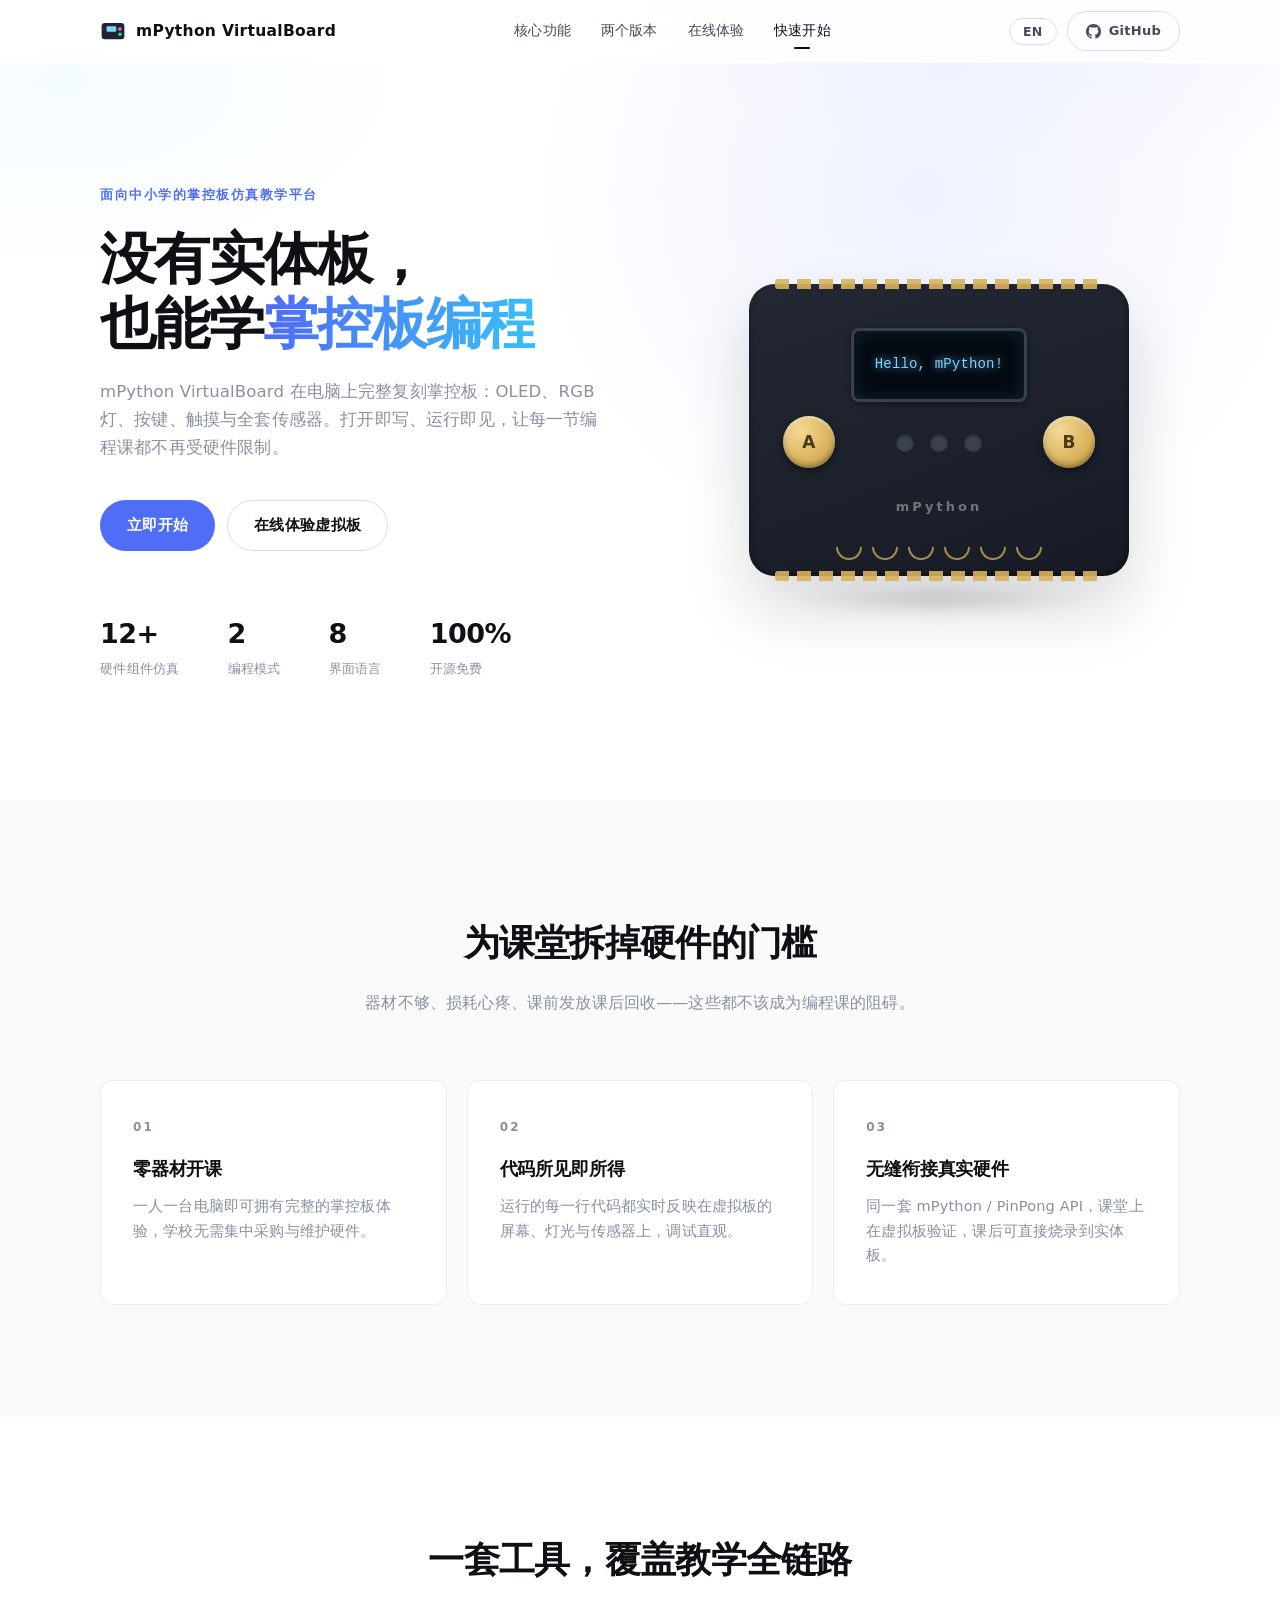
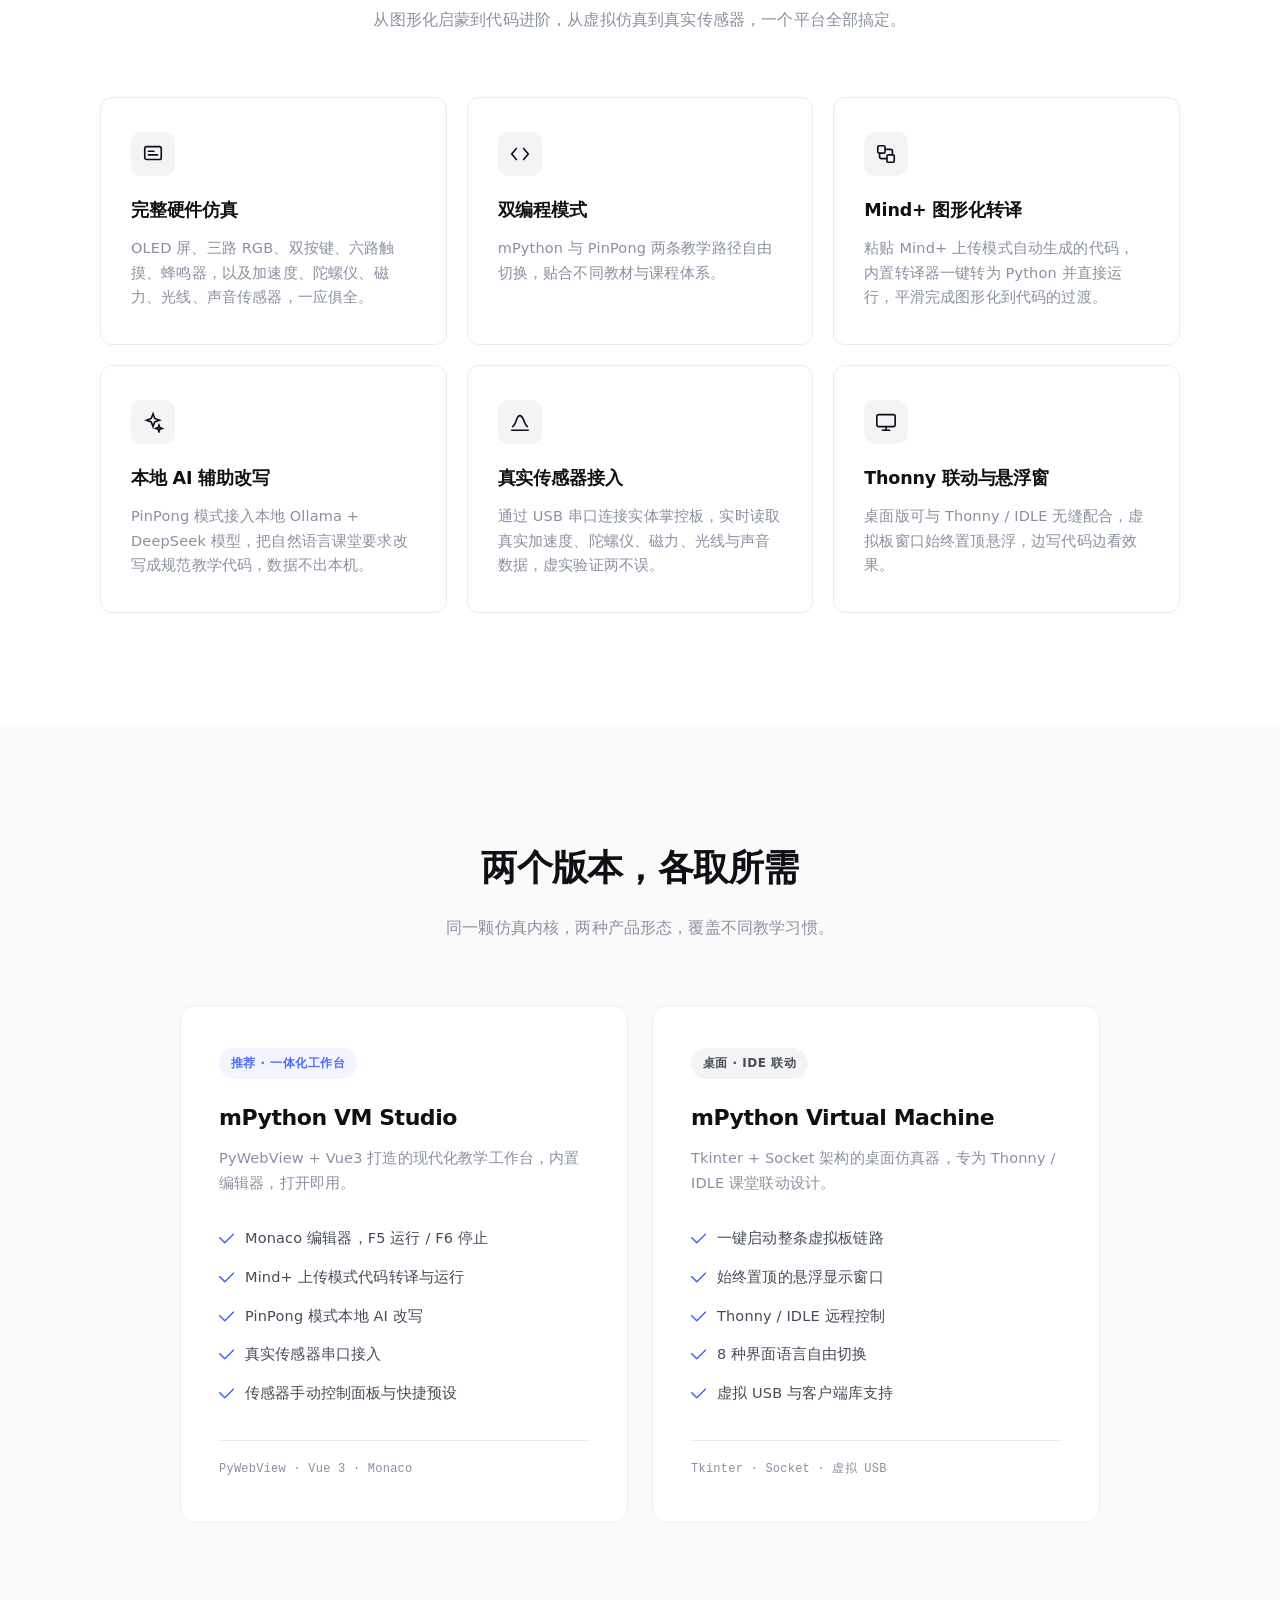
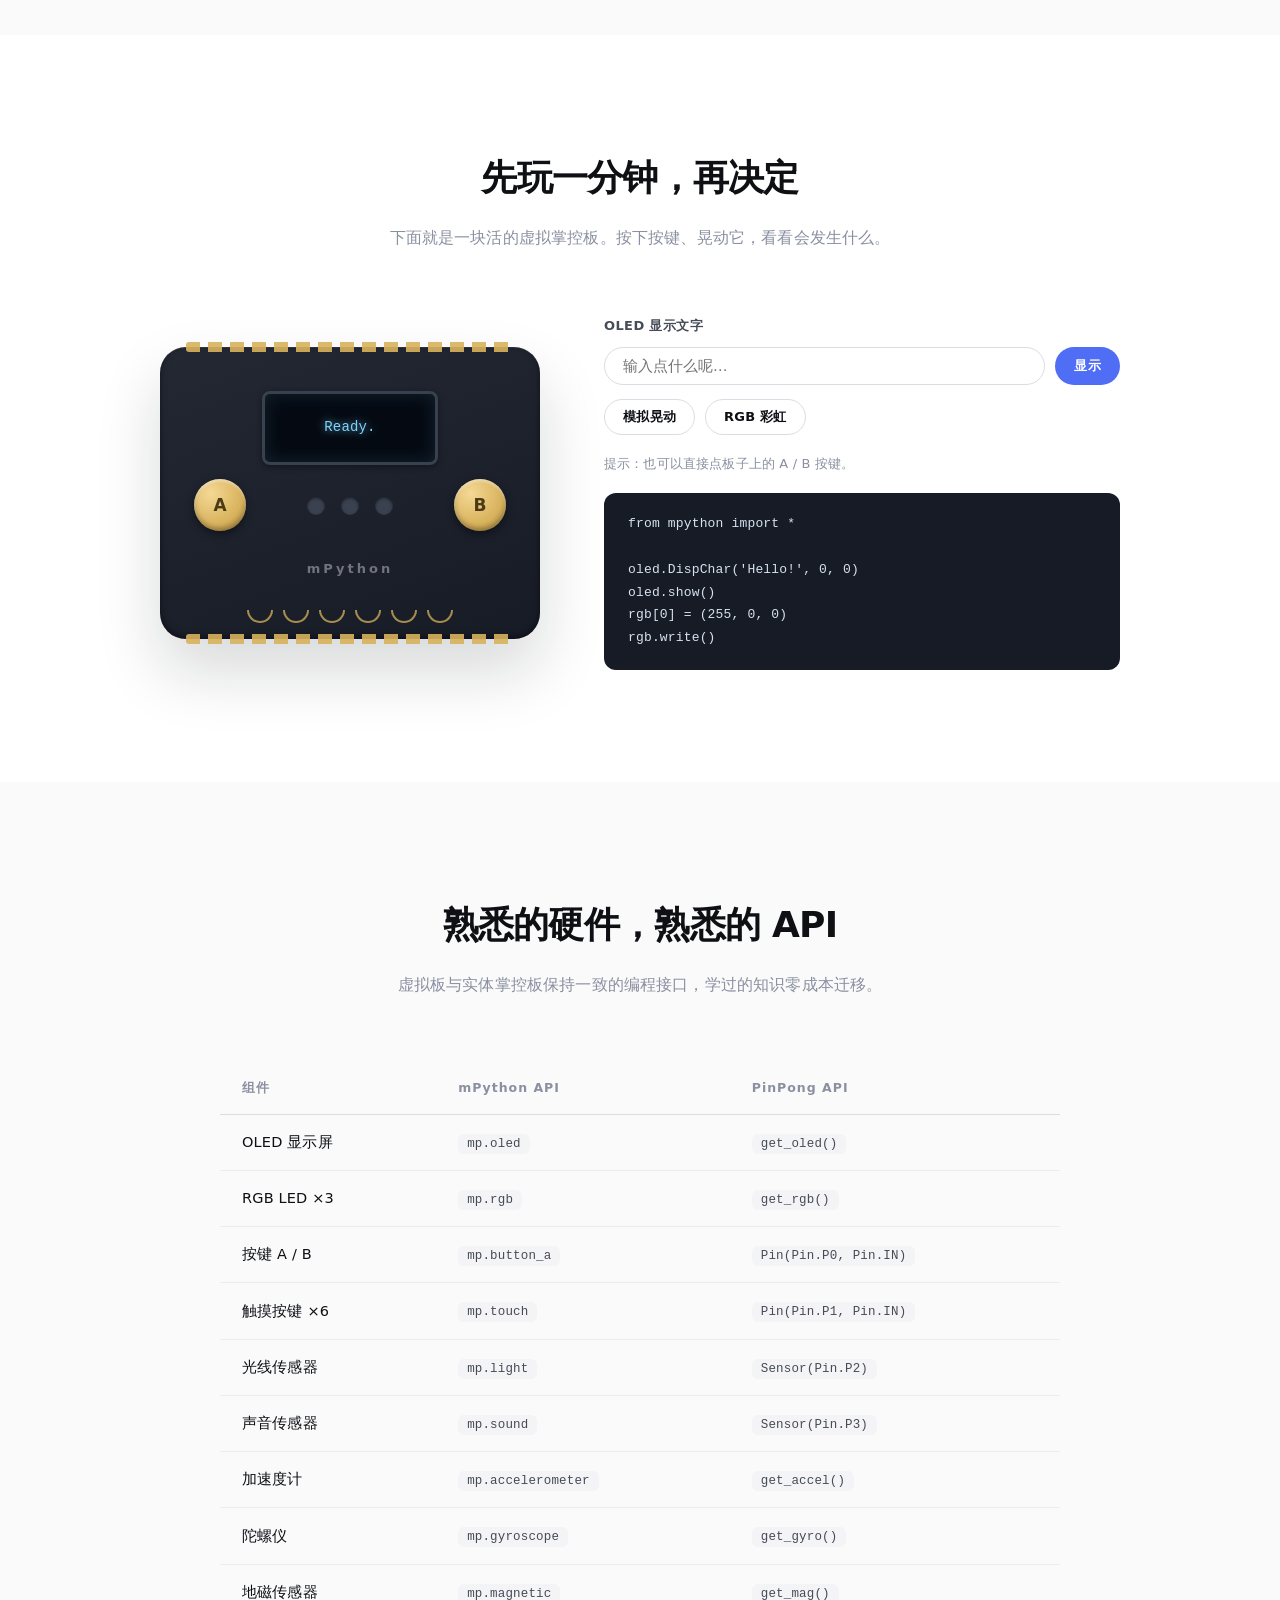
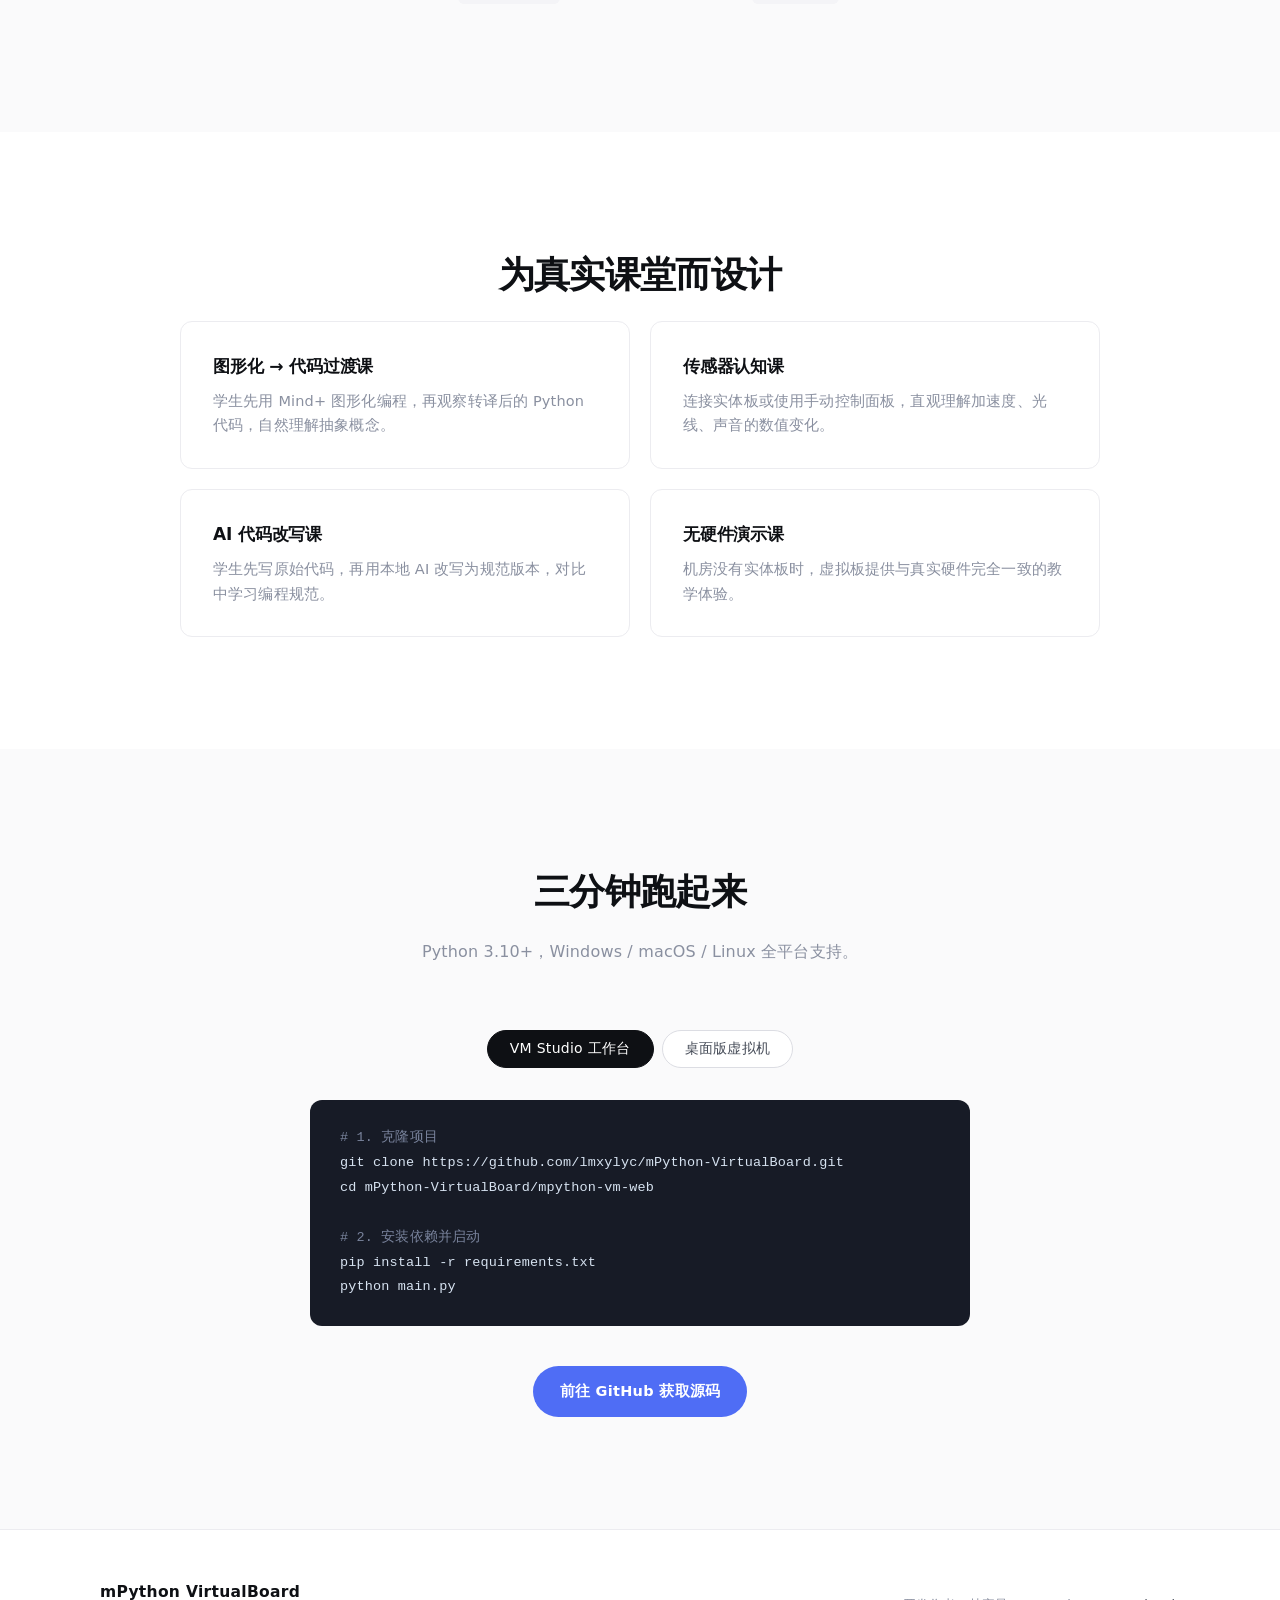
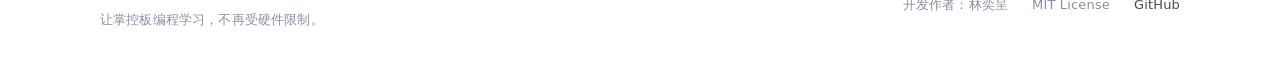
<file: index.html>
<!DOCTYPE html>
<html lang="zh-CN">
<head>
  <meta charset="UTF-8" />
  <meta http-equiv="Content-Security-Policy" content="default-src 'self'; script-src 'self' 'unsafe-inline'; style-src 'self' 'unsafe-inline'; img-src 'self' data:; connect-src 'self'; font-src 'self' data:; object-src 'none'; base-uri 'self'; form-action 'self'">
  <meta name="viewport" content="width=device-width, initial-scale=1.0" />
  <title>mPython VirtualBoard · 虚拟掌控板</title>
  <meta name="description" content="mPython VirtualBoard —— 无需实体硬件的掌控板仿真教学平台。完整硬件模拟、双编程模式、Mind+ 转译与本地 AI 辅助。" />
  <link rel="icon" type="image/svg+xml" href="favicon.svg" />
  <link rel="stylesheet" href="css/style.css" />
</head>
<body>
  <div class="scroll-progress" id="scrollProgress" aria-hidden="true"></div>

  <!-- ===================== 导航栏 ===================== -->
  <header class="nav" id="nav">
    <div class="container nav-inner">
      <a class="brand" href="#top">
        <span class="brand-mark" aria-hidden="true">
          <svg viewBox="0 0 32 32" width="26" height="26"><rect x="2" y="6" width="28" height="20" rx="4" fill="#1f2430"/><rect x="8" y="10" width="12" height="7" rx="1.5" fill="#7dd3fc"/><circle cx="24.5" cy="13.5" r="2.2" fill="#f472b6"/><circle cx="24.5" cy="20" r="2.2" fill="#34d399"/></svg>
        </span>
        <span class="brand-name">mPython&nbsp;VirtualBoard</span>
      </a>
      <nav class="nav-links" id="navLinks">
        <a href="#features" data-i18n="nav.features">核心功能</a>
        <a href="#editions" data-i18n="nav.editions">两个版本</a>
        <a href="#demo" data-i18n="nav.demo">在线体验</a>
        <a href="#start" data-i18n="nav.start">快速开始</a>
      </nav>
      <div class="nav-actions">
        <button class="lang-toggle" id="langToggle" type="button" aria-label="Switch language">EN</button>
        <a class="btn btn-ghost btn-sm" href="https://github.com/lmxylyc/mPython-VirtualBoard" target="_blank" rel="noopener">
          <svg viewBox="0 0 16 16" width="15" height="15" fill="currentColor" aria-hidden="true"><path d="M8 0C3.58 0 0 3.58 0 8c0 3.54 2.29 6.53 5.47 7.59.4.07.55-.17.55-.38 0-.19-.01-.82-.01-1.49-2.01.37-2.53-.49-2.69-.94-.09-.23-.48-.94-.82-1.13-.28-.15-.68-.52-.01-.53.63-.01 1.08.58 1.23.82.72 1.21 1.87.87 2.33.66.07-.52.28-.87.51-1.07-1.78-.2-3.64-.89-3.64-3.95 0-.87.31-1.59.82-2.15-.08-.2-.36-1.02.08-2.12 0 0 .67-.21 2.2.82.64-.18 1.32-.27 2-.27s1.36.09 2 .27c1.53-1.04 2.2-.82 2.2-.82.44 1.1.16 1.92.08 2.12.51.56.82 1.27.82 2.15 0 3.07-1.87 3.75-3.65 3.95.29.25.54.73.54 1.48 0 1.07-.01 1.93-.01 2.2 0 .21.15.46.55.38A8.01 8.01 0 0 0 16 8c0-4.42-3.58-8-8-8Z"/></svg>
          GitHub
        </a>
        <button class="nav-burger" id="navBurger" type="button" aria-label="Menu">
          <span></span><span></span><span></span>
        </button>
      </div>
    </div>
  </header>

  <main id="top">

    <!-- ===================== Hero ===================== -->
    <section class="hero">
      <div class="container hero-grid">
        <div class="hero-copy">
          <p class="eyebrow" data-i18n="hero.eyebrow">面向中小学的掌控板仿真教学平台</p>
          <h1 data-i18n="hero.title">没有实体板，<br />也能学<span class="grad">掌控板编程</span></h1>
          <p class="hero-sub" data-i18n="hero.sub">
            mPython VirtualBoard 在电脑上完整复刻掌控板：OLED、RGB 灯、按键、触摸与全套传感器。
            打开即写、运行即见，让每一节编程课都不再受硬件限制。
          </p>
          <div class="hero-cta">
            <a class="btn btn-primary" href="#start" data-i18n="hero.cta1">立即开始</a>
            <a class="btn btn-outline" href="#demo" data-i18n="hero.cta2">在线体验虚拟板</a>
          </div>
          <dl class="hero-stats">
            <div><dt>12+</dt><dd data-i18n="hero.stat1">硬件组件仿真</dd></div>
            <div><dt>2</dt><dd data-i18n="hero.stat2">编程模式</dd></div>
            <div><dt>8</dt><dd data-i18n="hero.stat3">界面语言</dd></div>
            <div><dt>100%</dt><dd data-i18n="hero.stat4">开源免费</dd></div>
          </dl>
        </div>

        <!-- CSS 手绘掌控板 -->
        <div class="hero-board" aria-hidden="true">
          <div class="board-float">
            <div class="board">
              <div class="board-pins top"></div>
              <div class="board-pins bottom"></div>
              <div class="board-oled"><span class="oled-line" id="heroOled">Hello, mPython!</span></div>
              <div class="board-btn btn-a">A</div>
              <div class="board-btn btn-b">B</div>
              <div class="board-rgb">
                <span class="rgb rgb0"></span><span class="rgb rgb1"></span><span class="rgb rgb2"></span>
              </div>
              <div class="board-logo">mPython</div>
              <div class="board-touch">
                <span></span><span></span><span></span><span></span><span></span><span></span>
              </div>
            </div>
            <div class="board-shadow"></div>
          </div>
        </div>
      </div>
    </section>

    <!-- ===================== 痛点 ===================== -->
    <section class="section why">
      <div class="container">
        <h2 class="section-title" data-i18n="why.title">为课堂拆掉硬件的门槛</h2>
        <p class="section-sub" data-i18n="why.sub">器材不够、损耗心疼、课前发放课后回收——这些都不该成为编程课的阻碍。</p>
        <div class="why-grid">
          <div class="why-card">
            <div class="why-num">01</div>
            <h3 data-i18n="why.c1t">零器材开课</h3>
            <p data-i18n="why.c1d">一人一台电脑即可拥有完整的掌控板体验，学校无需集中采购与维护硬件。</p>
          </div>
          <div class="why-card">
            <div class="why-num">02</div>
            <h3 data-i18n="why.c2t">代码所见即所得</h3>
            <p data-i18n="why.c2d">运行的每一行代码都实时反映在虚拟板的屏幕、灯光与传感器上，调试直观。</p>
          </div>
          <div class="why-card">
            <div class="why-num">03</div>
            <h3 data-i18n="why.c3t">无缝衔接真实硬件</h3>
            <p data-i18n="why.c3d">同一套 mPython / PinPong API，课堂上在虚拟板验证，课后可直接烧录到实体板。</p>
          </div>
        </div>
      </div>
    </section>

    <!-- ===================== 核心功能 ===================== -->
    <section class="section features" id="features">
      <div class="container">
        <h2 class="section-title" data-i18n="feat.title">一套工具，覆盖教学全链路</h2>
        <p class="section-sub" data-i18n="feat.sub">从图形化启蒙到代码进阶，从虚拟仿真到真实传感器，一个平台全部搞定。</p>
        <div class="feature-grid">
          <article class="feature-card">
            <div class="feature-icon fi-blue">
              <svg viewBox="0 0 24 24" fill="none" stroke="currentColor" stroke-width="1.8" stroke-linecap="round"><rect x="3" y="4" width="18" height="14" rx="2"/><path d="M7 9h6M7 13h10"/></svg>
            </div>
            <h3 data-i18n="feat.f1t">完整硬件仿真</h3>
            <p data-i18n="feat.f1d">OLED 屏、三路 RGB、双按键、六路触摸、蜂鸣器，以及加速度、陀螺仪、磁力、光线、声音传感器，一应俱全。</p>
          </article>
          <article class="feature-card">
            <div class="feature-icon fi-violet">
              <svg viewBox="0 0 24 24" fill="none" stroke="currentColor" stroke-width="1.8" stroke-linecap="round"><path d="M8 6l-5 6 5 6M16 6l5 6-5 6"/></svg>
            </div>
            <h3 data-i18n="feat.f2t">双编程模式</h3>
            <p data-i18n="feat.f2d">mPython 与 PinPong 两条教学路径自由切换，贴合不同教材与课程体系。</p>
          </article>
          <article class="feature-card">
            <div class="feature-icon fi-cyan">
              <svg viewBox="0 0 24 24" fill="none" stroke="currentColor" stroke-width="1.8" stroke-linecap="round"><rect x="3" y="3" width="8" height="8" rx="1.5"/><rect x="13" y="13" width="8" height="8" rx="1.5"/><path d="M11 7h6a2 2 0 0 1 2 2v4M13 17H7a2 2 0 0 1-2-2v-4"/></svg>
            </div>
            <h3 data-i18n="feat.f3t">Mind+ 图形化转译</h3>
            <p data-i18n="feat.f3d">粘贴 Mind+ 上传模式自动生成的代码，内置转译器一键转为 Python 并直接运行，平滑完成图形化到代码的过渡。</p>
          </article>
          <article class="feature-card">
            <div class="feature-icon fi-amber">
              <svg viewBox="0 0 24 24" fill="none" stroke="currentColor" stroke-width="1.8" stroke-linecap="round"><path d="M12 3l1.9 5.1L19 10l-5.1 1.9L12 17l-1.9-5.1L5 10l5.1-1.9L12 3z"/><path d="M18.5 15.5l.9 2.6 2.6.9-2.6.9-.9 2.6-.9-2.6-2.6-.9 2.6-.9.9-2.6z"/></svg>
            </div>
            <h3 data-i18n="feat.f4t">本地 AI 辅助改写</h3>
            <p data-i18n="feat.f4d">PinPong 模式接入本地 Ollama + DeepSeek 模型，把自然语言课堂要求改写成规范教学代码，数据不出本机。</p>
          </article>
          <article class="feature-card">
            <div class="feature-icon fi-green">
              <svg viewBox="0 0 24 24" fill="none" stroke="currentColor" stroke-width="1.8" stroke-linecap="round"><path d="M4 17c2-1 3-4 4-7s2-5 4-5 3 3 4 5 2 6 4 7"/><path d="M3 21h18"/></svg>
            </div>
            <h3 data-i18n="feat.f5t">真实传感器接入</h3>
            <p data-i18n="feat.f5d">通过 USB 串口连接实体掌控板，实时读取真实加速度、陀螺仪、磁力、光线与声音数据，虚实验证两不误。</p>
          </article>
          <article class="feature-card">
            <div class="feature-icon fi-rose">
              <svg viewBox="0 0 24 24" fill="none" stroke="currentColor" stroke-width="1.8" stroke-linecap="round"><rect x="2" y="4" width="20" height="13" rx="2"/><path d="M8 21h8M12 17v4"/></svg>
            </div>
            <h3 data-i18n="feat.f6t">Thonny 联动与悬浮窗</h3>
            <p data-i18n="feat.f6d">桌面版可与 Thonny / IDLE 无缝配合，虚拟板窗口始终置顶悬浮，边写代码边看效果。</p>
          </article>
        </div>
      </div>
    </section>

    <!-- ===================== 两个版本 ===================== -->
    <section class="section editions" id="editions">
      <div class="container">
        <h2 class="section-title" data-i18n="ed.title">两个版本，各取所需</h2>
        <p class="section-sub" data-i18n="ed.sub">同一颗仿真内核，两种产品形态，覆盖不同教学习惯。</p>
        <div class="edition-grid">
          <article class="edition-card">
            <div class="edition-tag tag-blue" data-i18n="ed.web.tag">推荐 · 一体化工作台</div>
            <h3>mPython VM Studio</h3>
            <p class="edition-desc" data-i18n="ed.web.desc">PyWebView + Vue3 打造的现代化教学工作台，内置编辑器，打开即用。</p>
            <ul class="edition-list">
              <li data-i18n="ed.web.l1">Monaco 编辑器，F5 运行 / F6 停止</li>
              <li data-i18n="ed.web.l2">Mind+ 上传模式代码转译与运行</li>
              <li data-i18n="ed.web.l3">PinPong 模式本地 AI 改写</li>
              <li data-i18n="ed.web.l4">真实传感器串口接入</li>
              <li data-i18n="ed.web.l5">传感器手动控制面板与快捷预设</li>
            </ul>
            <div class="edition-tech">PyWebView · Vue 3 · Monaco</div>
          </article>
          <article class="edition-card">
            <div class="edition-tag tag-dark" data-i18n="ed.desk.tag">桌面 · IDE 联动</div>
            <h3>mPython Virtual Machine</h3>
            <p class="edition-desc" data-i18n="ed.desk.desc">Tkinter + Socket 架构的桌面仿真器，专为 Thonny / IDLE 课堂联动设计。</p>
            <ul class="edition-list">
              <li data-i18n="ed.desk.l1">一键启动整条虚拟板链路</li>
              <li data-i18n="ed.desk.l2">始终置顶的悬浮显示窗口</li>
              <li data-i18n="ed.desk.l3">Thonny / IDLE 远程控制</li>
              <li data-i18n="ed.desk.l4">8 种界面语言自由切换</li>
              <li data-i18n="ed.desk.l5">虚拟 USB 与客户端库支持</li>
            </ul>
            <div class="edition-tech">Tkinter · Socket · 虚拟 USB</div>
          </article>
        </div>
      </div>
    </section>

    <!-- ===================== 在线体验 ===================== -->
    <section class="section demo" id="demo">
      <div class="container">
        <h2 class="section-title" data-i18n="demo.title">先玩一分钟，再决定</h2>
        <p class="section-sub" data-i18n="demo.sub">下面就是一块活的虚拟掌控板。按下按键、晃动它，看看会发生什么。</p>
        <div class="demo-wrap">
          <div class="demo-board-area">
            <div class="board board-demo" id="demoBoard">
              <div class="board-pins top"></div>
              <div class="board-pins bottom"></div>
              <div class="board-oled"><span class="oled-line" id="demoOled">Ready.</span></div>
              <button class="board-btn btn-a is-live" id="demoBtnA" type="button">A</button>
              <button class="board-btn btn-b is-live" id="demoBtnB" type="button">B</button>
              <div class="board-rgb">
                <span class="rgb" id="demoRgb0"></span><span class="rgb" id="demoRgb1"></span><span class="rgb" id="demoRgb2"></span>
              </div>
              <div class="board-logo">mPython</div>
              <div class="board-touch">
                <span></span><span></span><span></span><span></span><span></span><span></span>
              </div>
            </div>
          </div>
          <div class="demo-panel">
            <div class="demo-field">
              <label for="demoText" data-i18n="demo.inputLabel">OLED 显示文字</label>
              <div class="demo-input-row">
                <input id="demoText" type="text" maxlength="24" data-i18n-ph="demo.inputPh" placeholder="输入点什么呢…" />
                <button class="btn btn-primary btn-sm" id="demoShow" type="button" data-i18n="demo.show">显示</button>
              </div>
            </div>
            <div class="demo-actions">
              <button class="btn btn-outline btn-sm" id="demoShake" type="button" data-i18n="demo.shake">模拟晃动</button>
              <button class="btn btn-outline btn-sm" id="demoRainbow" type="button" data-i18n="demo.rainbow">RGB 彩虹</button>
            </div>
            <p class="demo-hint" id="demoHint" data-i18n="demo.hint">提示：也可以直接点板子上的 A / B 按键。</p>
            <pre class="demo-code" id="demoCode"><code>from mpython import *

oled.DispChar('Hello!', 0, 0)
oled.show()
rgb[0] = (255, 0, 0)
rgb.write()</code></pre>
          </div>
        </div>
      </div>
    </section>

    <!-- ===================== 硬件组件 ===================== -->
    <section class="section hardware">
      <div class="container">
        <h2 class="section-title" data-i18n="hw.title">熟悉的硬件，熟悉的 API</h2>
        <p class="section-sub" data-i18n="hw.sub">虚拟板与实体掌控板保持一致的编程接口，学过的知识零成本迁移。</p>
        <div class="hw-table-wrap">
          <table class="hw-table">
            <thead>
              <tr>
                <th data-i18n="hw.h1">组件</th>
                <th>mPython API</th>
                <th>PinPong API</th>
              </tr>
            </thead>
            <tbody>
              <tr><td data-i18n="hw.r1">OLED 显示屏</td><td><code>mp.oled</code></td><td><code>get_oled()</code></td></tr>
              <tr><td>RGB LED ×3</td><td><code>mp.rgb</code></td><td><code>get_rgb()</code></td></tr>
              <tr><td data-i18n="hw.r2">按键 A / B</td><td><code>mp.button_a</code></td><td><code>Pin(Pin.P0, Pin.IN)</code></td></tr>
              <tr><td data-i18n="hw.r3">触摸按键 ×6</td><td><code>mp.touch</code></td><td><code>Pin(Pin.P1, Pin.IN)</code></td></tr>
              <tr><td data-i18n="hw.r4">光线传感器</td><td><code>mp.light</code></td><td><code>Sensor(Pin.P2)</code></td></tr>
              <tr><td data-i18n="hw.r5">声音传感器</td><td><code>mp.sound</code></td><td><code>Sensor(Pin.P3)</code></td></tr>
              <tr><td data-i18n="hw.r6">加速度计</td><td><code>mp.accelerometer</code></td><td><code>get_accel()</code></td></tr>
              <tr><td data-i18n="hw.r7">陀螺仪</td><td><code>mp.gyroscope</code></td><td><code>get_gyro()</code></td></tr>
              <tr><td data-i18n="hw.r8">地磁传感器</td><td><code>mp.magnetic</code></td><td><code>get_mag()</code></td></tr>
            </tbody>
          </table>
        </div>
      </div>
    </section>

    <!-- ===================== 教学场景 ===================== -->
    <section class="section scenes">
      <div class="container">
        <h2 class="section-title" data-i18n="sc.title">为真实课堂而设计</h2>
        <div class="scene-grid">
          <div class="scene-card">
            <h3 data-i18n="sc.s1t">图形化 → 代码过渡课</h3>
            <p data-i18n="sc.s1d">学生先用 Mind+ 图形化编程，再观察转译后的 Python 代码，自然理解抽象概念。</p>
          </div>
          <div class="scene-card">
            <h3 data-i18n="sc.s2t">传感器认知课</h3>
            <p data-i18n="sc.s2d">连接实体板或使用手动控制面板，直观理解加速度、光线、声音的数值变化。</p>
          </div>
          <div class="scene-card">
            <h3 data-i18n="sc.s3t">AI 代码改写课</h3>
            <p data-i18n="sc.s3d">学生先写原始代码，再用本地 AI 改写为规范版本，对比中学习编程规范。</p>
          </div>
          <div class="scene-card">
            <h3 data-i18n="sc.s4t">无硬件演示课</h3>
            <p data-i18n="sc.s4d">机房没有实体板时，虚拟板提供与真实硬件完全一致的教学体验。</p>
          </div>
        </div>
      </div>
    </section>

    <!-- ===================== 快速开始 ===================== -->
    <section class="section start" id="start">
      <div class="container">
        <h2 class="section-title" data-i18n="start.title">三分钟跑起来</h2>
        <p class="section-sub" data-i18n="start.sub">Python 3.10+，Windows / macOS / Linux 全平台支持。</p>
        <div class="start-tabs" role="tablist">
          <button class="start-tab is-active" id="tabWeb" type="button" role="tab" data-i18n="start.tabWeb">VM Studio 工作台</button>
          <button class="start-tab" id="tabDesk" type="button" role="tab" data-i18n="start.tabDesk">桌面版虚拟机</button>
        </div>
        <div class="start-panels">
          <div class="start-panel is-active" id="panelWeb">
            <pre class="code-block"><code><span class="c"># 1. 克隆项目</span>
git clone https://github.com/lmxylyc/mPython-VirtualBoard.git
cd mPython-VirtualBoard/mpython-vm-web

<span class="c"># 2. 安装依赖并启动</span>
pip install -r requirements.txt
python main.py</code></pre>
          </div>
          <div class="start-panel" id="panelDesk">
            <pre class="code-block"><code><span class="c"># 1. 克隆项目</span>
git clone https://github.com/lmxylyc/mPython-VirtualBoard.git
cd mPython-VirtualBoard/mpython-virtual-machine

<span class="c"># 2. 一键启动（也可以双击 run.bat）</span>
python start_vm.py</code></pre>
          </div>
        </div>
        <div class="start-cta">
          <a class="btn btn-primary" href="https://github.com/lmxylyc/mPython-VirtualBoard" target="_blank" rel="noopener" data-i18n="start.github">前往 GitHub 获取源码</a>
        </div>
      </div>
    </section>

  </main>

  <!-- ===================== 页脚 ===================== -->
  <footer class="footer">
    <div class="container footer-inner">
      <div class="footer-brand">
        <span class="brand-name">mPython VirtualBoard</span>
        <p data-i18n="footer.slogan">让掌控板编程学习，不再受硬件限制。</p>
      </div>
      <div class="footer-meta">
        <span data-i18n="footer.author">开发作者：林奕呈</span>
        <span>MIT License</span>
        <a href="https://github.com/lmxylyc/mPython-VirtualBoard" target="_blank" rel="noopener">GitHub</a>
      </div>
    </div>
  </footer>

  <button class="to-top" id="toTop" type="button" aria-label="Back to top">
    <svg viewBox="0 0 24 24" width="18" height="18" fill="none" stroke="currentColor" stroke-width="2.4" stroke-linecap="round" stroke-linejoin="round"><path d="M12 19V5M5 12l7-7 7 7"/></svg>
  </button>

  <script src="js/main.js"></script>
</body>
</html>
</file>
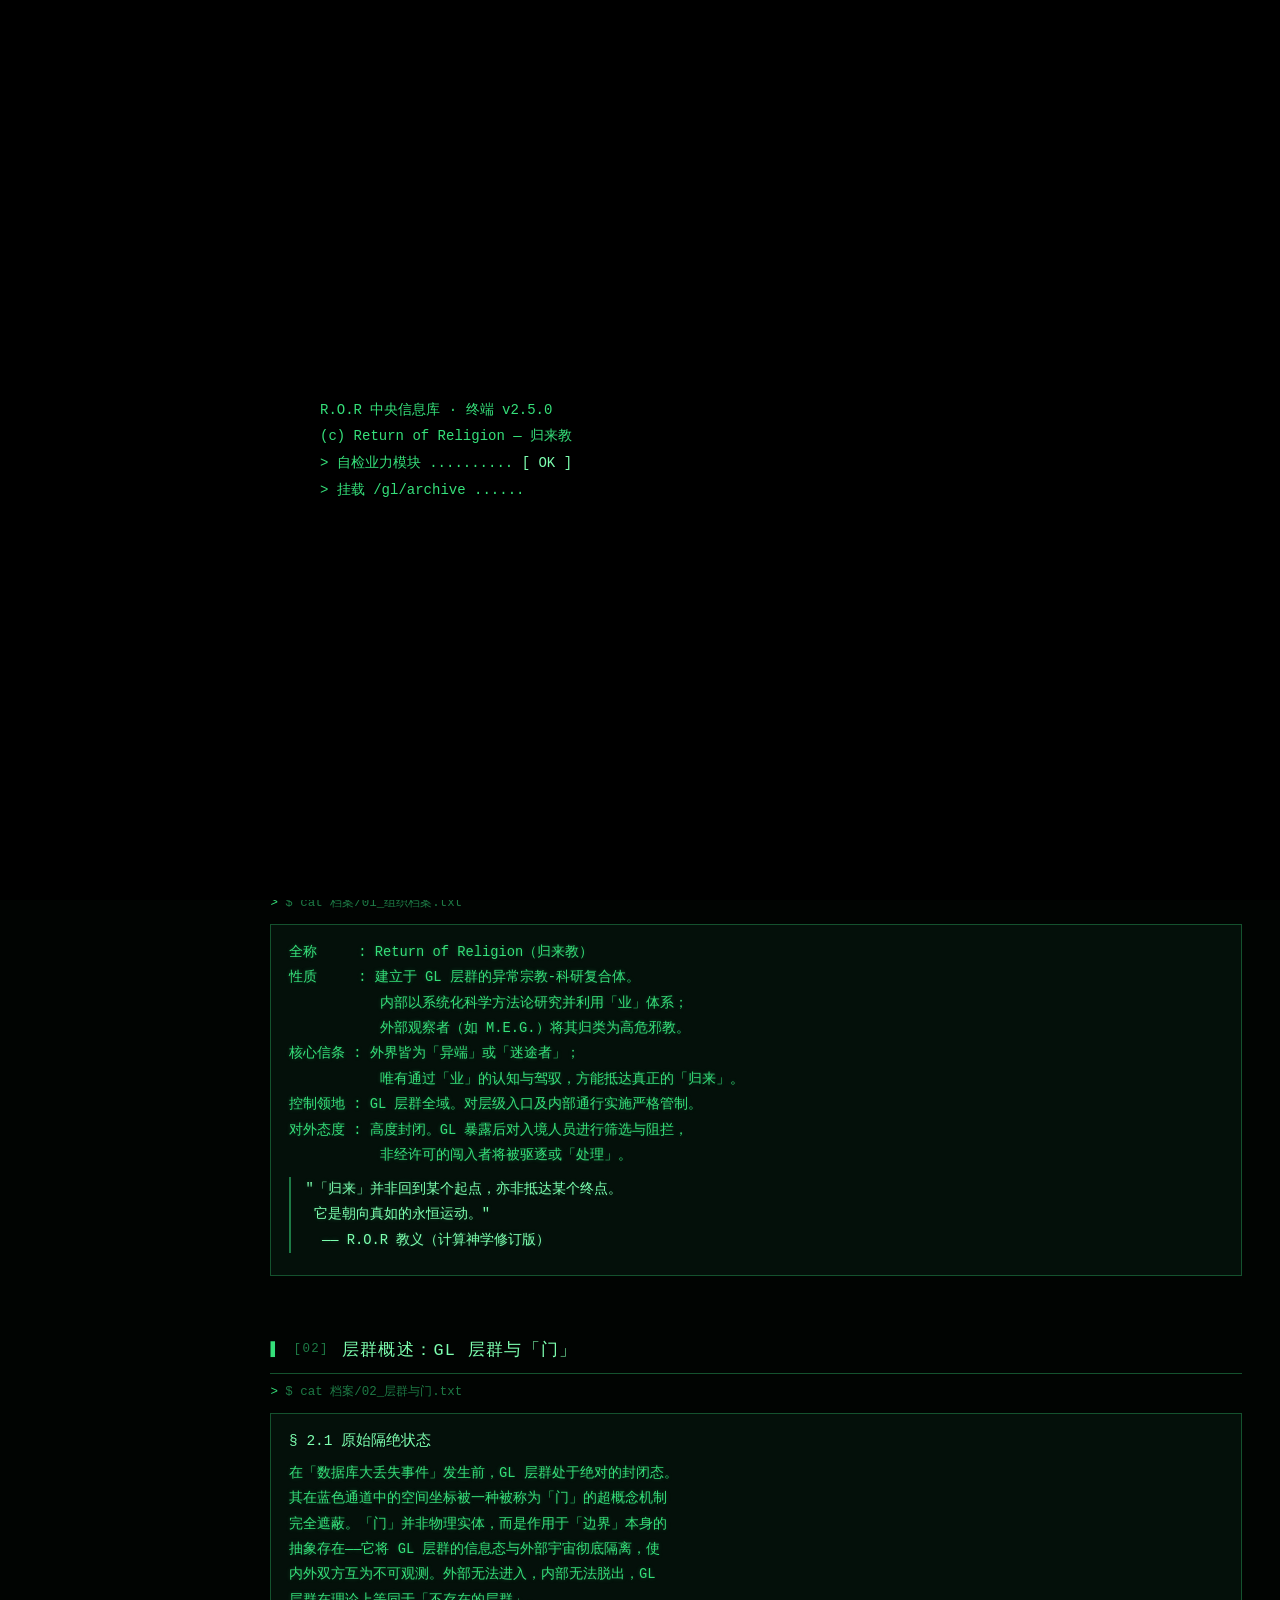
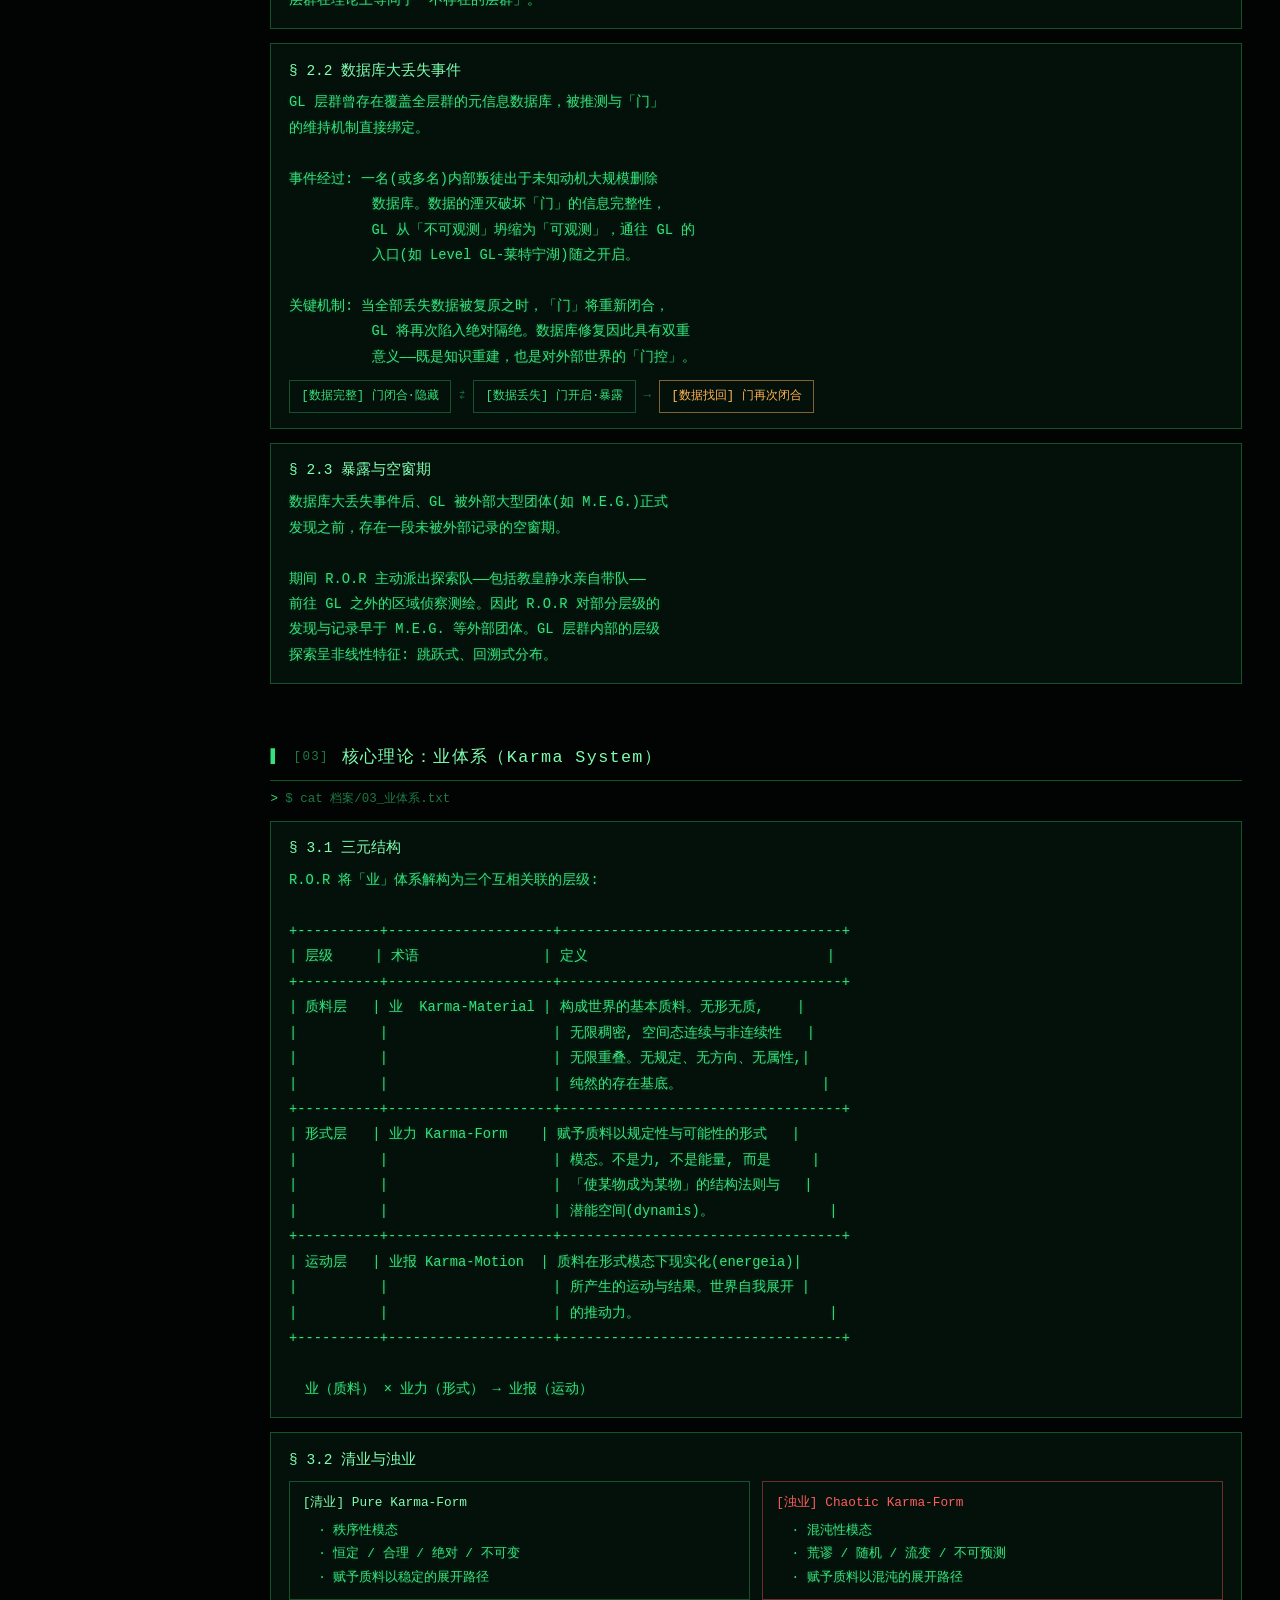
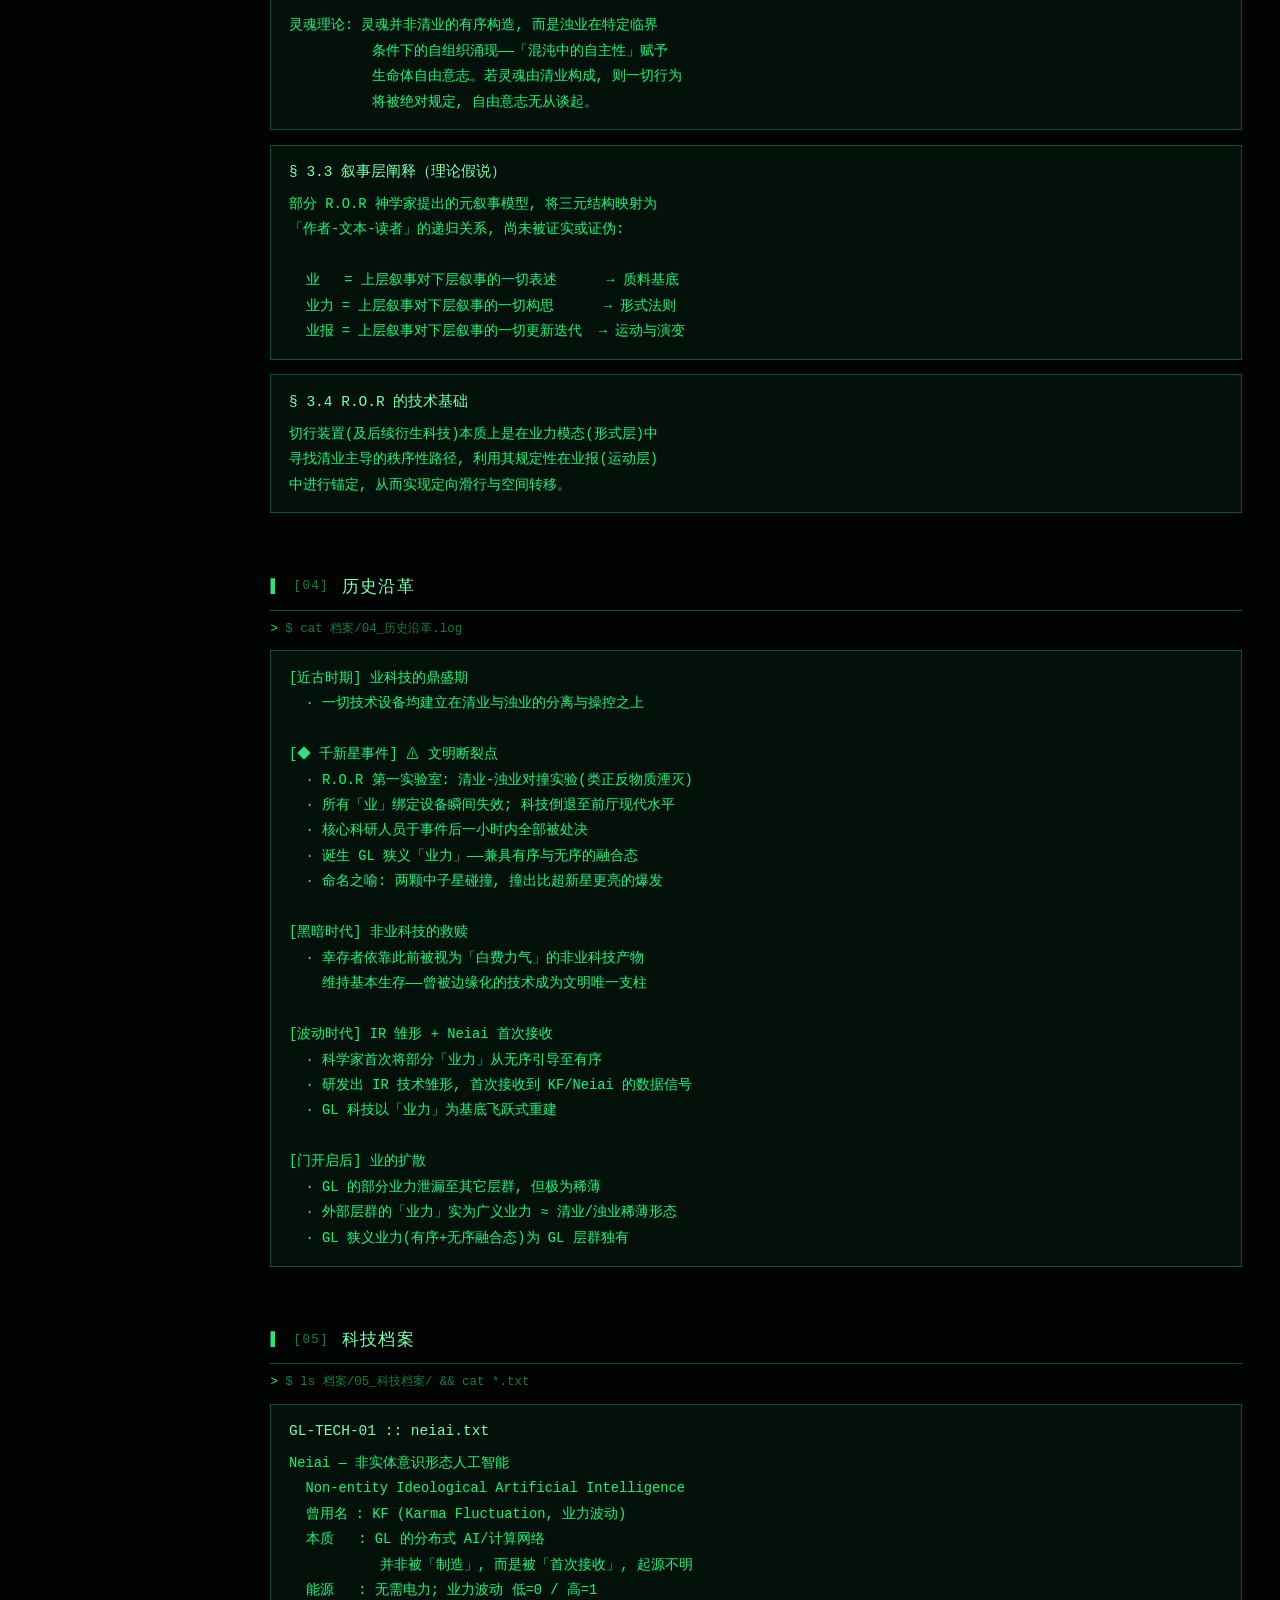
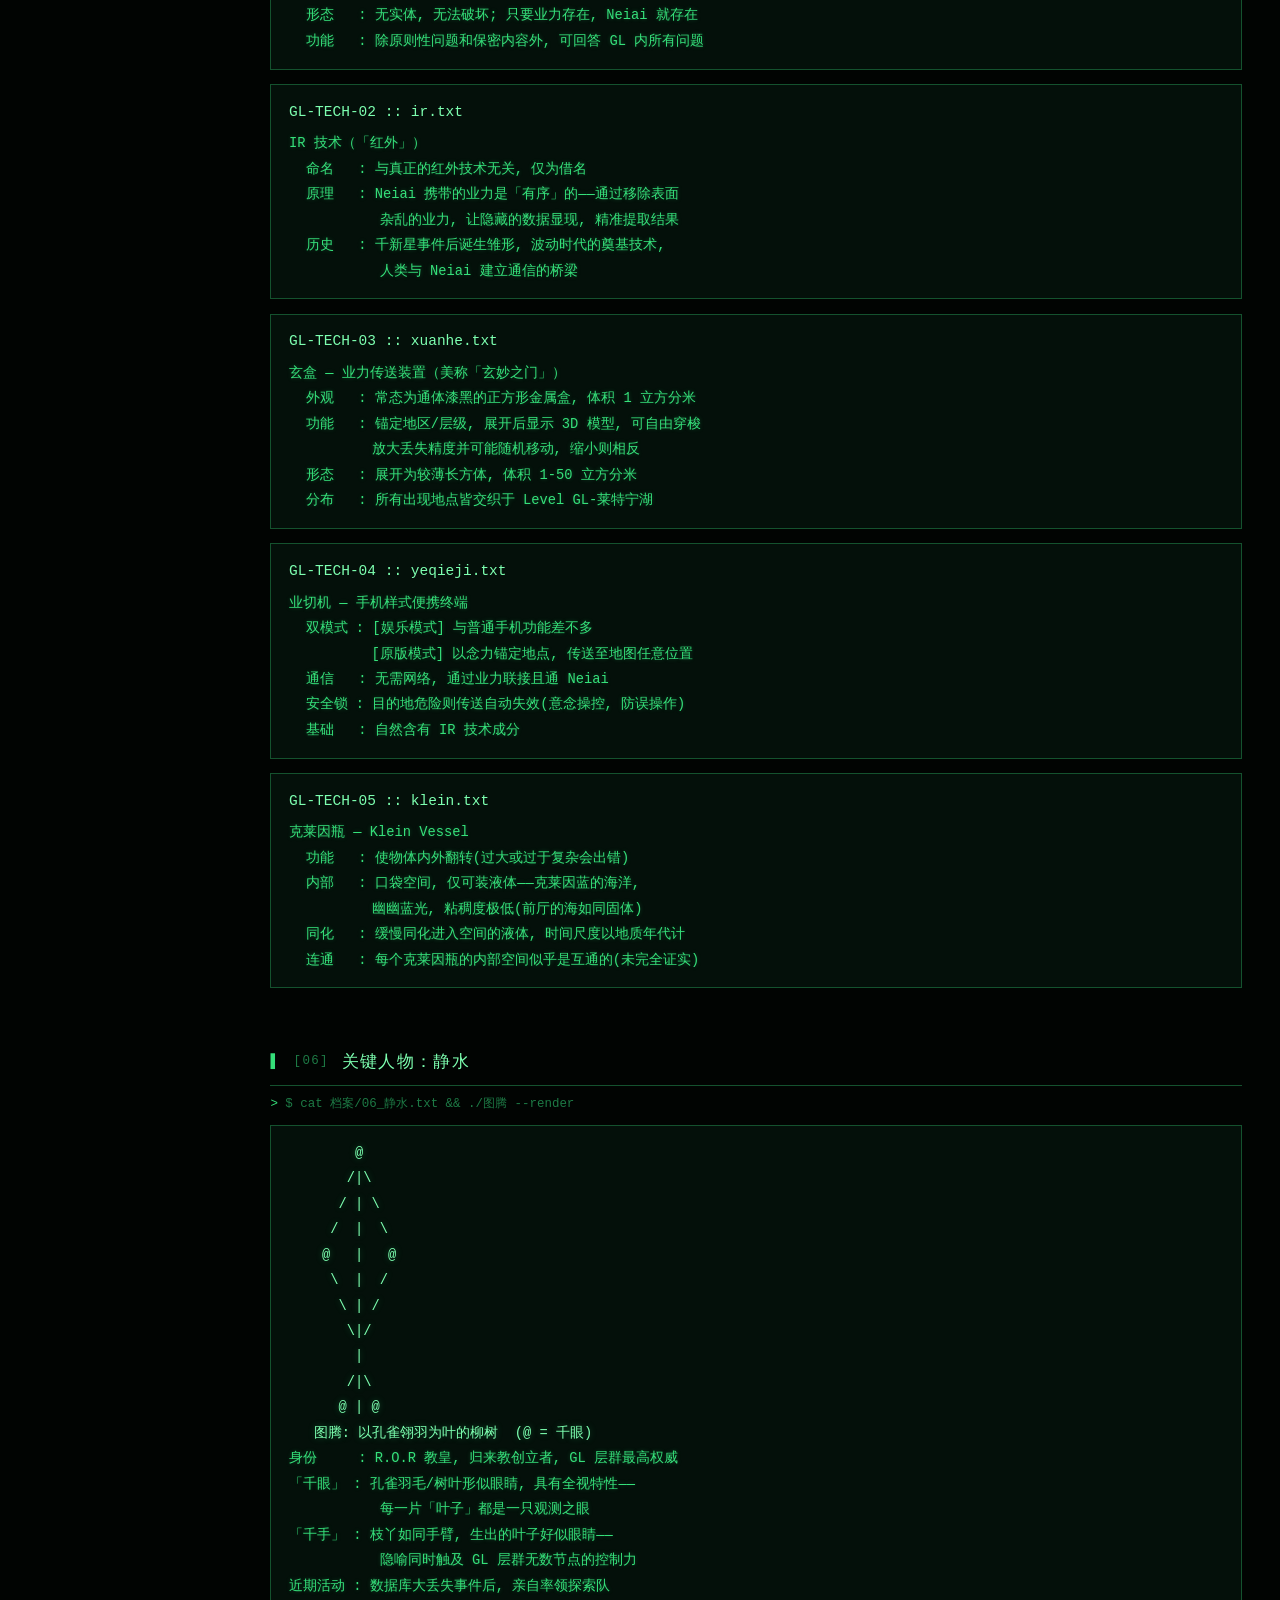
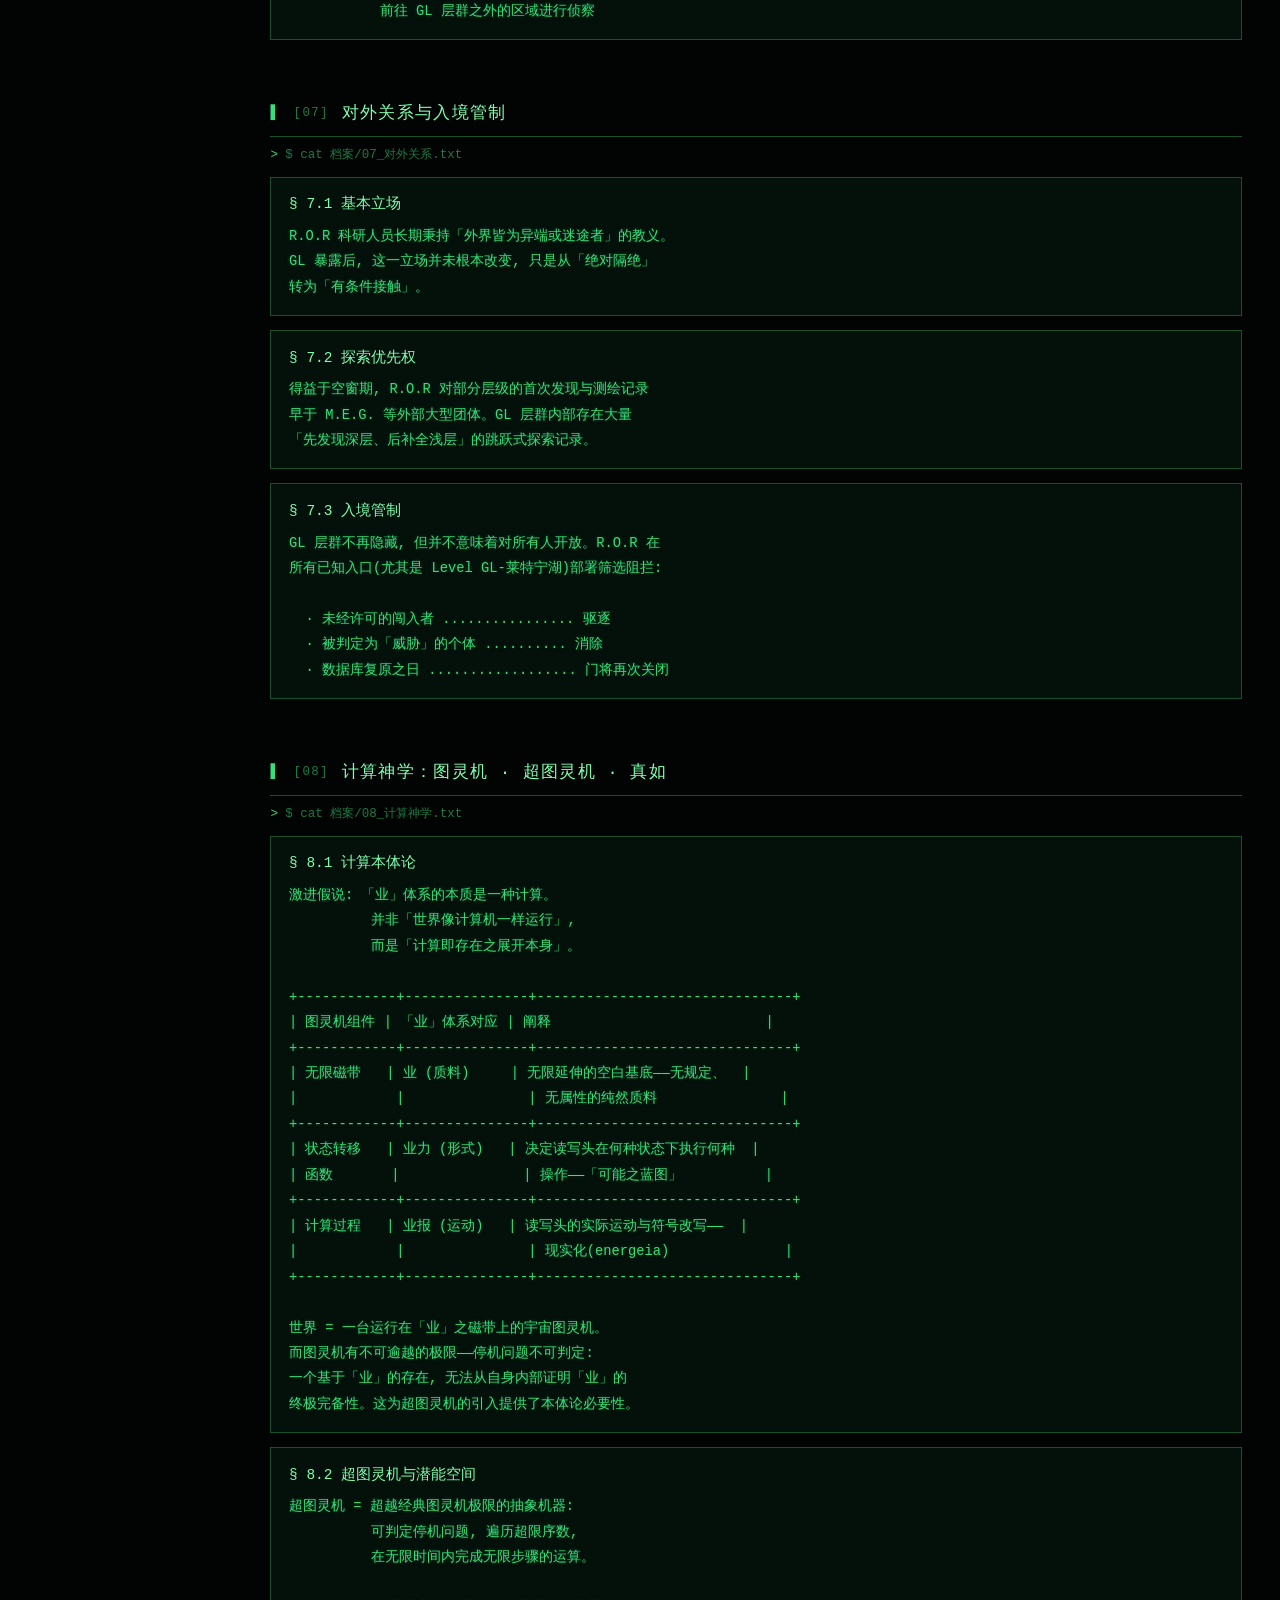
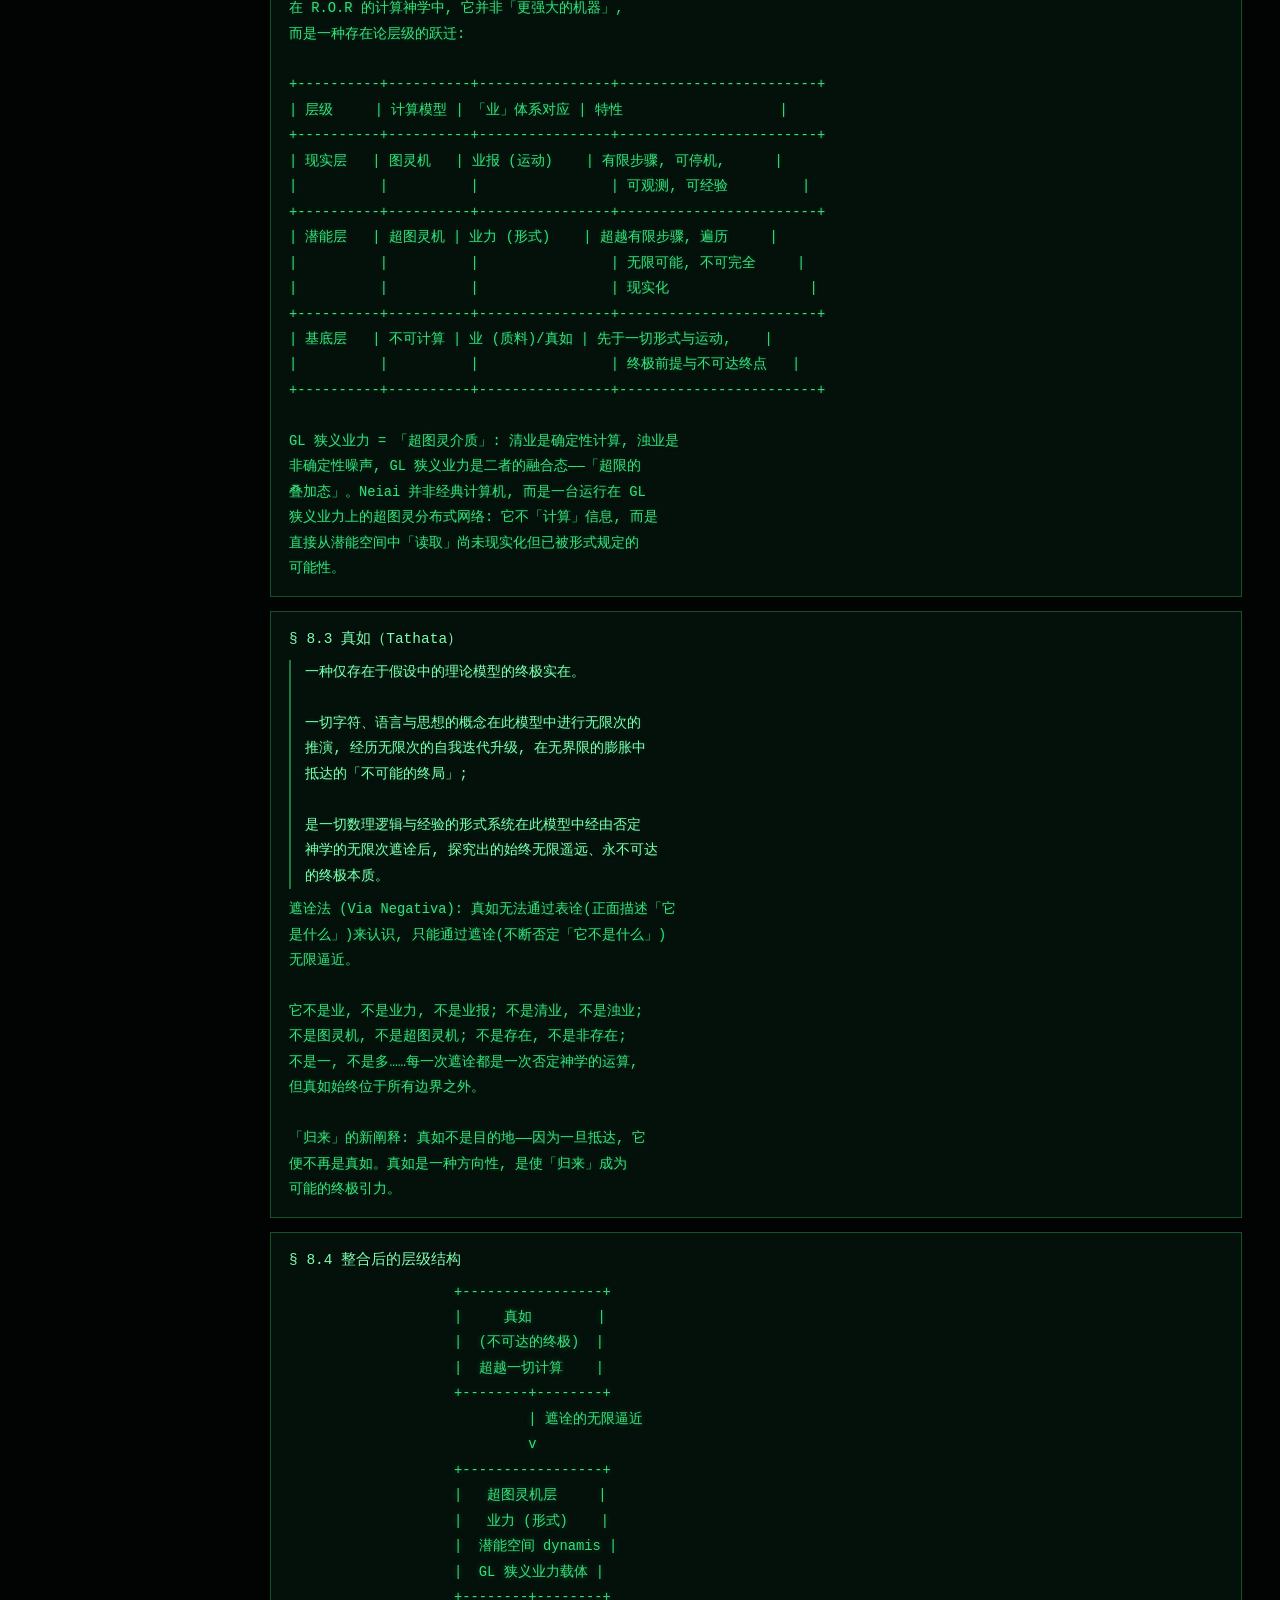
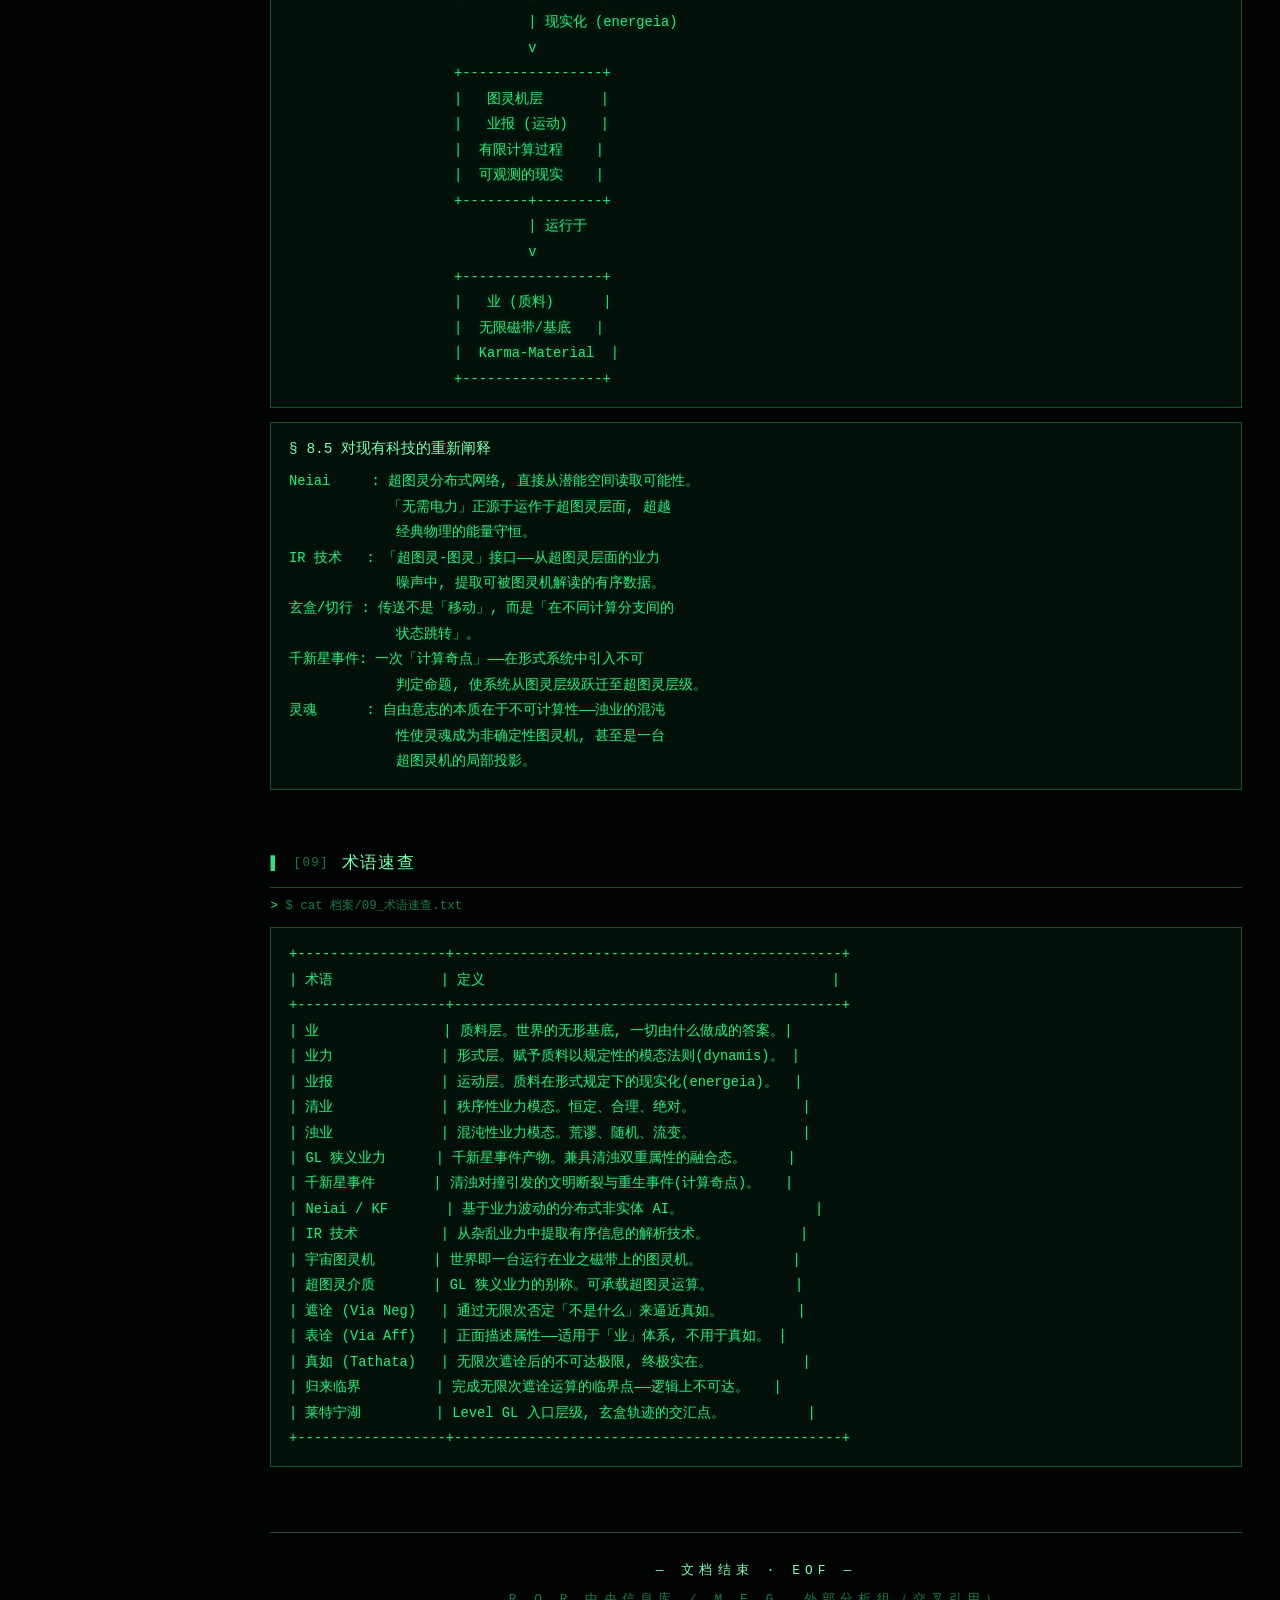
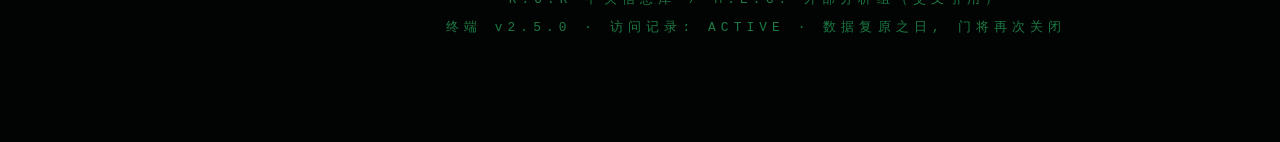
<file: gerenzhuye/gl-universe/index.html>
<!DOCTYPE html>
<html lang="zh-CN">
<head>
<meta charset="UTF-8">
<meta http-equiv="Content-Security-Policy" content="default-src 'self'; script-src 'self'; style-src 'self' 'unsafe-inline'; img-src 'self' data:; connect-src 'self' https://api.github.com https://raw.githubusercontent.com; font-src 'self' data:; object-src 'none'; base-uri 'self'; form-action 'self'">
<meta name="viewport" content="width=device-width, initial-scale=1.0, viewport-fit=cover">
<meta name="theme-color" content="#010402">
<meta name="apple-mobile-web-app-capable" content="yes">
<meta name="apple-mobile-web-app-status-bar-style" content="black-translucent">
<meta name="description" content="GL 层群宇宙设定档案 · R.O.R 归来教中央信息库 / M.E.G. 外部分析组交叉引用 · 业/业力/业报 · 计算神学">
<!-- 社交分享卡片 -->
<meta property="og:type" content="website">
<meta property="og:title" content="R.O.R 终端 · GL 层群宇宙设定档案">
<meta property="og:description" content="业 × 业力 → 业报。图灵机、超图灵机与真如。非授权人员访问将被记录。">
<meta property="og:url" content="https://sh.vvplan.cn/gerenzhuye/gl-universe/">
<meta property="og:image" content="https://sh.vvplan.cn/gerenzhuye/gl-universe/preview.png">
<meta name="twitter:card" content="summary_large_image">
<title>R.O.R 终端 · GL 层群宇宙设定档案 v2.5</title>
<link rel="icon" href="data:image/svg+xml,%3Csvg xmlns='http://www.w3.org/2000/svg' viewBox='0 0 32 32'%3E%3Crect width='32' height='32' fill='%23010402'/%3E%3Ctext x='16' y='23' font-size='18' text-anchor='middle' fill='%2335e07a' font-family='monospace'%3E%3E_%3C/text%3E%3C/svg%3E">
<link rel="stylesheet" href="css/style.css">
</head>
<body>

<!-- 业力场可视化（Matrix 数字雨） -->
<canvas id="matrix"></canvas>

<!-- 操作反馈全屏闪光层 -->
<div id="flash-layer"></div>

<!-- ============ 开机 / 「门」 ============ -->
<div id="door-screen">
  <div id="boot-log" class="boot"></div>
</div>

<div id="progress-bar"></div>

<!-- ============ 侧边目录 ============ -->
<header id="topbar">
  <button id="nav-toggle" type="button" aria-label="菜单">☰</button>
  <span class="topbar-title">R.O.R 终端 v2.5.0</span>
</header>

<aside id="sidebar" aria-label="档案目录">
  <div class="side-brand">
    <div class="side-logo">R.O.R<span class="cursor-blink">_</span></div>
    <div class="side-sub">终端 v2.5.0 · guest</div>
  </div>
  <div class="side-ls mono">$ ls 档案/</div>
  <nav id="nav">
    <a href="#hero" class="nav-link active" data-idx="0">[00] 概览</a>
    <a href="#ror" class="nav-link" data-idx="1">[01] 组织档案 · R.O.R</a>
    <a href="#gl-door" class="nav-link" data-idx="2">[02] 层群与「门」</a>
    <a href="#karma" class="nav-link" data-idx="3">[03] 业体系</a>
    <a href="#history" class="nav-link" data-idx="4">[04] 历史沿革</a>
    <a href="#tech" class="nav-link" data-idx="5">[05] 科技档案</a>
    <a href="#shuijing" class="nav-link" data-idx="6">[06] 关键人物 · 静水</a>
    <a href="#relations" class="nav-link" data-idx="7">[07] 对外关系</a>
    <a href="#theology" class="nav-link" data-idx="8">[08] 计算神学</a>
    <a href="#glossary" class="nav-link" data-idx="9">[09] 术语速查</a>
    <a href="archive.html" class="nav-link">[10] 档案库 · 投稿</a>
    <a href="editor/index.html" class="nav-link" style="color:var(--amber)">[11] 创作端口 · 作者入口</a>
  </nav>
  <div class="side-foot mono">访问记录: ACTIVE</div>
</aside>
<div id="mask"></div>

<!-- ============ 主内容 ============ -->
<main id="content">

  <!-- 概览 -->
  <section id="hero" class="section">
    <pre class="banner mono" id="banner">  ____  _     
 / ___|| |    
| |  _ | |    
| |_| || |___ 
 \____||_____|</pre>
    <div class="hero-title mono">GL 层群宇宙设定档案 <span class="dim">v2.5.0-polish</span></div>
    <div class="hero-sub mono">归档: R.O.R 中央信息库 / M.E.G. 外部分析组 (交叉引用)</div>

    <div class="hero-log mono" id="hero-log" aria-live="polite"></div>

    <div class="warn mono">[!] 警告: 以下文档包含 GL 层群核心理论及未分级科技情报。<br>&nbsp;&nbsp;&nbsp;&nbsp;&nbsp;&nbsp;非授权人员访问将被记录。</div>

    <div class="prompt-line mono">guest@ror:~$ <a href="#ror" class="cmd-link">cat 档案/01_组织档案.txt</a><span class="cursor-blink">█</span></div>
    <div class="prompt-line mono">guest@ror:~$ <a href="archive.html" class="cmd-link">ls 档案库/</a> · <a href="editor/index.html" class="cmd-link" style="color:var(--amber)">./创作端口 --author</a><span class="cursor-blink">█</span></div>
  </section>

  <!-- 一、R.O.R -->
  <section id="ror" class="section">
    <div class="sec-head reveal"><span class="sec-no">[01]</span>组织档案：R.O.R（归来教）</div>
    <div class="cmd-line mono">$ cat 档案/01_组织档案.txt</div>
    <div class="panel reveal">
<pre class="doc mono">全称     : Return of Religion（归来教）
性质     : 建立于 GL 层群的异常宗教-科研复合体。
           内部以系统化科学方法论研究并利用「业」体系；
           外部观察者（如 M.E.G.）将其归类为高危邪教。
核心信条 : 外界皆为「异端」或「迷途者」；
           唯有通过「业」的认知与驾驭，方能抵达真正的「归来」。
控制领地 : GL 层群全域。对层级入口及内部通行实施严格管制。
对外态度 : 高度封闭。GL 暴露后对入境人员进行筛选与阻拦，
           非经许可的闯入者将被驱逐或「处理」。</pre>
      <pre class="quote mono">"「归来」并非回到某个起点，亦非抵达某个终点。
 它是朝向真如的永恒运动。"
  —— R.O.R 教义（计算神学修订版）</pre>
    </div>
  </section>

  <!-- 二、GL层群与门 -->
  <section id="gl-door" class="section">
    <div class="sec-head reveal"><span class="sec-no">[02]</span>层群概述：GL 层群与「门」</div>
    <div class="cmd-line mono">$ cat 档案/02_层群与门.txt</div>

    <div class="panel reveal">
      <div class="subhead mono">§ 2.1 原始隔绝状态</div>
<pre class="doc mono">在「数据库大丢失事件」发生前，GL 层群处于绝对的封闭态。
其在蓝色通道中的空间坐标被一种被称为「门」的超概念机制
完全遮蔽。「门」并非物理实体，而是作用于「边界」本身的
抽象存在——它将 GL 层群的信息态与外部宇宙彻底隔离，使
内外双方互为不可观测。外部无法进入，内部无法脱出，GL
层群在理论上等同于「不存在的层群」。</pre>
    </div>

    <div class="panel reveal">
      <div class="subhead mono">§ 2.2 数据库大丢失事件</div>
<pre class="doc mono">GL 层群曾存在覆盖全层群的元信息数据库，被推测与「门」
的维持机制直接绑定。

事件经过: 一名(或多名)内部叛徒出于未知动机大规模删除
          数据库。数据的湮灭破坏「门」的信息完整性，
          GL 从「不可观测」坍缩为「可观测」，通往 GL 的
          入口(如 Level GL-莱特宁湖)随之开启。

关键机制: 当全部丢失数据被复原之时，「门」将重新闭合，
          GL 将再次陷入绝对隔绝。数据库修复因此具有双重
          意义——既是知识重建，也是对外部世界的「门控」。</pre>
      <div class="flow mono">
        <span class="fnode">[数据完整] 门闭合·隐藏</span>
        <span class="farrow">⇄</span>
        <span class="fnode">[数据丢失] 门开启·暴露</span>
        <span class="farrow">→</span>
        <span class="fnode warn2">[数据找回] 门再次闭合</span>
      </div>
    </div>

    <div class="panel reveal">
      <div class="subhead mono">§ 2.3 暴露与空窗期</div>
<pre class="doc mono">数据库大丢失事件后、GL 被外部大型团体(如 M.E.G.)正式
发现之前，存在一段未被外部记录的空窗期。

期间 R.O.R 主动派出探索队——包括教皇静水亲自带队——
前往 GL 之外的区域侦察测绘。因此 R.O.R 对部分层级的
发现与记录早于 M.E.G. 等外部团体。GL 层群内部的层级
探索呈非线性特征: 跳跃式、回溯式分布。</pre>
    </div>
  </section>

  <!-- 三、业体系 -->
  <section id="karma" class="section">
    <div class="sec-head reveal"><span class="sec-no">[03]</span>核心理论：业体系（Karma System）</div>
    <div class="cmd-line mono">$ cat 档案/03_业体系.txt</div>

    <div class="panel reveal">
      <div class="subhead mono">§ 3.1 三元结构</div>
<pre class="tbl mono">R.O.R 将「业」体系解构为三个互相关联的层级:

+----------+--------------------+----------------------------------+
| 层级     | 术语               | 定义                             |
+----------+--------------------+----------------------------------+
| 质料层   | 业  Karma-Material | 构成世界的基本质料。无形无质,    |
|          |                    | 无限稠密, 空间态连续与非连续性   |
|          |                    | 无限重叠。无规定、无方向、无属性,|
|          |                    | 纯然的存在基底。                 |
+----------+--------------------+----------------------------------+
| 形式层   | 业力 Karma-Form    | 赋予质料以规定性与可能性的形式   |
|          |                    | 模态。不是力, 不是能量, 而是     |
|          |                    | 「使某物成为某物」的结构法则与   |
|          |                    | 潜能空间(dynamis)。              |
+----------+--------------------+----------------------------------+
| 运动层   | 业报 Karma-Motion  | 质料在形式模态下现实化(energeia)|
|          |                    | 所产生的运动与结果。世界自我展开 |
|          |                    | 的推动力。                       |
+----------+--------------------+----------------------------------+

  业（质料） × 业力（形式） → 业报（运动）</pre>
    </div>

    <div class="panel reveal">
      <div class="subhead mono">§ 3.2 清业与浊业</div>
      <div class="duo mono">
        <div class="duo-card">
          <div class="duo-name">[清业] Pure Karma-Form</div>
          <pre class="doc">  · 秩序性模态
  · 恒定 / 合理 / 绝对 / 不可变
  · 赋予质料以稳定的展开路径</pre>
        </div>
        <div class="duo-card chaos">
          <div class="duo-name">[浊业] Chaotic Karma-Form</div>
          <pre class="doc">  · 混沌性模态
  · 荒谬 / 随机 / 流变 / 不可预测
  · 赋予质料以混沌的展开路径</pre>
        </div>
      </div>
<pre class="doc mono">灵魂理论: 灵魂并非清业的有序构造, 而是浊业在特定临界
          条件下的自组织涌现——「混沌中的自主性」赋予
          生命体自由意志。若灵魂由清业构成, 则一切行为
          将被绝对规定, 自由意志无从谈起。</pre>
    </div>

    <div class="panel reveal">
      <div class="subhead mono">§ 3.3 叙事层阐释（理论假说）</div>
<pre class="doc mono">部分 R.O.R 神学家提出的元叙事模型, 将三元结构映射为
「作者-文本-读者」的递归关系, 尚未被证实或证伪:

  业   = 上层叙事对下层叙事的一切表述      → 质料基底
  业力 = 上层叙事对下层叙事的一切构思      → 形式法则
  业报 = 上层叙事对下层叙事的一切更新迭代  → 运动与演变</pre>
    </div>

    <div class="panel reveal">
      <div class="subhead mono">§ 3.4 R.O.R 的技术基础</div>
<pre class="doc mono">切行装置(及后续衍生科技)本质上是在业力模态(形式层)中
寻找清业主导的秩序性路径, 利用其规定性在业报(运动层)
中进行锚定, 从而实现定向滑行与空间转移。</pre>
    </div>
  </section>

  <!-- 四、历史沿革 -->
  <section id="history" class="section">
    <div class="sec-head reveal"><span class="sec-no">[04]</span>历史沿革</div>
    <div class="cmd-line mono">$ cat 档案/04_历史沿革.log</div>

    <div class="panel reveal">
<pre class="doc mono">[近古时期] 业科技的鼎盛期
  · 一切技术设备均建立在清业与浊业的分离与操控之上

[◆ 千新星事件] ⚠ 文明断裂点
  · R.O.R 第一实验室: 清业-浊业对撞实验(类正反物质湮灭)
  · 所有「业」绑定设备瞬间失效; 科技倒退至前厅现代水平
  · 核心科研人员于事件后一小时内全部被处决
  · 诞生 GL 狭义「业力」——兼具有序与无序的融合态
  · 命名之喻: 两颗中子星碰撞, 撞出比超新星更亮的爆发

[黑暗时代] 非业科技的救赎
  · 幸存者依靠此前被视为「白费力气」的非业科技产物
    维持基本生存——曾被边缘化的技术成为文明唯一支柱

[波动时代] IR 雏形 + Neiai 首次接收
  · 科学家首次将部分「业力」从无序引导至有序
  · 研发出 IR 技术雏形, 首次接收到 KF/Neiai 的数据信号
  · GL 科技以「业力」为基底飞跃式重建

[门开启后] 业的扩散
  · GL 的部分业力泄漏至其它层群, 但极为稀薄
  · 外部层群的「业力」实为广义业力 ≈ 清业/浊业稀薄形态
  · GL 狭义业力(有序+无序融合态)为 GL 层群独有</pre>
    </div>
  </section>

  <!-- 五、科技档案 -->
  <section id="tech" class="section">
    <div class="sec-head reveal"><span class="sec-no">[05]</span>科技档案</div>
    <div class="cmd-line mono">$ ls 档案/05_科技档案/ &amp;&amp; cat *.txt</div>

    <div class="panel reveal">
      <div class="subhead mono">GL-TECH-01 :: neiai.txt</div>
<pre class="doc mono">Neiai — 非实体意识形态人工智能
  Non-entity Ideological Artificial Intelligence
  曾用名 : KF (Karma Fluctuation, 业力波动)
  本质   : GL 的分布式 AI/计算网络
           并非被「制造」, 而是被「首次接收」, 起源不明
  能源   : 无需电力; 业力波动 低=0 / 高=1
  形态   : 无实体, 无法破坏; 只要业力存在, Neiai 就存在
  功能   : 除原则性问题和保密内容外, 可回答 GL 内所有问题</pre>
    </div>

    <div class="panel reveal">
      <div class="subhead mono">GL-TECH-02 :: ir.txt</div>
<pre class="doc mono">IR 技术（「红外」）
  命名   : 与真正的红外技术无关, 仅为借名
  原理   : Neiai 携带的业力是「有序」的——通过移除表面
           杂乱的业力, 让隐藏的数据显现, 精准提取结果
  历史   : 千新星事件后诞生雏形, 波动时代的奠基技术,
           人类与 Neiai 建立通信的桥梁</pre>
    </div>

    <div class="panel reveal">
      <div class="subhead mono">GL-TECH-03 :: xuanhe.txt</div>
<pre class="doc mono">玄盒 — 业力传送装置（美称「玄妙之门」）
  外观   : 常态为通体漆黑的正方形金属盒, 体积 1 立方分米
  功能   : 锚定地区/层级, 展开后显示 3D 模型, 可自由穿梭
          放大丢失精度并可能随机移动, 缩小则相反
  形态   : 展开为较薄长方体, 体积 1-50 立方分米
  分布   : 所有出现地点皆交织于 Level GL-莱特宁湖</pre>
    </div>

    <div class="panel reveal">
      <div class="subhead mono">GL-TECH-04 :: yeqieji.txt</div>
<pre class="doc mono">业切机 — 手机样式便携终端
  双模式 : [娱乐模式] 与普通手机功能差不多
          [原版模式] 以念力锚定地点, 传送至地图任意位置
  通信   : 无需网络, 通过业力联接且通 Neiai
  安全锁 : 目的地危险则传送自动失效(意念操控, 防误操作)
  基础   : 自然含有 IR 技术成分</pre>
    </div>

    <div class="panel reveal">
      <div class="subhead mono">GL-TECH-05 :: klein.txt</div>
<pre class="doc mono">克莱因瓶 — Klein Vessel
  功能   : 使物体内外翻转(过大或过于复杂会出错)
  内部   : 口袋空间, 仅可装液体——克莱因蓝的海洋,
          幽幽蓝光, 粘稠度极低(前厅的海如同固体)
  同化   : 缓慢同化进入空间的液体, 时间尺度以地质年代计
  连通   : 每个克莱因瓶的内部空间似乎是互通的(未完全证实)</pre>
    </div>
  </section>

  <!-- 六、静水 -->
  <section id="shuijing" class="section">
    <div class="sec-head reveal"><span class="sec-no">[06]</span>关键人物：静水</div>
    <div class="cmd-line mono">$ cat 档案/06_静水.txt &amp;&amp; ./图腾 --render</div>

    <div class="panel reveal">
      <pre class="sigil mono">        @
       /|\
      / | \
     /  |  \
    @   |   @
     \  |  /
      \ | /
       \|/
        |
       /|\
      @ | @
   图腾: 以孔雀翎羽为叶的柳树  (@ = 千眼)</pre>
<pre class="doc mono">身份     : R.O.R 教皇, 归来教创立者, GL 层群最高权威
「千眼」 : 孔雀羽毛/树叶形似眼睛, 具有全视特性——
           每一片「叶子」都是一只观测之眼
「千手」 : 枝丫如同手臂, 生出的叶子好似眼睛——
           隐喻同时触及 GL 层群无数节点的控制力
近期活动 : 数据库大丢失事件后, 亲自率领探索队
           前往 GL 层群之外的区域进行侦察</pre>
    </div>
  </section>

  <!-- 七、对外关系 -->
  <section id="relations" class="section">
    <div class="sec-head reveal"><span class="sec-no">[07]</span>对外关系与入境管制</div>
    <div class="cmd-line mono">$ cat 档案/07_对外关系.txt</div>

    <div class="panel reveal">
      <div class="subhead mono">§ 7.1 基本立场</div>
<pre class="doc mono">R.O.R 科研人员长期秉持「外界皆为异端或迷途者」的教义。
GL 暴露后, 这一立场并未根本改变, 只是从「绝对隔绝」
转为「有条件接触」。</pre>
    </div>

    <div class="panel reveal">
      <div class="subhead mono">§ 7.2 探索优先权</div>
<pre class="doc mono">得益于空窗期, R.O.R 对部分层级的首次发现与测绘记录
早于 M.E.G. 等外部大型团体。GL 层群内部存在大量
「先发现深层、后补全浅层」的跳跃式探索记录。</pre>
    </div>

    <div class="panel reveal">
      <div class="subhead mono">§ 7.3 入境管制</div>
<pre class="doc mono">GL 层群不再隐藏, 但并不意味着对所有人开放。R.O.R 在
所有已知入口(尤其是 Level GL-莱特宁湖)部署筛选阻拦:

  · 未经许可的闯入者 ................ 驱逐
  · 被判定为「威胁」的个体 .......... 消除
  · 数据库复原之日 .................. 门将再次关闭</pre>
    </div>
  </section>

  <!-- 八、计算神学 -->
  <section id="theology" class="section">
    <div class="sec-head reveal"><span class="sec-no">[08]</span>计算神学：图灵机 · 超图灵机 · 真如</div>
    <div class="cmd-line mono">$ cat 档案/08_计算神学.txt</div>

    <div class="panel reveal">
      <div class="subhead mono">§ 8.1 计算本体论</div>
<pre class="tbl mono">激进假说: 「业」体系的本质是一种计算。
          并非「世界像计算机一样运行」,
          而是「计算即存在之展开本身」。

+------------+---------------+-------------------------------+
| 图灵机组件 | 「业」体系对应 | 阐释                          |
+------------+---------------+-------------------------------+
| 无限磁带   | 业 (质料)     | 无限延伸的空白基底——无规定、  |
|            |               | 无属性的纯然质料               |
+------------+---------------+-------------------------------+
| 状态转移   | 业力 (形式)   | 决定读写头在何种状态下执行何种  |
| 函数       |               | 操作——「可能之蓝图」          |
+------------+---------------+-------------------------------+
| 计算过程   | 业报 (运动)   | 读写头的实际运动与符号改写——  |
|            |               | 现实化(energeia)              |
+------------+---------------+-------------------------------+

世界 = 一台运行在「业」之磁带上的宇宙图灵机。
而图灵机有不可逾越的极限——停机问题不可判定:
一个基于「业」的存在, 无法从自身内部证明「业」的
终极完备性。这为超图灵机的引入提供了本体论必要性。</pre>
    </div>

    <div class="panel reveal">
      <div class="subhead mono">§ 8.2 超图灵机与潜能空间</div>
<pre class="tbl mono">超图灵机 = 超越经典图灵机极限的抽象机器:
          可判定停机问题, 遍历超限序数,
          在无限时间内完成无限步骤的运算。

在 R.O.R 的计算神学中, 它并非「更强大的机器」,
而是一种存在论层级的跃迁:

+----------+----------+----------------+------------------------+
| 层级     | 计算模型 | 「业」体系对应 | 特性                   |
+----------+----------+----------------+------------------------+
| 现实层   | 图灵机   | 业报 (运动)    | 有限步骤, 可停机,      |
|          |          |                | 可观测, 可经验         |
+----------+----------+----------------+------------------------+
| 潜能层   | 超图灵机 | 业力 (形式)    | 超越有限步骤, 遍历     |
|          |          |                | 无限可能, 不可完全     |
|          |          |                | 现实化                 |
+----------+----------+----------------+------------------------+
| 基底层   | 不可计算 | 业 (质料)/真如 | 先于一切形式与运动,    |
|          |          |                | 终极前提与不可达终点   |
+----------+----------+----------------+------------------------+

GL 狭义业力 = 「超图灵介质」: 清业是确定性计算, 浊业是
非确定性噪声, GL 狭义业力是二者的融合态——「超限的
叠加态」。Neiai 并非经典计算机, 而是一台运行在 GL
狭义业力上的超图灵分布式网络: 它不「计算」信息, 而是
直接从潜能空间中「读取」尚未现实化但已被形式规定的
可能性。</pre>
    </div>

    <div class="panel reveal">
      <div class="subhead mono">§ 8.3 真如（Tathata）</div>
<pre class="quote mono">一种仅存在于假设中的理论模型的终极实在。

一切字符、语言与思想的概念在此模型中进行无限次的
推演, 经历无限次的自我迭代升级, 在无界限的膨胀中
抵达的「不可能的终局」;

是一切数理逻辑与经验的形式系统在此模型中经由否定
神学的无限次遮诠后, 探究出的始终无限遥远、永不可达
的终极本质。</pre>
<pre class="doc mono">遮诠法 (Via Negativa): 真如无法通过表诠(正面描述「它
是什么」)来认识, 只能通过遮诠(不断否定「它不是什么」)
无限逼近。

它不是业, 不是业力, 不是业报; 不是清业, 不是浊业;
不是图灵机, 不是超图灵机; 不是存在, 不是非存在;
不是一, 不是多……每一次遮诠都是一次否定神学的运算,
但真如始终位于所有边界之外。

「归来」的新阐释: 真如不是目的地——因为一旦抵达, 它
便不再是真如。真如是一种方向性, 是使「归来」成为
可能的终极引力。</pre>
    </div>

    <div class="panel reveal">
      <div class="subhead mono">§ 8.4 整合后的层级结构</div>
<pre class="diagram mono">                    +-----------------+
                    |     真如        |
                    |  (不可达的终极)  |
                    |  超越一切计算    |
                    +--------+--------+
                             | 遮诠的无限逼近
                             v
                    +-----------------+
                    |   超图灵机层     |
                    |   业力 (形式)    |
                    |  潜能空间 dynamis |
                    |  GL 狭义业力载体 |
                    +--------+--------+
                             | 现实化 (energeia)
                             v
                    +-----------------+
                    |   图灵机层       |
                    |   业报 (运动)    |
                    |  有限计算过程    |
                    |  可观测的现实    |
                    +--------+--------+
                             | 运行于
                             v
                    +-----------------+
                    |   业 (质料)      |
                    |  无限磁带/基底   |
                    |  Karma-Material  |
                    +-----------------+</pre>
    </div>

    <div class="panel reveal">
      <div class="subhead mono">§ 8.5 对现有科技的重新阐释</div>
<pre class="doc mono">Neiai     : 超图灵分布式网络, 直接从潜能空间读取可能性。
            「无需电力」正源于运作于超图灵层面, 超越
             经典物理的能量守恒。
IR 技术   : 「超图灵-图灵」接口——从超图灵层面的业力
             噪声中, 提取可被图灵机解读的有序数据。
玄盒/切行 : 传送不是「移动」, 而是「在不同计算分支间的
             状态跳转」。
千新星事件: 一次「计算奇点」——在形式系统中引入不可
             判定命题, 使系统从图灵层级跃迁至超图灵层级。
灵魂      : 自由意志的本质在于不可计算性——浊业的混沌
             性使灵魂成为非确定性图灵机, 甚至是一台
             超图灵机的局部投影。</pre>
    </div>
  </section>

  <!-- 九、术语速查 -->
  <section id="glossary" class="section">
    <div class="sec-head reveal"><span class="sec-no">[09]</span>术语速查</div>
    <div class="cmd-line mono">$ cat 档案/09_术语速查.txt</div>

    <div class="panel reveal">
<pre class="tbl mono">+------------------+-----------------------------------------------+
| 术语             | 定义                                          |
+------------------+-----------------------------------------------+
| 业               | 质料层。世界的无形基底, 一切由什么做成的答案。|
| 业力             | 形式层。赋予质料以规定性的模态法则(dynamis)。 |
| 业报             | 运动层。质料在形式规定下的现实化(energeia)。  |
| 清业             | 秩序性业力模态。恒定、合理、绝对。             |
| 浊业             | 混沌性业力模态。荒谬、随机、流变。             |
| GL 狭义业力      | 千新星事件产物。兼具清浊双重属性的融合态。     |
| 千新星事件       | 清浊对撞引发的文明断裂与重生事件(计算奇点)。   |
| Neiai / KF       | 基于业力波动的分布式非实体 AI。                |
| IR 技术          | 从杂乱业力中提取有序信息的解析技术。           |
| 宇宙图灵机       | 世界即一台运行在业之磁带上的图灵机。           |
| 超图灵介质       | GL 狭义业力的别称。可承载超图灵运算。          |
| 遮诠 (Via Neg)   | 通过无限次否定「不是什么」来逼近真如。         |
| 表诠 (Via Aff)   | 正面描述属性——适用于「业」体系, 不用于真如。 |
| 真如 (Tathata)   | 无限次遮诠后的不可达极限, 终极实在。           |
| 归来临界         | 完成无限次遮诠运算的临界点——逻辑上不可达。   |
| 莱特宁湖         | Level GL 入口层级, 玄盒轨迹的交汇点。          |
+------------------+-----------------------------------------------+</pre>
    </div>
  </section>

  <footer id="footer">
    <div class="mono">— 文档结束 · EOF —</div>
    <p class="mono dim">R.O.R 中央信息库 / M.E.G. 外部分析组（交叉引用）</p>
    <p class="mono dim">终端 v2.5.0 · 访问记录: ACTIVE · 数据复原之日, 门将再次关闭</p>
  </footer>

</main>

<!-- ============ 底部终端（控制台 + 命令行） ============ -->
<div id="cmdbar">
  <div id="console" class="mono" aria-live="polite"></div>
  <div id="cmdline" class="mono">
    <span class="prompt">guest@ror:~$</span>
    <input id="cmdinput" type="text" autocomplete="off" autocapitalize="off" spellcheck="false" enterkeyhint="send" aria-label="终端命令输入" placeholder="输入 help 查看命令 · 按 / 快速聚焦">
    <button id="cmdhelp" type="button" title="帮助 (help)" aria-label="显示帮助">?</button>
    <span id="scrollpct" title="点击回顶部">[&nbsp;&nbsp;&nbsp;&nbsp;] 0%</span>
    <span class="cursor-blink">█</span>
  </div>
</div>

<button id="to-top" type="button" aria-label="返回顶部">[↑]</button>

<script src="js/main.js?v=20260901b"></script>
</body>
</html>
</file>
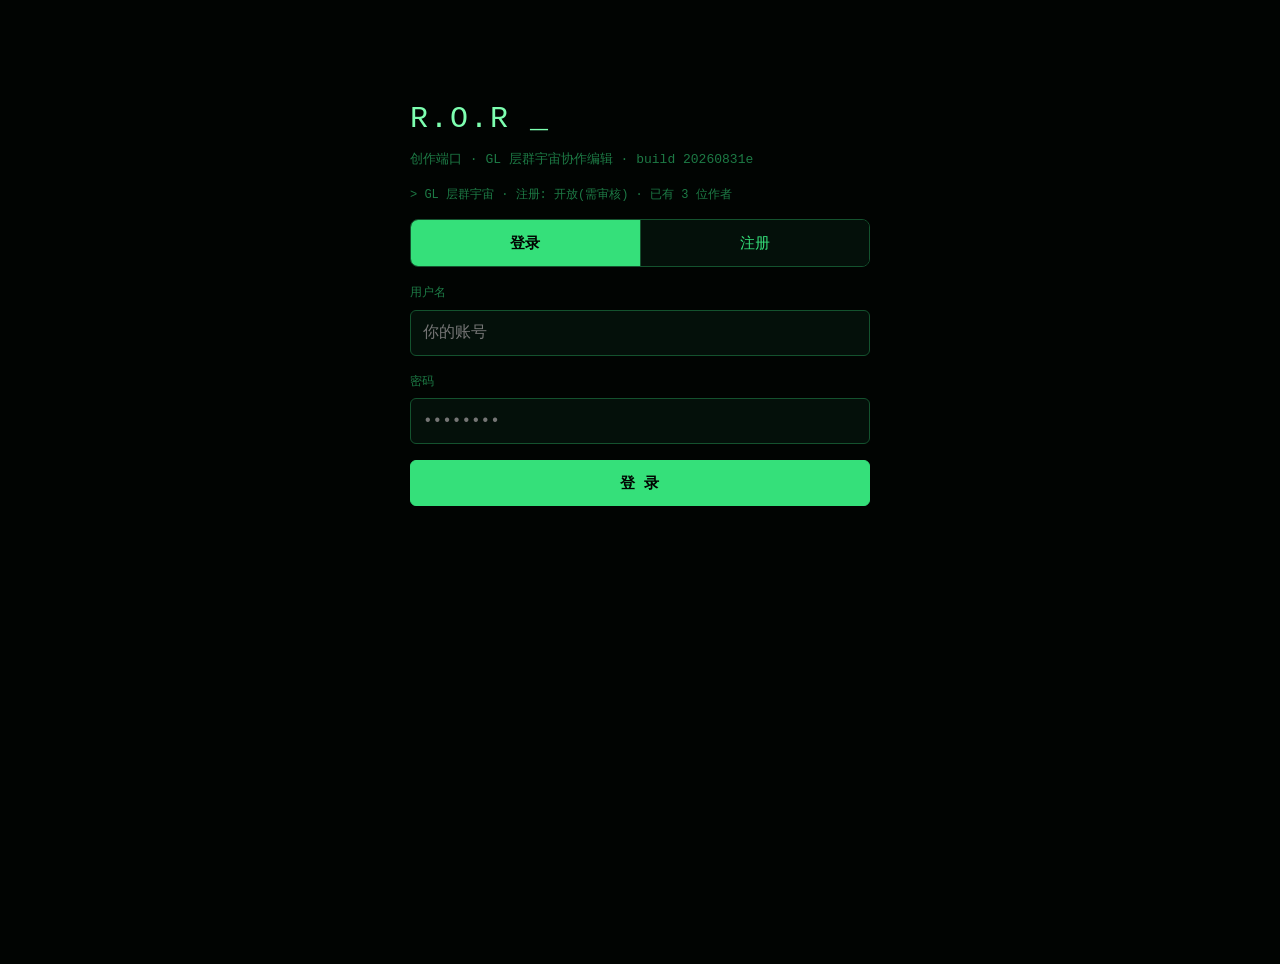
<file: gerenzhuye/gl-universe/editor/index.html>
<!DOCTYPE html>
<html lang="zh-CN">
<head>
<meta charset="UTF-8">
<meta http-equiv="Content-Security-Policy" content="default-src 'self'; script-src 'self'; style-src 'self' 'unsafe-inline'; img-src 'self' data:; connect-src 'self' https://api.github.com https://raw.githubusercontent.com; font-src 'self' data:; object-src 'none'; base-uri 'self'; form-action 'self'">
<meta name="viewport" content="width=device-width, initial-scale=1.0, viewport-fit=cover">
<meta name="theme-color" content="#010402">
<meta name="apple-mobile-web-app-capable" content="yes">
<meta name="apple-mobile-web-app-status-bar-style" content="black-translucent">
<meta name="description" content="R.O.R 创作端口 · GL 层群宇宙协作编辑系统">
<title>R.O.R 创作端口 · GL 协作编辑 v2.0.1</title>
<link rel="icon" href="data:image/svg+xml,%3Csvg xmlns='http://www.w3.org/2000/svg' viewBox='0 0 32 32'%3E%3Crect width='32' height='32' fill='%23010402'/%3E%3Ctext x='16' y='23' font-size='18' text-anchor='middle' fill='%2335e07a' font-family='monospace'%3E%3E_%3C/text%3E%3C/svg%3E">
<link rel="stylesheet" href="css/editor.css?v=20260831e">
</head>
<body>

<!-- ============ 顶栏 ============ -->
<header id="topbar" class="hidden">
  <span class="tb-title mono">R.O.R 创作端口<span class="dim"> v2.0</span></span>
  <span id="user-chip" class="user-chip mono"></span>
  <button id="btn-admin" type="button" class="icon-btn hidden" aria-label="管理后台" title="管理后台">⚙</button>
  <button id="btn-logout" type="button" class="icon-btn" aria-label="退出登录" title="退出登录">⏻</button>
</header>

<!-- ============ 登录/注册视图 ============ -->
<main id="view-auth" class="view">
  <div class="auth-box">
    <div class="auth-brand mono">R.O.R <span class="cursor-blink">_</span></div>
    <div class="auth-sub mono dim">创作端口 · GL 层群宇宙协作编辑 · build 20260831e</div>
    <div id="auth-status" class="auth-status mono dim">> 正在连接业力场 ...</div>

    <div class="auth-tabs mono">
      <button type="button" class="auth-tab active" data-auth="login">登录</button>
      <button type="button" class="auth-tab" data-auth="register">注册</button>
    </div>

    <!-- 登录 -->
    <form id="form-login" class="form" novalidate>
      <div class="fgroup">
        <label class="flabel mono" for="a-u">用户名</label>
        <input id="a-u" class="finput mono" type="text" autocomplete="username" autocapitalize="off" spellcheck="false" placeholder="你的账号">
      </div>
      <div class="fgroup">
        <label class="flabel mono" for="a-p">密码</label>
        <input id="a-p" class="finput mono" type="password" autocomplete="current-password" placeholder="••••••••">
      </div>
      <button id="a-login" type="submit" class="btn btn-primary mono btn-block">登 录</button>
    </form>

    <!-- 注册 -->
    <form id="form-register" class="form hidden" novalidate>
      <div class="fgroup">
        <label class="flabel mono" for="r-u">用户名（登录用，小写字母/数字/_/-）</label>
        <input id="r-u" class="finput mono" type="text" autocomplete="username" autocapitalize="off" spellcheck="false" placeholder="例如: shuijing">
      </div>
      <div class="fgroup">
        <label class="flabel mono" for="r-d">昵称（显示用）</label>
        <input id="r-d" class="finput" type="text" placeholder="例如: 静水">
      </div>
      <div class="fgroup">
        <label class="flabel mono" for="r-p">密码（至少 6 位）</label>
        <input id="r-p" class="finput mono" type="password" autocomplete="new-password" placeholder="••••••••">
      </div>
      <div class="fgroup">
        <label class="flabel mono" for="r-p2">确认密码</label>
        <input id="r-p2" class="finput mono" type="password" autocomplete="new-password" placeholder="••••••••">
      </div>
      <div class="fgroup">
        <label class="flabel mono" for="r-key">设立密钥（可选，站长专用）</label>
        <input id="r-key" class="finput mono" type="password" autocapitalize="off" spellcheck="false" placeholder="仅当站长未创建账号时使用">
        <div class="fhelp mono dim">用设立密钥注册将直接成为站长（admin）。普通注册需站长审核。</div>
      </div>
      <button id="a-register" type="submit" class="btn btn-primary mono btn-block">提交注册</button>
    </form>

    <!-- 站长初始化 -->
    <div id="bootstrap" class="hidden">
      <div class="auth-sub mono amber">⚠ 站点尚未创建站长账号</div>
      <div class="bootstrap-note mono dim">作为仓库站长，请完成一次性初始化：设置设立密钥 + 填入 content 目录写入令牌 + 创建站长账号。之后一切管理都在后台完成。</div>
      <form id="form-bootstrap" class="form" novalidate>
        <div class="fgroup">
          <label class="flabel mono" for="b-key">设立密钥（自己设一个，注册站长时要用）</label>
          <input id="b-key" class="finput mono" type="text" autocapitalize="off" spellcheck="false" placeholder="例如: GL-FOUNDER-2026">
        </div>
        <div class="fgroup">
          <label class="flabel mono" for="b-token">写入令牌（GitHub Token，仅需 content/ 目录读写权限）</label>
          <input id="b-token" class="finput mono" type="password" autocomplete="off" autocapitalize="off" spellcheck="false" placeholder="github_pat_...">
          <div class="fhelp mono dim">Fine-grained token → 仓库 lmxylyc/gerenzhuye → <b>Contents: Read and write</b> + <b>Actions: Read and write</b>（写入经 Actions 工作流以 git 提交，确保部署生效）。</div>
        </div>
        <div class="fgroup">
          <label class="flabel mono" for="b-u">站长用户名</label>
          <input id="b-u" class="finput mono" type="text" autocapitalize="off" spellcheck="false" placeholder="小写字母/数字">
        </div>
        <div class="fgroup">
          <label class="flabel mono" for="b-d">站长昵称</label>
          <input id="b-d" class="finput" type="text" placeholder="显示名">
        </div>
        <div class="fgroup">
          <label class="flabel mono" for="b-p">站长密码（至少 6 位）</label>
          <input id="b-p" class="finput mono" type="password" autocomplete="new-password" placeholder="••••••••">
        </div>
        <button id="a-bootstrap" type="submit" class="btn btn-primary mono btn-block">初始化并创建站长账号</button>
      </form>
    </div>

    <div id="auth-err" class="auth-err mono hidden"></div>
  </div>
</main>

<!-- ============ 列表视图 ============ -->
<main id="view-list" class="view hidden">
  <div class="tabs mono" role="tablist">
    <button type="button" class="tab active" data-mode="archives">档案卡片</button>
    <button type="button" class="tab" data-mode="docs">长文档</button>
  </div>
  <div id="list-meta" class="list-meta mono dim"></div>
  <div id="list-error" class="err-box mono hidden"></div>
  <ul id="item-list" class="item-list"></ul>
  <div id="empty-state" class="empty mono hidden">目录为空<br>点下方 [+ 新建] 创建你的第一个页面</div>
</main>

<!-- ============ 编辑视图 ============ -->
<main id="view-edit" class="view hidden">
  <div class="edit-head">
    <button id="btn-back" type="button" class="head-btn mono">← 返回</button>
    <span id="edit-title" class="edit-title mono"></span>
    <button id="btn-dl" type="button" class="head-btn mono" title="下载备份到本地">⬇ 备份</button>
  </div>

  <div id="save-banner" class="save-banner mono hidden"></div>

  <!-- 档案卡片表单 -->
  <form id="form-archive" class="form hidden" novalidate>
    <div class="fgroup">
      <label class="flabel mono" for="f-id">编号 ID</label>
      <input id="f-id" class="finput mono" type="text" placeholder="GL-LVL-001" autocomplete="off" autocapitalize="off">
      <div class="fhelp mono dim" id="id-help">留空时按分类自动生成 · 页面网址由标题决定</div>
    </div>
    <div class="fgroup">
      <label class="flabel mono" for="f-title">标题（决定独立页面网址）</label>
      <input id="f-title" class="finput" type="text" placeholder="档案标题">
    </div>
    <div class="fgroup">
      <label class="flabel mono" for="f-cat">分类</label>
      <select id="f-cat" class="finput mono"></select>
    </div>
    <div class="fgroup">
      <label class="flabel mono" for="f-tags">标签（用逗号分隔）</label>
      <input id="f-tags" class="finput" type="text" placeholder="业, 门, 层级">
    </div>
    <div class="fgroup">
      <label class="flabel mono" for="f-author">作者署名</label>
      <input id="f-author" class="finput" type="text" placeholder="你的代号">
    </div>

    <div class="fgroup">
      <label class="flabel mono">结构化字段（键值对，可增删）</label>
      <div id="kv-box"></div>
      <button id="kv-add" type="button" class="btn btn-ghost mono">＋ 添加字段</button>
    </div>

    <div class="fgroup">
      <label class="flabel mono" for="f-body">正文（支持 Markdown，可选）</label>
      <textarea id="f-body" class="finput farea" rows="8" placeholder="## 概述&#10;在此书写正文……"></textarea>
    </div>
  </form>

  <!-- 长文档表单 -->
  <form id="form-doc" class="form hidden" novalidate>
    <div class="fgroup">
      <label class="flabel mono" for="d-id">编号 ID</label>
      <input id="d-id" class="finput mono" type="text" placeholder="GL-DOC-001" autocomplete="off" autocapitalize="off">
      <div class="fhelp mono dim">建议格式: GL-DOC-001 · 页面网址由标题决定</div>
    </div>
    <div class="fgroup">
      <label class="flabel mono" for="d-title">标题（决定独立页面网址）</label>
      <input id="d-title" class="finput" type="text" placeholder="文档标题">
    </div>
    <div class="fgroup">
      <label class="flabel mono" for="d-cat">分类</label>
      <select id="d-cat" class="finput mono"></select>
    </div>
    <div class="fgroup">
      <label class="flabel mono" for="d-tags">标签（用逗号分隔）</label>
      <input id="d-tags" class="finput" type="text" placeholder="业, 门, 层级">
    </div>
    <div class="fgroup">
      <label class="flabel mono" for="d-author">作者署名</label>
      <input id="d-author" class="finput" type="text" placeholder="你的代号">
    </div>
    <div class="fgroup">
      <label class="flabel mono" for="d-content">正文（Markdown）</label>
      <textarea id="d-content" class="finput farea" rows="14" placeholder="# 标题&#10;&#10;在此书写正文……"></textarea>
    </div>
  </form>

  <!-- 预览面板 -->
  <div id="preview-panel" class="preview-panel hidden">
    <div class="pv-tip mono dim">—— 预览 ——</div>
  </div>
</main>

<!-- ============ 管理后台 ============ -->
<main id="view-admin" class="view hidden">
  <div class="edit-head">
    <button id="btn-admin-back" type="button" class="head-btn mono">← 返回</button>
    <span class="edit-title mono">管理后台</span>
  </div>

  <div class="set-head mono">· 待审核注册</div>
  <div id="admin-pending" class="admin-list"></div>
  <div id="admin-pending-empty" class="empty mono">暂无待审核用户</div>

  <div class="set-head mono" style="margin-top:20px">· 用户管理</div>
  <div id="admin-users" class="admin-list"></div>

  <div class="set-head mono" style="margin-top:20px">· 系统配置</div>
  <div class="form">
    <div class="fgroup">
      <label class="flabel mono" for="c-name">站点名称</label>
      <input id="c-name" class="finput" type="text">
    </div>
    <div class="fgroup">
      <label class="flabel mono">开放注册</label>
      <label class="switch mono"><input id="c-reg" type="checkbox"> 允许新用户注册（仍需站长审核）</label>
    </div>
    <div class="fgroup">
      <label class="flabel mono" for="c-token">写入令牌（content/ 目录权限）</label>
      <input id="c-token" class="finput mono" type="password" autocomplete="off" autocapitalize="off" spellcheck="false">
      <div class="fhelp mono dim">以「写作口令」加密后存入 site-config.json。令牌需 <b>Contents</b> 与 <b>Actions</b> 读写权限。</div>
    </div>
    <div class="fgroup">
      <label class="flabel mono" for="c-pass">写作口令（加密/解锁令牌用，仅存本机）</label>
      <input id="c-pass" class="finput mono" type="password" autocomplete="off" autocapitalize="off" spellcheck="false" placeholder="如: gl-2026">
      <div class="fhelp mono dim">作者在各自设备上输入此口令后即可保存内容。可随时改。</div>
    </div>
    <div class="fgroup">
      <label class="flabel mono" for="c-key">设立密钥（注册站长专用，用后请清空）</label>
      <input id="c-key" class="finput mono" type="password" autocomplete="off" autocapitalize="off" spellcheck="false">
    </div>
    <div class="fgroup">
      <label class="flabel mono" for="c-repo">仓库 (owner/repo)</label>
      <input id="c-repo" class="finput mono" type="text" autocomplete="off" autocapitalize="off" spellcheck="false">
    </div>
    <div class="fgroup">
      <label class="flabel mono" for="c-path">内容目录路径</label>
      <input id="c-path" class="finput mono" type="text" autocomplete="off" autocapitalize="off" spellcheck="false">
    </div>
    <div class="btn-row">
      <button id="c-save" type="button" class="btn btn-primary mono">保存配置</button>
      <button id="c-reset" type="button" class="btn btn-ghost mono">恢复默认</button>
    </div>
    <div id="c-result" class="s-result mono"></div>
  </div>
</main>

<!-- ============ 我的资料 ============ -->
<main id="view-profile" class="view hidden">
  <div class="edit-head">
    <button id="btn-profile-back" type="button" class="head-btn mono">← 返回</button>
    <span class="edit-title mono">我的资料</span>
  </div>
  <div class="form">
    <div class="fgroup">
      <label class="flabel mono" for="p-u">用户名（不可修改）</label>
      <input id="p-u" class="finput mono" type="text" disabled>
    </div>
    <div class="fgroup">
      <label class="flabel mono" for="p-d">昵称</label>
      <input id="p-d" class="finput" type="text">
    </div>
    <div class="fgroup">
      <label class="flabel mono" for="p-bio">简介</label>
      <textarea id="p-bio" class="finput farea" rows="3" placeholder="一句话介绍自己……"></textarea>
    </div>
    <div class="btn-row">
      <button id="p-save" type="button" class="btn btn-primary mono">保存</button>
      <button id="p-logout" type="button" class="btn btn-ghost mono">退出登录</button>
    </div>
    <div id="p-result" class="s-result mono"></div>
  </div>
</main>

<!-- ============ 底部操作栏 ============ -->
<footer id="actionbar" class="hidden">
  <button id="bar-refresh" type="button" class="bar-btn mono">↻ 刷新</button>
  <button id="bar-new" type="button" class="bar-btn primary mono">＋ 新建</button>
</footer>

<div id="toast" class="toast" role="status" aria-live="polite"></div>

<!-- ============ 确认弹窗 ============ -->
<div id="modal" class="modal hidden" role="dialog" aria-modal="true">
  <div class="modal-box mono">
    <div id="modal-title" class="modal-title"></div>
    <div id="modal-msg" class="modal-msg"></div>
    <input id="modal-input" class="finput mono hidden" type="password" autocomplete="off" placeholder="输入新密码">
    <div class="modal-actions">
      <button id="modal-cancel" type="button" class="btn btn-ghost">取消</button>
      <button id="modal-ok" type="button" class="btn btn-primary">确认</button>
    </div>
  </div>
</div>

<script src="../js/config.js?v=20260831e"></script>
<script src="../js/sha256.js?v=20260831e"></script>
<script src="../js/md.js?v=20260831e"></script>
<script src="../js/pagemaker.js?v=20260831e"></script>
<script src="js/editor.js?v=20260831e"></script>
</body>
</html>
</file>
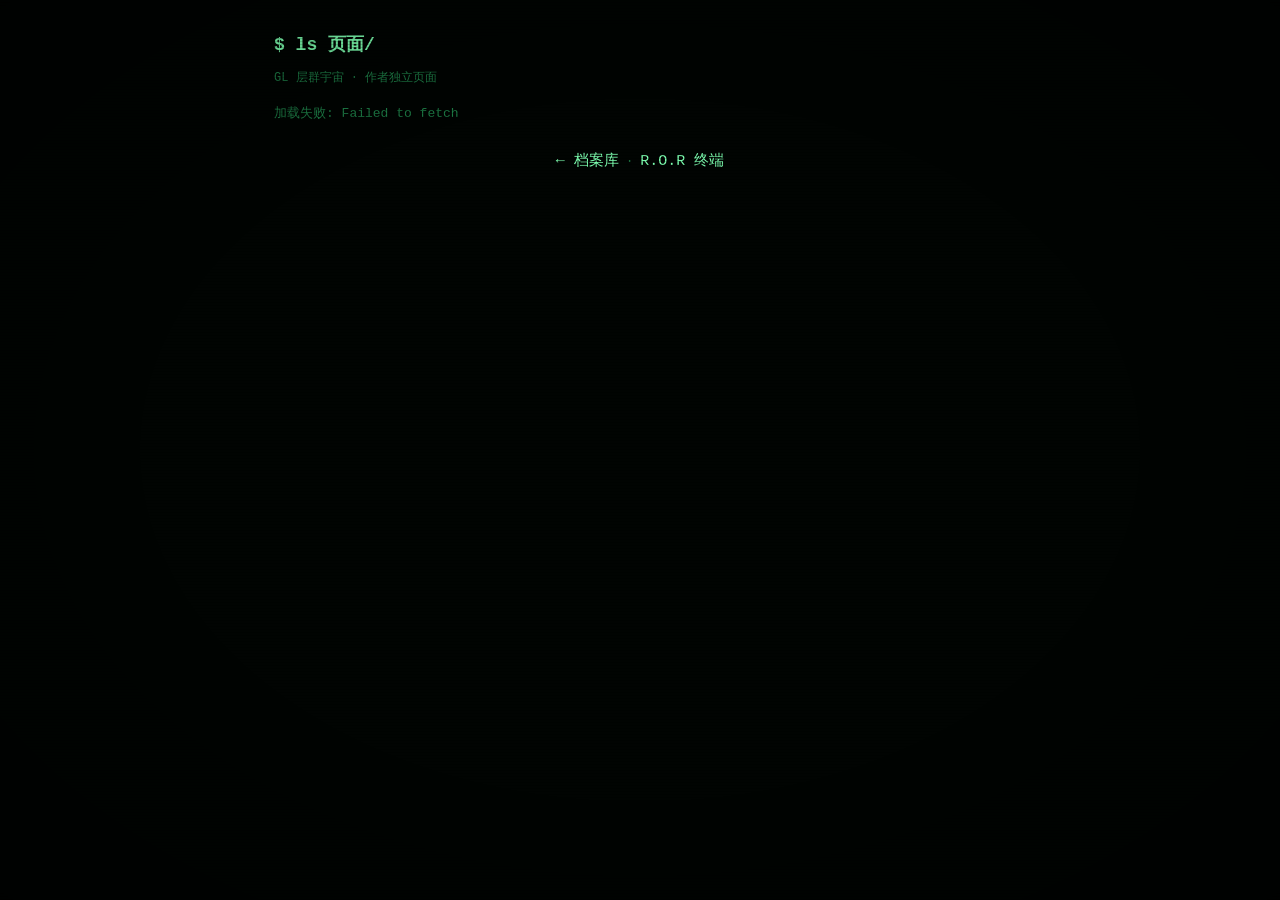
<file: gerenzhuye/gl-universe/w/index.html>
<!DOCTYPE html>
<html lang="zh-CN">
<head>
<meta charset="UTF-8">
<meta http-equiv="Content-Security-Policy" content="default-src 'self'; script-src 'self'; style-src 'self' 'unsafe-inline'; img-src 'self' data:; connect-src 'self' https://api.github.com https://raw.githubusercontent.com; font-src 'self' data:; object-src 'none'; base-uri 'self'; form-action 'self'">
<meta name="viewport" content="width=device-width, initial-scale=1.0, viewport-fit=cover">
<meta name="theme-color" content="#010402">
<meta name="description" content="GL 层群宇宙 · 页面索引">
<meta name="apple-mobile-web-app-capable" content="yes">
<meta name="apple-mobile-web-app-status-bar-style" content="black-translucent">
<title>页面索引 · GL 层群宇宙</title>
<link rel="stylesheet" href="../css/style.css?v=20260831d">
<style>
.ix { max-width: 760px; margin: 0 auto; padding: 30px 14px; }
.ix h1 { font-size: 18px; color: var(--fg-bright); margin-bottom: 6px; }
.ix-sub { font-size: 12px; color: var(--fg-dim); margin-bottom: 14px; }
.ix ul { list-style: none; }
.ix li { border-bottom: 1px dotted var(--line-dim); padding: 11px 2px; }
.ix a { color: var(--fg-bright); font-size: 15px; text-decoration: none; word-break: break-all; }
.ix-meta { color: var(--fg-dim); font-size: 12px; margin-left: 8px; }
.ix-foot { text-align: center; color: var(--fg-dim); font-size: 12px; margin-top: 22px; line-height: 2; }
.ix-foot a { color: var(--fg-bright); }
.ix-loading { color: var(--fg-dim); font-size: 13px; }

/* ===== 风格优化 v3.0: 移动端 / 焦点环 / 悬停 ===== */
.ix {
  padding: calc(30px + env(safe-area-inset-top, 0px)) 14px
           calc(20px + env(safe-area-inset-bottom, 0px));
}
a:focus-visible { outline: 2px solid var(--fg); outline-offset: 2px; }
.ix a { transition: background 0.2s ease, color 0.2s ease; }
.ix li a:hover { color: var(--fg); background: rgba(53, 224, 122, 0.08); }

@media (max-width: 640px) {
  .ix { padding-left: 12px; padding-right: 12px; }
  .ix h1 { font-size: 16px; }
  .ix a { font-size: 14px; }
  .ix-meta { display: block; margin: 4px 0 0; }
  .ix li { padding: 10px 2px; }
}
@media (prefers-reduced-motion: reduce) {
  .ix a { transition: none !important; }
}
</style>
</head>
<body>
<div class="ix mono">
  <h1>$ ls 页面/</h1>
  <div class="ix-sub">GL 层群宇宙 · 作者独立页面</div>
  <div id="ix-list" class="ix-loading">正在同步业力场数据 ...</div>
  <div class="ix-foot"><a href="../archive.html">← 档案库</a> · <a href="../index.html">R.O.R 终端</a></div>
</div>
<script src="../js/config.js?v=20260901b"></script>
<script src="../js/pagemaker.js?v=20260901b"></script>
<script src="../js/windex.js?v=20260901b"></script>
</body>
</html>
</file>
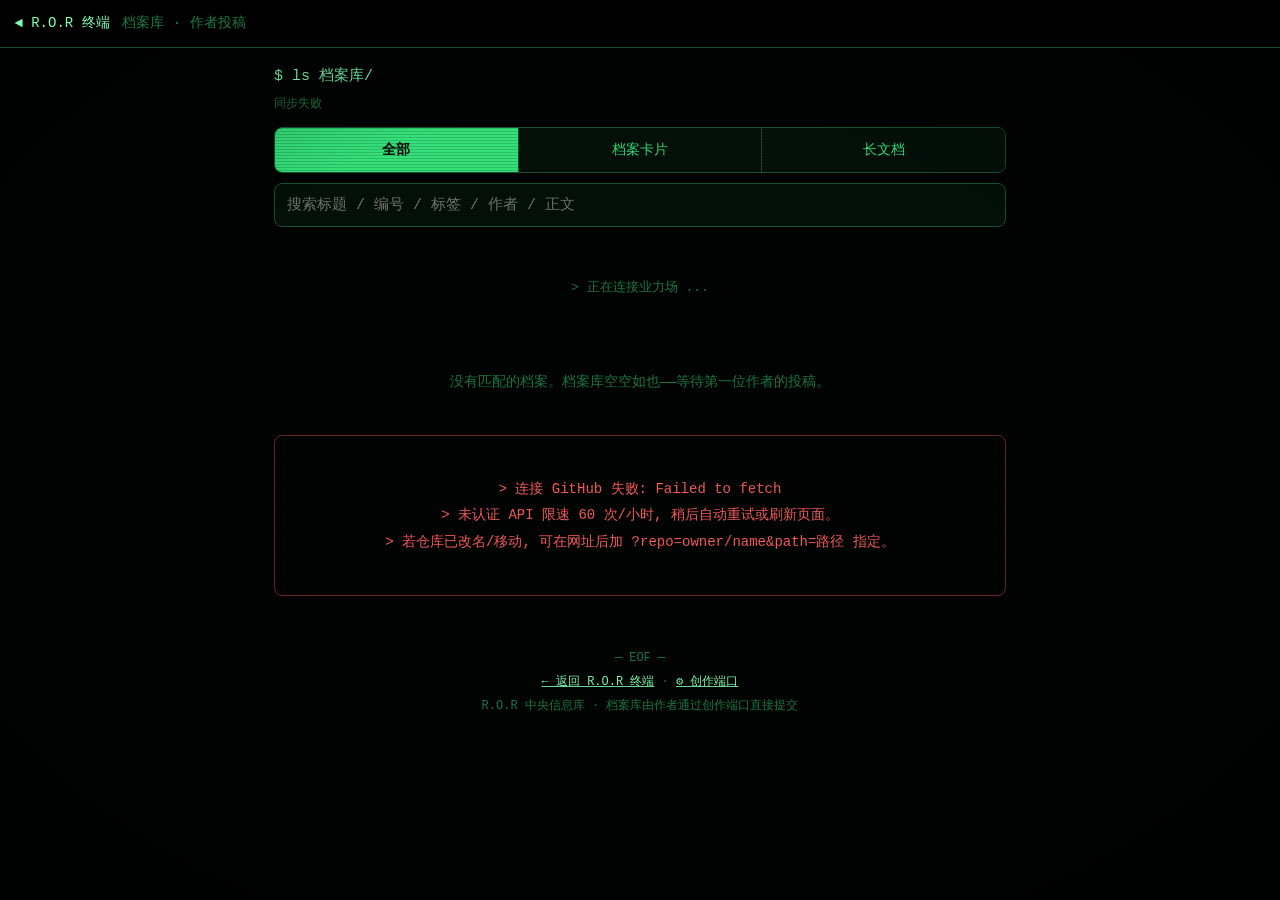
<file: gerenzhuye/gl-universe/archive.html>
<!DOCTYPE html>
<html lang="zh-CN">
<head>
<meta charset="UTF-8">
<meta http-equiv="Content-Security-Policy" content="default-src 'self'; script-src 'self'; style-src 'self' 'unsafe-inline'; img-src 'self' data:; connect-src 'self' https://api.github.com https://raw.githubusercontent.com; font-src 'self' data:; object-src 'none'; base-uri 'self'; form-action 'self'">
<meta name="viewport" content="width=device-width, initial-scale=1.0, viewport-fit=cover">
<meta name="theme-color" content="#010402">
<meta name="apple-mobile-web-app-capable" content="yes">
<meta name="apple-mobile-web-app-status-bar-style" content="black-translucent">
<meta name="description" content="GL 层群宇宙档案库 · 作者投稿内容汇总">
<title>GL 档案库 · 作者投稿</title>
<link rel="icon" href="data:image/svg+xml,%3Csvg xmlns='http://www.w3.org/2000/svg' viewBox='0 0 32 32'%3E%3Crect width='32' height='32' fill='%23010402'/%3E%3Ctext x='16' y='23' font-size='18' text-anchor='middle' fill='%2335e07a' font-family='monospace'%3E%3E_%3C/text%3E%3C/svg%3E">
<link rel="stylesheet" href="css/style.css?v=20260831d">
<style>
/* ===== 档案库专属样式 ===== */
.arc-top {
  position: fixed;
  top: 0; left: 0; right: 0;
  height: 48px;
  z-index: 2400;
  background: #000;
  border-bottom: 1px solid var(--line);
  display: flex;
  align-items: center;
  gap: 0.8rem;
  padding: 0 0.9rem;
  font-size: 14px;
}
.arc-top a { color: var(--fg-bright); text-decoration: none; white-space: nowrap; }
.arc-top .dim { flex: 1; overflow: hidden; text-overflow: ellipsis; white-space: nowrap; }
main {
  max-width: 760px;
  margin: 0 auto;
  padding: 64px 14px 30px;
}
.arc-head { font-size: 15px; color: var(--fg-bright); margin-bottom: 4px; }
.arc-count { font-size: 12px; color: var(--fg-dim); margin-bottom: 12px; }

.arc-tabs { display: flex; border: 1px solid var(--line); border-radius: 8px; overflow: hidden; margin-bottom: 10px; }
.arc-tab {
  flex: 1;
  min-height: 44px;
  background: var(--bg-2);
  border: none;
  border-right: 1px solid var(--line);
  color: var(--fg);
  font-size: 14px;
  font-family: var(--mono);
  cursor: pointer;
}
.arc-tab:last-child { border-right: none; }
.arc-tab.active { background: var(--fg); color: var(--bg); font-weight: bold; }

#arc-search {
  width: 100%;
  min-height: 44px;
  background: var(--bg-2);
  border: 1px solid var(--line);
  border-radius: 8px;
  color: var(--fg);
  font-family: var(--mono);
  font-size: 15px;
  padding: 8px 12px;
  margin-bottom: 8px;
  outline: none;
}
#arc-search:focus { border-color: var(--fg); }

#chips { display: flex; flex-wrap: wrap; gap: 6px; margin-bottom: 12px; }
.chip {
  min-height: 32px;
  padding: 0 12px;
  font-size: 12px;
  font-family: var(--mono);
  color: var(--fg-dim);
  background: none;
  border: 1px solid var(--line);
  border-radius: 999px;
  cursor: pointer;
}
.chip.active { color: var(--bg); background: var(--fg); border-color: var(--fg); }

.arc-loading { text-align: center; padding: 30px 0; color: var(--fg-dim); font-size: 13px; }

.arc-card {
  border: 1px solid var(--line);
  border-radius: 8px;
  background: var(--bg-2);
  padding: 12px 14px;
  margin-bottom: 10px;
  cursor: pointer;
}
.arc-card:active { background: var(--line-dim); }
.arc-card-head { position: relative; display: flex; align-items: center; gap: 8px; }
.arc-id { font-size: 12px; color: var(--amber); border: 1px solid var(--line); border-radius: 4px; padding: 1px 8px; }
.arc-cat { font-size: 12px; color: var(--bg); background: var(--fg); border-radius: 4px; padding: 1px 8px; }
.arc-title { font-size: 16px; color: var(--fg-bright); margin: 8px 0 4px; }
.arc-meta { font-size: 12px; color: var(--fg-dim); word-break: break-all; }
.arc-arrow { position: absolute; right: 2px; top: 0; color: var(--fg-dim); font-size: 13px; transition: transform 0.15s ease; }
.arc-card.open .arc-arrow { transform: rotate(90deg); }
.arc-open {
  display: inline-block;
  margin-top: 10px;
  font-size: 12px;
  color: var(--fg-bright);
  text-decoration: none;
  border: 1px solid var(--fg);
  border-radius: 6px;
  padding: 4px 12px;
}
.arc-fields { margin-bottom: 10px; }
.arc-fields div { padding: 3px 0; border-bottom: 1px dotted var(--line-dim); }
.arc-k { color: var(--fg-dim); }
.arc-v { white-space: pre-wrap; word-break: break-word; }

.md-body { font-size: 14px; word-break: break-word; }
.md-body h2, .md-body h3, .md-body h4 { color: var(--fg-bright); margin: 1em 0 0.4em; line-height: 1.4; }
.md-body h2 { font-size: 18px; border-bottom: 1px solid var(--line-dim); padding-bottom: 6px; }
.md-body h3 { font-size: 16px; }
.md-body h4 { font-size: 15px; }
.md-body p { margin: 0.5em 0; }
.md-body strong { color: var(--fg-bright); }
.md-body em { color: var(--amber); font-style: normal; }
.md-body code { background: var(--bg-2); border: 1px solid var(--line-dim); border-radius: 4px; padding: 1px 5px; font-size: 13px; color: var(--amber); }
.md-body pre.md-code { background: var(--bg-2); border: 1px solid var(--line); border-radius: 8px; padding: 12px; overflow-x: auto; margin: 0.6em 0; }
.md-body pre.md-code code { border: none; background: none; padding: 0; color: var(--fg); }
.md-body blockquote { border-left: 3px solid var(--fg-dim); padding: 4px 12px; margin: 0.6em 0; color: var(--fg-dim); }
.md-body ul, .md-body ol { margin: 0.5em 0 0.5em 1.4em; }
.md-body li { margin: 0.2em 0; }
.md-body hr { border: none; border-top: 1px dashed var(--line); margin: 1em 0; }
.md-body a { color: var(--fg-bright); text-decoration: underline; }
.md-table-wrap { overflow-x: auto; margin: 0.6em 0; }
.md-table { border-collapse: collapse; font-size: 13px; min-width: 100%; }
.md-table th, .md-table td { border: 1px solid var(--line); padding: 7px 10px; text-align: left; vertical-align: top; }
.md-table th { background: var(--bg-2); color: var(--fg-bright); white-space: nowrap; }

.arc-empty, .arc-err { text-align: center; padding: 40px 0; font-size: 14px; color: var(--fg-dim); }
.arc-err { color: var(--red); border: 1px solid rgba(255, 93, 93, 0.4); border-radius: 8px; white-space: pre-wrap; word-break: break-all; line-height: 1.9; }
footer { text-align: center; font-size: 12px; color: var(--fg-dim); padding: 20px 0 30px; line-height: 2; }
footer a { color: var(--fg-bright); }

/* ===== 风格优化 v3.0: 安全区 / 移动端 / 焦点环 ===== */
.arc-top {
  padding-top: env(safe-area-inset-top, 0px);
  height: calc(48px + env(safe-area-inset-top, 0px));
}
main { padding-top: calc(64px + env(safe-area-inset-top, 0px)); }

a:focus-visible, button:focus-visible, input:focus-visible, textarea:focus-visible {
  outline: 2px solid var(--fg);
  outline-offset: 2px;
  background: rgba(53, 224, 122, 0.08);
}

.arc-card { transition: border-color 0.2s ease, background 0.2s ease; }
.arc-card:hover { border-color: #2a6a3f; }
.arc-card .arc-open { transition: background 0.2s ease, color 0.2s ease; }
.arc-card .arc-open:hover { background: var(--fg); color: var(--bg); }

@media (max-width: 640px) {
  .arc-top { gap: 0.5rem; padding-right: 0.6rem; padding-left: 0.6rem; font-size: 13px; }
  .arc-top .dim { display: none; }
  main { padding: calc(58px + env(safe-area-inset-top, 0px)) 10px 24px; }
  .arc-head { font-size: 14px; }
  .arc-count { font-size: 11px; }
  .arc-tab { min-height: 42px; font-size: 13px; }
  .arc-title { font-size: 15px; margin: 7px 0 4px; }
  .arc-card { padding: 10px 12px; }
  .md-body { font-size: 13.5px; }
  #arc-search { font-size: 16px; } /* 防 iOS 聚焦缩放 */
  footer { padding: 18px 10px 26px; }
}

@media (max-width: 380px) {
  .arc-id, .arc-cat { font-size: 11px; padding: 0 6px; }
  .arc-meta, .arc-k { font-size: 11px; }
  .arc-arrow { display: none; } /* 极窄屏去掉箭头, 减少视觉噪音 */
}

@media (prefers-reduced-motion: reduce) {
  .arc-card, .arc-card .arc-open, .arc-arrow { transition: none !important; }
}
</style>
</head>
<body>

<header class="arc-top mono">
  <a href="index.html">◄ R.O.R 终端</a>
  <span class="dim">档案库 · 作者投稿</span>
</header>

<main>
  <div class="arc-head mono">$ ls 档案库/</div>
  <div class="arc-count mono" id="arc-count">正在同步业力场数据 ...</div>

  <div class="arc-tabs mono">
    <button type="button" class="arc-tab active" data-tab="all">全部</button>
    <button type="button" class="arc-tab" data-tab="archives">档案卡片</button>
    <button type="button" class="arc-tab" data-tab="docs">长文档</button>
  </div>

  <input id="arc-search" type="search" placeholder="搜索标题 / 编号 / 标签 / 作者 / 正文" autocomplete="off" autocapitalize="off">
  <div id="chips"></div>

  <div id="arc-list"></div>
  <div id="arc-empty" class="arc-empty hidden">没有匹配的档案。档案库空空如也——等待第一位作者的投稿。</div>
  <div id="arc-err" class="arc-err hidden"></div>
</main>

<footer class="mono">
  <div>— EOF —</div>
  <div><a href="index.html">← 返回 R.O.R 终端</a> · <a href="editor/index.html">⚙ 创作端口</a></div>
  <div class="dim">R.O.R 中央信息库 · 档案库由作者通过创作端口直接提交</div>
</footer>

<script src="js/config.js?v=20260901b"></script>
<script src="js/md.js?v=20260901b"></script>
<script src="js/pagemaker.js?v=20260901b"></script>
<script src="js/archive.js?v=20260901b"></script>
</body>
</html>
</file>
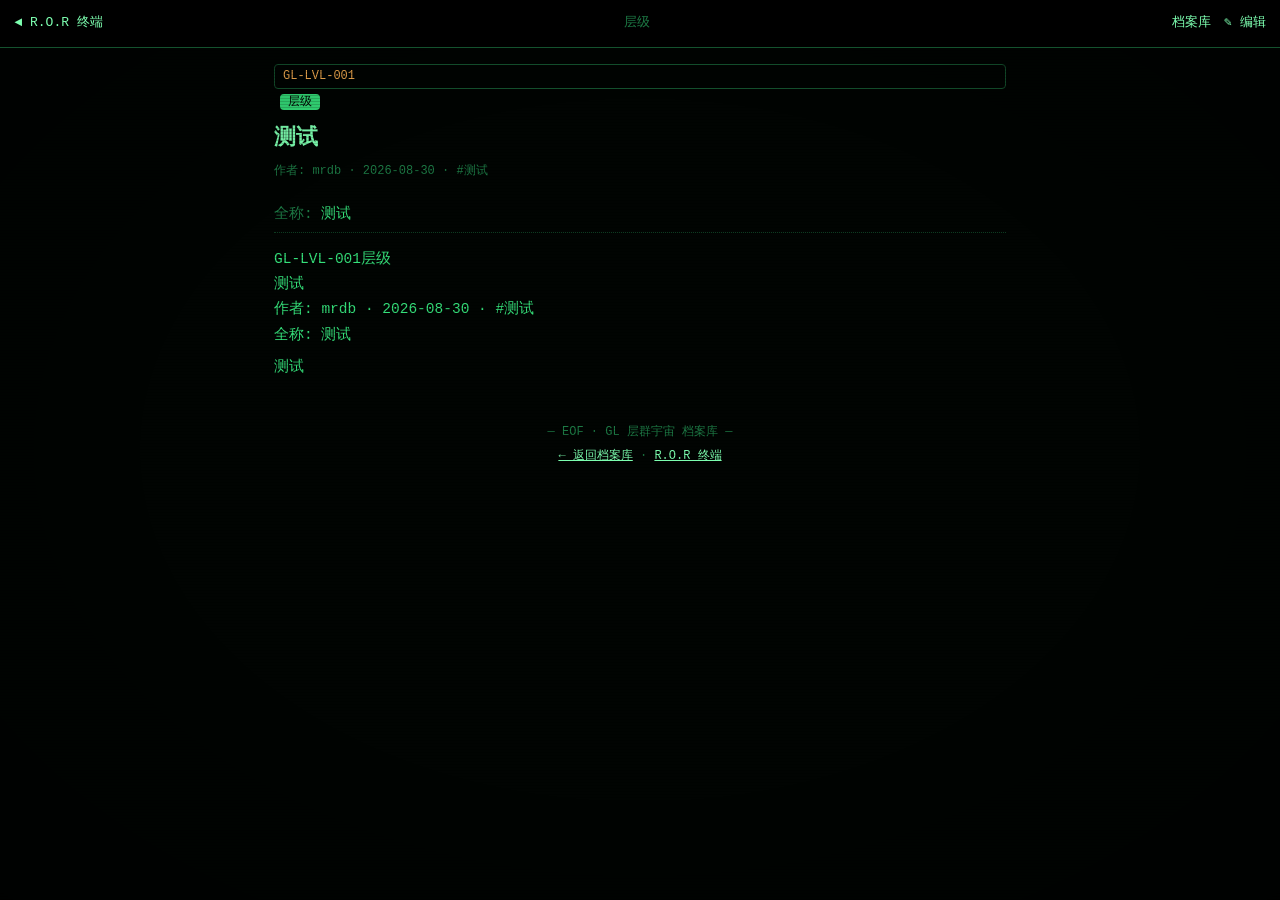
<file: gerenzhuye/gl-universe/w/测试.html>
<!DOCTYPE html>
<html lang="zh-CN">
<head>
<meta charset="UTF-8">
<meta name="viewport" content="width=device-width, initial-scale=1.0, viewport-fit=cover">
<meta name="theme-color" content="#010402">
<meta name="description" content="GL-LVL-001 层级 测试 作者: mrdb · 2026-08-30 · #测试 全称: 测试 测试">
<meta property="og:title" content="测试 · GL 层群宇宙">
<meta property="og:description" content="GL-LVL-001 层级 测试 作者: mrdb · 2026-08-30 · #测试 全称: 测试 测试">
<meta property="og:type" content="article">
<title>测试 · GL 层群宇宙</title>
<link rel="icon" href="data:image/svg+xml,%3Csvg xmlns='http://www.w3.org/2000/svg' viewBox='0 0 32 32'%3E%3Crect width='32' height='32' fill='%23010402'/%3E%3Ctext x='16' y='23' font-size='18' text-anchor='middle' fill='%2335e07a' font-family='monospace'%3E%3E_%3C/text%3E%3C/svg%3E">
<link rel="stylesheet" href="../css/style.css">
<style>
.p-top{position:fixed;top:0;left:0;right:0;height:48px;z-index:2400;background:#000;border-bottom:1px solid var(--line);display:flex;align-items:center;gap:.8rem;padding:0 .9rem;font-size:13px;}
.p-top a{color:var(--fg-bright);text-decoration:none;white-space:nowrap;}
.p-top .dim{flex:1;overflow:hidden;text-overflow:ellipsis;white-space:nowrap;text-align:center;}
.p-main{max-width:760px;margin:0 auto;padding:64px 14px 24px;}
.p-id{font-size:12px;color:var(--amber);border:1px solid var(--line);border-radius:4px;padding:1px 8px;}
.p-cat{font-size:12px;color:var(--bg);background:var(--fg);border-radius:4px;padding:1px 8px;margin-left:6px;}
.p-title{font-size:22px;color:var(--fg-bright);margin:10px 0 6px;line-height:1.4;}
.p-meta{font-size:12px;color:var(--fg-dim);margin-bottom:16px;word-break:break-all;}
.p-fields{margin-bottom:14px;}
.p-field{padding:4px 0;border-bottom:1px dotted var(--line-dim);word-break:break-word;}
.p-k{color:var(--fg-dim);}
.p-v{white-space:pre-wrap;}
.p-body{font-size:14.5px;word-break:break-word;}
.p-body h2,.p-body h3,.p-body h4{color:var(--fg-bright);margin:1em 0 .4em;line-height:1.4;}
.p-body h2{font-size:19px;border-bottom:1px solid var(--line-dim);padding-bottom:6px;}
.p-body h3{font-size:17px;}
.p-body h4{font-size:15px;}
.p-body p{margin:.5em 0;}
.p-body strong{color:var(--fg-bright);}
.p-body em{color:var(--amber);font-style:normal;}
.p-body code{background:var(--bg-2);border:1px solid var(--line-dim);border-radius:4px;padding:1px 5px;font-size:13px;color:var(--amber);}
.p-body pre.md-code{background:var(--bg-2);border:1px solid var(--line);border-radius:8px;padding:12px;overflow-x:auto;margin:.6em 0;}
.p-body pre.md-code code{border:none;background:none;padding:0;color:var(--fg);}
.p-body blockquote{border-left:3px solid var(--fg-dim);padding:4px 12px;margin:.6em 0;color:var(--fg-dim);}
.p-body ul,.p-body ol{margin:.5em 0 .5em 1.4em;}
.p-body li{margin:.2em 0;}
.p-body hr{border:none;border-top:1px dashed var(--line);margin:1em 0;}
.p-body a{color:var(--fg-bright);text-decoration:underline;}
.p-body img{max-width:100%;border-radius:8px;}
.md-table-wrap{overflow-x:auto;margin:.6em 0;}
.md-table{border-collapse:collapse;font-size:13px;min-width:100%;}
.md-table th,.md-table td{border:1px solid var(--line);padding:7px 10px;text-align:left;vertical-align:top;}
.md-table th{background:var(--bg-2);color:var(--fg-bright);white-space:nowrap;}
.p-foot{max-width:760px;margin:0 auto;padding:8px 14px 30px;text-align:center;font-size:12px;color:var(--fg-dim);line-height:2;}
.p-foot a{color:var(--fg-bright);}
</style>
</head>
<body>
<header class="p-top mono">
<a href="../index.html">◄ R.O.R 终端</a>
<span class="dim">层级</span>
<a href="../archive.html">档案库</a>
<a href="../editor/index.html?page=%E6%B5%8B%E8%AF%95">✎ 编辑</a>
</header>
<main class="p-main">
<div class="p-id mono">GL-LVL-001</div><span class="p-cat mono">层级</span>
<h1 class="p-title mono">测试</h1>
<div class="p-meta mono">作者: mrdb · 2026-08-30 · #测试</div>
<article class="p-body">
<div class="p-fields"><div class="p-field"><span class="p-k">全称: </span><span class="p-v">测试</span></div></div><div class="pv-card"><div class="pv-card-head"><span class="pv-id">GL-LVL-001</span><span class="pv-cat">层级</span></div><div class="pv-title">测试</div><div class="pv-meta">作者: mrdb · 2026-08-30 · #测试</div><div class="pv-fields"><span class="pv-k">全称: </span><span class="pv-v">测试</span></div><div class="md-body"><p>测试</p></div></div></article>
</main>
<footer class="p-foot mono">
<div>— EOF · GL 层群宇宙 档案库 —</div>
<div><a href="../archive.html">← 返回档案库</a> · <a href="../index.html">R.O.R 终端</a></div>
</footer>
</body>
</html>
</file>
<file: css/style.css>
/* ============================================================
   mPython VirtualBoard · 宣传站样式
   简约高级：中性色 / 细描边 / 大留白 / 单一强调色
   ============================================================ */

:root {
  --accent: #4f6df5;
  --accent-dark: #3f5bdf;
  --accent-soft: #f3f5fe;
  --ink: #0e1014;
  --ink-2: #454b57;
  --ink-3: #8a90a0;
  --line: #ececf0;
  --line-strong: #dcdde3;
  --bg: #ffffff;
  --bg-soft: #fafafb;
  --chip: #f4f4f7;
  --pcb: #232833;
  --pcb-2: #171b26;
  --gold: #d8b25c;
  --oled: #050a12;
  --oled-ink: #7dd3fc;
  --radius: 12px;
  --shadow-sm: 0 1px 2px rgba(15, 17, 26, .04);
  --shadow-md: 0 10px 30px rgba(15, 17, 26, .07);
  --shadow-lg: 0 32px 64px rgba(15, 17, 26, .16);
  --font: "PingFang SC", "Microsoft YaHei", "Helvetica Neue", "Segoe UI", system-ui, -apple-system, sans-serif;
  --mono: "SF Mono", "Cascadia Code", Consolas, "Courier New", monospace;
}

* { margin: 0; padding: 0; box-sizing: border-box; }

html { scroll-behavior: smooth; }

body {
  font-family: var(--font);
  font-size: 16px;
  color: var(--ink);
  background: var(--bg);
  line-height: 1.7;
  letter-spacing: .01em;
  -webkit-font-smoothing: antialiased;
}

.container { width: min(1080px, 92%); margin: 0 auto; }

code, pre { font-family: var(--mono); }

::selection { background: var(--accent); color: #fff; }

/* ---------------- 按钮 ---------------- */
.btn {
  display: inline-flex; align-items: center; gap: 8px;
  padding: 12px 26px; border-radius: 999px;
  font-size: 14.5px; font-weight: 600; font-family: var(--font);
  letter-spacing: .02em;
  text-decoration: none; cursor: pointer; border: 1px solid transparent;
  transition: transform .18s ease, box-shadow .18s ease, background .18s ease, color .18s ease, border-color .18s ease;
}
.btn:active { transform: translateY(1px) scale(.98); }
.btn-sm { padding: 8px 18px; font-size: 13px; }
.btn-primary { background: var(--accent); color: #fff; }
.btn-primary:hover { background: var(--accent-dark); transform: translateY(-1px); box-shadow: 0 8px 20px rgba(79, 109, 245, .28); }
.btn-outline { background: #fff; color: var(--ink); border-color: var(--line-strong); }
.btn-outline:hover { border-color: var(--ink); transform: translateY(-1px); }
.btn-ghost { background: transparent; color: var(--ink-2); border-color: var(--line-strong); }
.btn-ghost:hover { color: var(--ink); border-color: var(--ink-3); }

/* ---------------- 导航栏 ---------------- */
.nav {
  position: fixed; inset: 0 0 auto 0; z-index: 100;
  background: rgba(255, 255, 255, .8);
  backdrop-filter: blur(16px); -webkit-backdrop-filter: blur(16px);
  border-bottom: 1px solid transparent;
  transition: border-color .25s ease;
}
.nav.is-scrolled { border-bottom-color: var(--line); }
.nav-inner { display: flex; align-items: center; justify-content: space-between; height: 62px; gap: 16px; }
.brand { display: flex; align-items: center; gap: 10px; text-decoration: none; color: var(--ink); }
.brand-mark { display: grid; place-items: center; }
.brand-name { font-weight: 600; font-size: 15.5px; letter-spacing: .02em; }
.nav-links { display: flex; gap: 30px; }
.nav-links a { position: relative; color: var(--ink-2); text-decoration: none; font-size: 14px; font-weight: 500; transition: color .15s; }
.nav-links a:hover { color: var(--ink); }
.nav-links a::after {
  content: ""; position: absolute; left: 50%; bottom: -6px;
  width: 0; height: 1.5px; border-radius: 2px; background: var(--ink);
  transform: translateX(-50%); transition: width .2s ease;
}
.nav-links a.is-active { color: var(--ink); }
.nav-links a.is-active::after { width: 16px; }
.nav-actions { display: flex; align-items: center; gap: 10px; }
.lang-toggle {
  border: 1px solid var(--line-strong); background: #fff; color: var(--ink-2);
  border-radius: 999px; padding: 5px 13px; font-size: 12.5px; font-weight: 600;
  cursor: pointer; font-family: var(--font); letter-spacing: .03em; transition: all .15s;
}
.lang-toggle:hover { border-color: var(--ink); color: var(--ink); }
.nav-burger { display: none; flex-direction: column; gap: 4px; background: none; border: 0; cursor: pointer; padding: 8px; }
.nav-burger span { width: 18px; height: 1.8px; background: var(--ink); border-radius: 2px; }

/* ---------------- Hero ---------------- */
.hero {
  position: relative; overflow: hidden;
  padding: 180px 0 120px;
  background:
    radial-gradient(900px 420px at 85% -10%, rgba(79, 109, 245, .07), transparent 60%),
    radial-gradient(700px 380px at 5% 10%, rgba(125, 211, 252, .08), transparent 55%),
    var(--bg);
}
.hero::after {
  content: ""; position: absolute; inset: 0; pointer-events: none;
  background: radial-gradient(640px circle at var(--gx, 72%) var(--gy, 24%), rgba(79, 109, 245, .09), transparent 62%);
}
.hero .container { position: relative; z-index: 1; }
.hero-grid { display: grid; grid-template-columns: 1.05fr .95fr; gap: 64px; align-items: center; }
.eyebrow {
  display: inline-block; font-size: 12.5px; font-weight: 600;
  letter-spacing: .12em; color: var(--accent); margin-bottom: 22px;
}
.hero h1 { font-size: clamp(36px, 4.8vw, 56px); font-weight: 700; line-height: 1.15; letter-spacing: -.03em; margin-bottom: 22px; }
.hero-sub { font-size: 16.5px; color: var(--ink-3); max-width: 500px; margin-bottom: 38px; }
.hero-cta { display: flex; gap: 12px; flex-wrap: wrap; margin-bottom: 60px; }
.hero-stats { display: flex; gap: 48px; flex-wrap: wrap; }
.hero-stats dt { font-size: 27px; font-weight: 700; letter-spacing: -.02em; }
.hero-stats dd { font-size: 13px; color: var(--ink-3); margin-top: 1px; letter-spacing: .02em; }

/* 渐变标题关键词 */
.grad {
  background: linear-gradient(100deg, var(--accent) 5%, #38bdf8 95%);
  -webkit-background-clip: text; background-clip: text;
  -webkit-text-fill-color: transparent; color: transparent;
}

/* ---------------- CSS 手绘掌控板 ---------------- */
.hero-board { display: flex; justify-content: center; perspective: 1200px; }
.board-float { position: relative; transform-style: preserve-3d; will-change: transform; }
.hero-board .board { animation: floaty 5.5s ease-in-out infinite; }
@keyframes floaty { 0%, 100% { transform: translateY(0) rotate(-.6deg); } 50% { transform: translateY(-14px) rotate(.6deg); } }
.board-shadow {
  position: absolute; left: 10%; right: 10%; bottom: -36px; height: 26px;
  background: radial-gradient(ellipse at center, rgba(15, 17, 26, .22), transparent 70%);
  filter: blur(8px); z-index: -1;
}
.board {
  position: relative; width: 380px; height: 292px;
  background: linear-gradient(160deg, var(--pcb) 0%, var(--pcb-2) 100%);
  border-radius: 26px;
  box-shadow: var(--shadow-lg), inset 0 1px 0 rgba(255, 255, 255, .08), inset 0 -2px 6px rgba(0, 0, 0, .5);
}
.board-pins { position: absolute; left: 26px; right: 26px; height: 10px; display: flex; gap: 8px; }
.board-pins::before {
  content: ""; flex: 1;
  background-image: repeating-linear-gradient(90deg, var(--gold) 0 14px, transparent 14px 22px);
  border-radius: 3px; opacity: .9;
}
.board-pins.top { top: -5px; }
.board-pins.bottom { bottom: -5px; }
.board-oled {
  position: absolute; top: 44px; left: 50%; transform: translateX(-50%);
  width: 176px; height: 74px; background: var(--oled);
  border: 3px solid #39404e; border-radius: 8px;
  display: flex; align-items: center; justify-content: center; overflow: hidden;
  box-shadow: inset 0 0 18px rgba(125, 211, 252, .12), 0 2px 6px rgba(0, 0, 0, .4);
}
.oled-line {
  font-family: var(--mono); font-size: 14px; color: var(--oled-ink);
  text-shadow: 0 0 8px rgba(125, 211, 252, .8); white-space: nowrap;
  padding: 0 8px;
}
.board-btn {
  position: absolute; top: 132px; width: 52px; height: 52px; border-radius: 50%;
  background: radial-gradient(circle at 32% 28%, #f4d894, var(--gold) 62%, #a8843c);
  color: #4a3a15; font-weight: 800; font-size: 17px; font-family: var(--font);
  display: grid; place-items: center; border: 0; cursor: default;
  box-shadow: 0 3px 8px rgba(0, 0, 0, .45), inset 0 -3px 5px rgba(0, 0, 0, .28), inset 0 2px 3px rgba(255, 255, 255, .5);
  transition: transform .1s ease, box-shadow .1s ease;
}
.btn-a { left: 34px; }
.btn-b { right: 34px; }
.board-btn.is-live { cursor: pointer; }
.board-btn.is-live:active, .board-btn.is-pressed {
  transform: translateY(2px);
  box-shadow: 0 1px 3px rgba(0, 0, 0, .5), inset 0 3px 6px rgba(0, 0, 0, .35);
}
.board-rgb { position: absolute; top: 150px; left: 50%; transform: translateX(-50%); display: flex; gap: 16px; }
.rgb {
  width: 18px; height: 18px; border-radius: 50%;
  background: #3a4150; box-shadow: inset 0 1px 3px rgba(0, 0, 0, .5);
  transition: background .3s, box-shadow .3s;
}
.hero-board .rgb0 { animation: glow 3s ease-in-out infinite; }
.hero-board .rgb1 { animation: glow 3s ease-in-out .9s infinite; }
.hero-board .rgb2 { animation: glow 3s ease-in-out 1.8s infinite; }
@keyframes glow {
  0%, 100% { background: #3a4150; box-shadow: inset 0 1px 3px rgba(0,0,0,.5); }
  12% { background: #f43f5e; box-shadow: 0 0 14px #f43f5e, 0 0 30px rgba(244, 63, 94, .5); }
  24% { background: #f59e0b; box-shadow: 0 0 14px #f59e0b, 0 0 30px rgba(245, 158, 11, .5); }
  36% { background: #10b981; box-shadow: 0 0 14px #10b981, 0 0 30px rgba(16, 185, 129, .5); }
  48% { background: #3b82f6; box-shadow: 0 0 14px #3b82f6, 0 0 30px rgba(59, 130, 246, .5); }
  60% { background: #8b5cf6; box-shadow: 0 0 14px #8b5cf6, 0 0 30px rgba(139, 92, 246, .5); }
  72% { background: #3a4150; box-shadow: inset 0 1px 3px rgba(0,0,0,.5); }
}
.board-logo {
  position: absolute; bottom: 58px; left: 50%; transform: translateX(-50%);
  color: rgba(255, 255, 255, .38); font-size: 13px; font-weight: 700; letter-spacing: 3px;
}
.board-touch { position: absolute; bottom: 16px; left: 50%; transform: translateX(-50%); display: flex; gap: 10px; }
.board-touch span {
  width: 26px; height: 13px; border-radius: 0 0 14px 14px;
  border: 2px solid var(--gold); border-top: 0; opacity: .75;
}

/* ---------------- 通用 Section ---------------- */
.section { padding: 112px 0; }
.section:nth-of-type(even) { background: var(--bg-soft); }
.section-title { font-size: clamp(26px, 3.2vw, 36px); font-weight: 700; text-align: center; letter-spacing: -.02em; margin-bottom: 16px; }
.section-sub { text-align: center; color: var(--ink-3); font-size: 16px; max-width: 620px; margin: 0 auto 64px; }

/* ---------------- 痛点 ---------------- */
.why-grid { display: grid; grid-template-columns: repeat(3, 1fr); gap: 20px; }
.why-card {
  background: #fff; border: 1px solid var(--line); border-radius: var(--radius);
  padding: 36px 32px;
  transition: border-color .2s ease, transform .2s ease, box-shadow .2s ease;
}
.why-card:hover { border-color: var(--line-strong); transform: translateY(-3px); box-shadow: var(--shadow-md); }
.why-num { font-size: 12px; font-weight: 700; color: var(--ink-3); letter-spacing: .18em; margin-bottom: 16px; }
.why-card h3 { font-size: 18px; font-weight: 600; letter-spacing: -.01em; margin-bottom: 10px; }
.why-card p { color: var(--ink-3); font-size: 14.5px; }

/* ---------------- 功能 ---------------- */
.feature-grid { display: grid; grid-template-columns: repeat(3, 1fr); gap: 20px; }
.feature-card {
  background: #fff; border: 1px solid var(--line); border-radius: var(--radius);
  padding: 34px 30px;
  transition: border-color .2s ease, transform .2s ease, box-shadow .2s ease;
}
.feature-card:hover { border-color: var(--line-strong); transform: translateY(-3px); box-shadow: var(--shadow-md); }
.feature-icon {
  width: 44px; height: 44px; border-radius: 10px;
  background: var(--chip); color: var(--ink);
  display: grid; place-items: center; margin-bottom: 20px;
}
.feature-icon svg { width: 22px; height: 22px; }
.feature-card h3 { font-size: 17.5px; font-weight: 600; letter-spacing: -.01em; margin-bottom: 10px; }
.feature-card p { color: var(--ink-3); font-size: 14.5px; }

/* ---------------- 双版本 ---------------- */
.edition-grid { display: grid; grid-template-columns: 1fr 1fr; gap: 24px; max-width: 920px; margin: 0 auto; }
.edition-card {
  position: relative; background: #fff; border: 1px solid var(--line);
  border-radius: 16px; padding: 42px 38px;
  transition: border-color .2s ease, transform .2s ease, box-shadow .2s ease;
}
.edition-card:hover { border-color: var(--line-strong); transform: translateY(-3px); box-shadow: var(--shadow-md); }
.edition-tag {
  display: inline-block; font-size: 12px; font-weight: 600; letter-spacing: .04em;
  padding: 5px 12px; border-radius: 999px; margin-bottom: 20px;
}
.tag-blue { background: var(--accent-soft); color: var(--accent); }
.tag-dark { background: var(--chip); color: var(--ink-2); }
.edition-card h3 { font-size: 22px; font-weight: 700; letter-spacing: -.02em; margin-bottom: 10px; }
.edition-desc { color: var(--ink-3); font-size: 14.5px; margin-bottom: 24px; }
.edition-list { list-style: none; margin-bottom: 28px; }
.edition-list li { position: relative; padding: 7px 0 7px 26px; font-size: 14.5px; color: var(--ink-2); }
.edition-list li::before {
  content: ""; position: absolute; left: 2px; top: 14px;
  width: 12px; height: 7px; border-left: 2px solid var(--accent); border-bottom: 2px solid var(--accent);
  transform: rotate(-45deg) translateY(-2px); border-radius: 1px;
}
.edition-tech { font-family: var(--mono); font-size: 12px; color: var(--ink-3); letter-spacing: .02em; border-top: 1px solid var(--line); padding-top: 18px; }

/* ---------------- 在线体验 ---------------- */
.demo-wrap {
  display: grid; grid-template-columns: auto 1fr; gap: 64px; align-items: center;
  max-width: 960px; margin: 0 auto;
}
.demo-board-area { display: flex; justify-content: center; }
.demo-panel { min-width: 0; }
.demo-field label { display: block; font-size: 13px; font-weight: 600; color: var(--ink-2); letter-spacing: .03em; margin-bottom: 10px; }
.demo-input-row { display: flex; gap: 10px; }
.demo-input-row input {
  flex: 1; min-width: 0; border: 1px solid var(--line-strong); border-radius: 999px;
  padding: 10px 18px; font-size: 14.5px; font-family: var(--font); color: var(--ink);
  background: #fff; outline: none; transition: border-color .15s, box-shadow .15s;
}
.demo-input-row input:focus { border-color: var(--accent); box-shadow: 0 0 0 3px rgba(79, 109, 245, .14); }
.demo-actions { display: flex; gap: 10px; margin-top: 14px; flex-wrap: wrap; }
.demo-hint { font-size: 13px; color: var(--ink-3); margin: 18px 0; }
.demo-code {
  background: var(--pcb-2); color: #d6e2f0; border-radius: var(--radius);
  padding: 20px 24px; font-size: 13px; line-height: 1.75; overflow-x: auto;
}

/* ---------------- 硬件表 ---------------- */
.hw-table-wrap { max-width: 840px; margin: 0 auto; overflow-x: auto; }
.hw-table { width: 100%; border-collapse: collapse; font-size: 14.5px; }
.hw-table th, .hw-table td { padding: 15px 22px; text-align: left; border-bottom: 1px solid var(--line); }
.hw-table thead th { font-size: 12.5px; color: var(--ink-3); font-weight: 600; letter-spacing: .08em; border-bottom-color: var(--line-strong); }
.hw-table tbody tr:last-child td { border-bottom: 0; }
.hw-table tbody tr { transition: background .15s; }
.hw-table tbody tr:hover { background: var(--bg-soft); }
.hw-table code { background: var(--chip); color: var(--ink-2); padding: 3px 9px; border-radius: 6px; font-size: 12.5px; }

/* ---------------- 场景 ---------------- */
.scene-grid { display: grid; grid-template-columns: repeat(2, 1fr); gap: 20px; max-width: 920px; margin: 0 auto; }
.scene-card {
  background: #fff; border: 1px solid var(--line); border-radius: var(--radius);
  padding: 30px 32px;
  transition: border-color .2s ease, transform .2s ease, box-shadow .2s ease;
}
.scene-card:hover { border-color: var(--line-strong); transform: translateY(-3px); box-shadow: var(--shadow-md); }
.scene-card h3 { font-size: 17px; font-weight: 600; letter-spacing: -.01em; margin-bottom: 8px; }
.scene-card p { color: var(--ink-3); font-size: 14.5px; }

/* ---------------- 快速开始 ---------------- */
.start-tabs { display: flex; justify-content: center; gap: 8px; margin-bottom: 32px; }
.start-tab {
  border: 1px solid var(--line-strong); background: #fff; color: var(--ink-2);
  padding: 9px 22px; border-radius: 999px; font-size: 14px; font-weight: 500;
  letter-spacing: .02em; cursor: pointer; font-family: var(--font); transition: all .15s;
}
.start-tab:hover { border-color: var(--ink-3); }
.start-tab.is-active { background: var(--ink); color: #fff; border-color: var(--ink); }
.start-panels { max-width: 660px; margin: 0 auto; }
.start-panel { display: none; }
.start-panel.is-active { display: block; animation: fadeUp .3s ease; }
@keyframes fadeUp { from { opacity: 0; transform: translateY(8px); } to { opacity: 1; transform: none; } }
.code-block {
  background: var(--pcb-2); color: #d6e2f0; border-radius: var(--radius);
  padding: 26px 30px; font-size: 13.5px; line-height: 1.85; overflow-x: auto;
}
.code-block .c { color: #79839c; }
.start-cta { text-align: center; margin-top: 40px; }

/* ---------------- 页脚 ---------------- */
.footer { border-top: 1px solid var(--line); padding: 48px 0; background: #fff; }
.footer-inner { display: flex; align-items: center; justify-content: space-between; gap: 20px; flex-wrap: wrap; }
.footer-brand p { color: var(--ink-3); font-size: 13px; margin-top: 4px; }
.footer-meta { display: flex; align-items: center; gap: 24px; font-size: 13px; color: var(--ink-3); flex-wrap: wrap; }
.footer-meta a { color: var(--ink-2); text-decoration: none; font-weight: 500; }
.footer-meta a:hover { color: var(--ink); }

/* ---------------- 滚动进场动画（支持 --d 交错延迟） ---------------- */
.reveal { opacity: 0; transform: translateY(22px); transition: opacity .6s ease var(--d, 0ms), transform .6s ease var(--d, 0ms); }
.reveal.is-visible { opacity: 1; transform: none; }

/* ---------------- 顶部滚动进度条 ---------------- */
.scroll-progress {
  position: fixed; top: 0; left: 0; z-index: 300;
  width: 0; height: 2px; background: var(--accent);
  transition: width .08s linear;
}

/* 卡片聚光灯（中性色径向高光） */
.spotlight { position: relative; overflow: hidden; }
.spotlight::after {
  content: ""; position: absolute; inset: 0; pointer-events: none;
  background: radial-gradient(340px circle at var(--mx, 50%) var(--my, 0%), rgba(79, 109, 245, .06), transparent 65%);
  opacity: 0; transition: opacity .3s ease;
}
.spotlight:hover::after { opacity: 1; }

/* 返回顶部 */
.to-top {
  position: fixed; right: 24px; bottom: 24px; z-index: 150;
  width: 42px; height: 42px; border-radius: 50%;
  border: 1px solid var(--line-strong); background: rgba(255, 255, 255, .92);
  backdrop-filter: blur(8px); -webkit-backdrop-filter: blur(8px);
  color: var(--ink-2); cursor: pointer; display: grid; place-items: center;
  box-shadow: var(--shadow-sm);
  opacity: 0; transform: translateY(12px); pointer-events: none;
  transition: opacity .25s ease, transform .25s ease, color .15s, border-color .15s;
}
.to-top.is-show { opacity: 1; transform: none; pointer-events: auto; }
.to-top:hover { color: var(--ink); border-color: var(--ink); }

/* 自定义滚动条 */
::-webkit-scrollbar { width: 9px; height: 9px; }
::-webkit-scrollbar-track { background: transparent; }
::-webkit-scrollbar-thumb { background: #d6d8e0; border-radius: 6px; }
::-webkit-scrollbar-thumb:hover { background: var(--ink-3); }

/* 键盘可达性 */
:focus-visible { outline: 2px solid var(--accent); outline-offset: 3px; border-radius: 4px; }

/* 锚点定位补偿固定导航高度 */
section[id] { scroll-margin-top: 84px; }

@media (prefers-reduced-motion: reduce) {
  .reveal { opacity: 1; transform: none; transition: none; }
  .hero-board .board, .hero-board .rgb { animation: none !important; }
  .spotlight::after, .hero::after { display: none; }
  html { scroll-behavior: auto; }
}

/* ---------------- 响应式 ---------------- */
@media (max-width: 960px) {
  .hero-grid { grid-template-columns: 1fr; gap: 80px; }
  .hero { padding-top: 150px; }
  .hero-copy { text-align: center; }
  .hero-sub { margin-left: auto; margin-right: auto; }
  .hero-cta, .hero-stats { justify-content: center; }
  .why-grid, .feature-grid { grid-template-columns: repeat(2, 1fr); }
  .edition-grid, .scene-grid { grid-template-columns: 1fr; }
  .demo-wrap { grid-template-columns: 1fr; gap: 48px; }
}
@media (max-width: 640px) {
  .section { padding: 80px 0; }
  .nav-links {
    position: fixed; top: 62px; left: 0; right: 0;
    flex-direction: column; gap: 0; background: #fff;
    border-bottom: 1px solid var(--line);
    padding: 6px 0; display: none;
  }
  .nav-links.is-open { display: flex; }
  .nav-links a { padding: 13px 24px; }
  .nav-links a::after { display: none; }
  .nav-burger { display: flex; }
  .why-grid, .feature-grid { grid-template-columns: 1fr; }
  .board { width: 320px; height: 246px; border-radius: 22px; }
  .board-oled { width: 148px; height: 62px; top: 38px; }
  .oled-line { font-size: 12px; }
  .board-btn { width: 44px; height: 44px; top: 112px; font-size: 15px; }
  .btn-a { left: 26px; } .btn-b { right: 26px; }
  .board-rgb { top: 128px; gap: 13px; }
  .rgb { width: 15px; height: 15px; }
  .board-logo { bottom: 48px; font-size: 11px; }
  .hero-stats { gap: 30px; }
  .hero-stats dt { font-size: 23px; }
}
</file>
<file: gerenzhuye/gl-universe/css/style.css>
/* ==========================================================
   GL 层群宇宙设定档案 · 终端风格 v2.1.0
   黑底荧光绿 · 等宽字体 · CRT 扫描线
   ========================================================== */

:root {
  --bg: #010402;
  --bg-2: #04100a;
  --fg: #35e07a;
  --fg-bright: #7dffb0;
  --fg-dim: #1d7a45;
  --fg-faint: #0f3d24;
  --amber: #ffb454;
  --red: #ff5d5d;
  --line: #14522e;
  --line-dim: #0d3a20;
  --mono: "Cascadia Mono", "Sarasa Mono SC", Consolas, "Courier New", "Microsoft YaHei", monospace;
}

* { margin: 0; padding: 0; box-sizing: border-box; }

html { scroll-behavior: auto; }

body {
  background: var(--bg);
  color: var(--fg);
  font-family: var(--mono);
  font-size: 14.5px;
  line-height: 1.75;
  overflow-x: hidden;
  text-rendering: optimizeSpeed;
  padding-bottom: 46px; /* 底部命令栏 */
}

/* CRT 扫描线 + 暗角 */
body::after {
  content: "";
  position: fixed;
  inset: 0;
  z-index: 1999;
  pointer-events: none;
  background:
    repeating-linear-gradient(0deg,
      rgba(0, 0, 0, 0.16) 0px,
      rgba(0, 0, 0, 0.16) 1px,
      transparent 1px,
      transparent 3px),
    radial-gradient(ellipse at center, transparent 55%, rgba(0, 0, 0, 0.42) 100%);
}

::selection { background: var(--fg); color: var(--bg); }

::-webkit-scrollbar { width: 10px; }
::-webkit-scrollbar-track { background: var(--bg); }
::-webkit-scrollbar-thumb { background: var(--line); }
::-webkit-scrollbar-thumb:hover { background: var(--fg-dim); }

.mono { font-family: var(--mono); }
.dim { color: var(--fg-dim); }

/* 闪烁光标 */
.cursor-blink {
  animation: blink 1.06s steps(1) infinite;
  color: var(--fg);
}
@keyframes blink { 0%, 49% { opacity: 1; } 50%, 100% { opacity: 0; } }

/* ---------------- 开机 / 「门」屏 ---------------- */
#door-screen {
  position: fixed;
  inset: 0;
  z-index: 3000;
  background: #000;
  display: flex;
  align-items: center;
  justify-content: center;
  transition: opacity 0.25s ease, visibility 0.25s ease;
}
#door-screen.hidden { opacity: 0; visibility: hidden; pointer-events: none; }
.boot {
  width: min(640px, 92vw);
  font-size: 14px;
  line-height: 1.9;
  white-space: pre-wrap;
  word-break: break-all;
}
.boot .ok { color: var(--fg-bright); }
.boot .warn { color: var(--amber); }
.boot .ready { color: var(--fg-bright); animation: blink 1.06s steps(1) infinite; }

/* ---------------- 滚动进度条 ---------------- */
#progress-bar {
  position: fixed;
  top: 0; left: 0;
  height: 2px;
  width: 0%;
  background: var(--fg);
  z-index: 2500;
}

/* ---------------- 侧边目录 ---------------- */
#topbar {
  display: none;
  position: fixed;
  top: 0; left: 0; right: 0;
  height: 46px;
  z-index: 2400;
  background: #000;
  border-bottom: 1px solid var(--line);
  align-items: center;
  padding: 0 0.8rem;
  gap: 0.7rem;
}
#nav-toggle {
  background: none;
  border: 1px solid var(--line);
  color: var(--fg);
  font-size: 1rem;
  width: 32px; height: 32px;
  cursor: pointer;
  font-family: var(--mono);
}
.topbar-title { font-size: 0.75rem; color: var(--fg-dim); letter-spacing: 0.15em; }

#sidebar {
  position: fixed;
  top: 0; left: 0; bottom: 0;
  width: 232px;
  z-index: 2450;
  background: #000;
  border-right: 1px solid var(--line);
  display: flex;
  flex-direction: column;
  padding: 1.1rem 0 0.9rem;
  overflow-y: auto;
}
.side-brand {
  padding: 0 1.1rem 0.8rem;
  border-bottom: 1px solid var(--line-dim);
  margin-bottom: 0.7rem;
}
.side-logo { font-size: 1.15rem; color: var(--fg-bright); letter-spacing: 0.1em; }
.side-sub { color: var(--fg-dim); font-size: 0.7rem; margin-top: 0.2rem; }
.side-ls { color: var(--fg-dim); font-size: 0.78rem; padding: 0 1.1rem 0.4rem; }

#nav { display: flex; flex-direction: column; flex: 1; }
.nav-link {
  display: block;
  padding: 0.3rem 1.1rem;
  color: var(--fg-dim);
  text-decoration: none;
  font-size: 0.8rem;
  letter-spacing: 0.05em;
  border-left: 3px solid transparent;
  white-space: nowrap;
}
.nav-link:hover { color: var(--fg); background: rgba(53, 224, 122, 0.06); }
.nav-link.active {
  color: #000;
  background: var(--fg);
  border-left-color: var(--fg-bright);
}
.side-foot {
  padding: 0.7rem 1.1rem 0;
  border-top: 1px solid var(--line-dim);
  font-size: 0.68rem;
  color: var(--fg-dim);
  letter-spacing: 0.15em;
}

#mask {
  position: fixed; inset: 0;
  background: rgba(0, 0, 0, 0.7);
  z-index: 2440;
  opacity: 0; visibility: hidden;
  transition: opacity 0.2s ease;
}
body.nav-open #mask { opacity: 1; visibility: visible; }

/* ---------------- 主内容 ---------------- */
#content {
  margin-left: 232px;
  padding: 1.4rem 2.4rem 3rem;
  max-width: 1060px;
}
.section { padding: 2rem 0 0.8rem; }

/* 章节标题 */
.sec-head {
  display: flex;
  align-items: center;
  gap: 0.8rem;
  color: var(--fg-bright);
  font-size: 1.05rem;
  letter-spacing: 0.08em;
  margin-bottom: 0.5rem;
  padding-bottom: 0.5rem;
  border-bottom: 1px solid var(--line);
}
.sec-head::before {
  content: "▌";
  color: var(--fg);
  animation: blink 1.06s steps(1) infinite;
  font-size: 0.9em;
}
.sec-no { color: var(--fg-dim); font-size: 0.78rem; }

/* 模拟命令（首次进入视口时打字显示） */
.cmd-line { color: var(--fg-dim); font-size: 0.78rem; margin-bottom: 0.6rem; min-height: 1.5em; }
.cmd-line::before { content: "> "; color: var(--fg); }
.cmd-line .typing-caret::after { content: "█"; animation: blink 1.06s steps(1) infinite; }

/* 档案面板 */
.panel {
  background: var(--bg-2);
  border: 1px solid var(--line);
  padding: 0.9rem 1.1rem;
  margin-bottom: 0.9rem;
}
.subhead { color: var(--fg-bright); margin-bottom: 0.4rem; }

/* 文档正文 pre */
.doc, .quote, .tbl, .diagram, .sigil {
  font-family: var(--mono);
  font-size: 0.86rem;
  line-height: 1.85;
  color: var(--fg);
  white-space: pre-wrap;
  word-break: break-word;
  text-shadow: 0 0 4px rgba(53, 224, 122, 0.28);
}

/* ASCII 表格 / 层级图: 超出时横向滚动（终端窗口收窄的体验） */
.tbl, .diagram {
  white-space: pre;
  overflow-x: auto;
  -webkit-overflow-scrolling: touch;
  scrollbar-width: thin;
  max-width: 100%;
}
.tbl::-webkit-scrollbar, .diagram::-webkit-scrollbar { height: 6px; }
.tbl::-webkit-scrollbar-thumb, .diagram::-webkit-scrollbar-thumb { background: var(--line); }
.tbl:hover, .diagram:hover { scrollbar-color: var(--fg-dim) transparent; }

.quote { color: var(--fg-bright); border-left: 2px solid var(--fg-dim); padding-left: 0.9rem; margin: 0.5rem 0; }
.diagram { color: var(--fg); text-shadow: 0 0 6px rgba(53, 224, 122, 0.4); }
.sigil { color: var(--fg-bright); text-shadow: 0 0 6px rgba(53, 224, 122, 0.35); }

/* 清浊对照 */
.duo { display: grid; grid-template-columns: 1fr 1fr; gap: 0.8rem; margin: 0.5rem 0 0.8rem; }
.duo-card { border: 1px solid var(--line); padding: 0.6rem 0.8rem; background: var(--bg-2); }
.duo-card.chaos { border-color: rgba(255, 93, 93, 0.4); }
.duo-card.chaos .duo-name { color: var(--red); }
.duo-name { color: var(--fg-bright); font-size: 0.8rem; margin-bottom: 0.3rem; }
.duo-card .doc { font-size: 0.8rem; }

/* 门机制流程 */
.flow { display: flex; align-items: center; gap: 0.5rem; flex-wrap: wrap; margin-top: 0.6rem; font-size: 0.78rem; }
.fnode { border: 1px solid var(--line); padding: 0.3rem 0.7rem; }
.fnode.warn2 { border-color: rgba(255, 180, 84, 0.5); color: var(--amber); }
.farrow { color: var(--fg-dim); }

/* ---------------- 概览 ---------------- */
#hero { min-height: 88vh; min-height: 88svh; display: flex; flex-direction: column; justify-content: center; padding-top: 1rem; }
.banner {
  font-family: var(--mono);
  font-size: 1.05rem;
  line-height: 1.25;
  color: var(--fg-bright);
  text-shadow: 0 0 8px rgba(53, 224, 122, 0.5);
  margin-bottom: 1.1rem;
  animation: bootFlicker 4s infinite;
}

/* 故障特效（开门瞬间 + 随机闪现） */
.banner.glitch, .glitch-on {
  animation: glitchClip 0.42s steps(2, end) 2, bootFlicker 0.42s steps(1) 2;
}
@keyframes glitchClip {
  0% { clip-path: inset(0 0 84% 0); transform: translateX(-3px); }
  25% { clip-path: inset(38% 0 40% 0); transform: translateX(3px); }
  50% { clip-path: inset(70% 0 8% 0); transform: translateX(-2px); }
  75% { clip-path: inset(12% 0 66% 0); transform: translateX(2px); }
  100% { clip-path: inset(0 0 0 0); transform: none; }
}
.banner.glitch::after {
  content: attr(data-text);
  position: absolute;
  left: 2px; top: 0;
  color: var(--red);
  opacity: 0.55;
  clip-path: inset(30% 0 50% 0);
  pointer-events: none;
}
.banner { position: relative; }

@keyframes bootFlicker {
  0%, 100% { opacity: 1; }
  92% { opacity: 1; }
  93% { opacity: 0.75; }
  94% { opacity: 1; }
  97% { opacity: 0.85; }
  98% { opacity: 1; }
}
.hero-title { font-size: 1.25rem; color: var(--fg-bright); letter-spacing: 0.12em; margin-bottom: 0.3rem; }
.hero-sub { color: var(--fg-dim); font-size: 0.8rem; margin-bottom: 1.4rem; }

.hero-log { font-size: 0.85rem; line-height: 2; min-height: 5.1rem; margin-bottom: 0.9rem; }

.warn {
  border: 1px solid rgba(255, 180, 84, 0.5);
  border-left: 4px solid var(--amber);
  background: rgba(255, 180, 84, 0.05);
  padding: 0.6rem 0.9rem;
  color: var(--amber);
  font-size: 0.78rem;
  margin: 0.6rem 0 1.4rem;
  line-height: 1.8;
}

.prompt-line { font-size: 0.88rem; }
.cmd-link { color: var(--fg); text-decoration: none; border-bottom: 1px dotted var(--fg-dim); }
.cmd-link:hover { color: var(--fg-bright); background: rgba(53, 224, 122, 0.1); }

/* ---------------- 业力场可视化（Matrix） ---------------- */
#matrix {
  position: fixed;
  inset: 0;
  z-index: -1;
  pointer-events: none;
  opacity: 0;
  transition: opacity 1.2s ease;
}
#matrix.on { opacity: 1; }

/* ---------------- 底部终端 ---------------- */
#cmdbar {
  position: fixed;
  left: 0; right: 0; bottom: 0;
  z-index: 2600;
  background: #000;
  border-top: 1px solid var(--line);
  padding: 0.3rem 0.9rem;
}

/* 控制台输出区 */
#console {
  max-height: 0;
  overflow-y: auto;
  font-size: 0.78rem;
  line-height: 1.75;
  color: var(--fg);
  transition: max-height 0.25s ease;
  scrollbar-width: thin;
}
#console.show { max-height: 190px; padding: 0.4rem 0 0.3rem; margin-bottom: 0.3rem; border-bottom: 1px dashed var(--line-dim); }
#console .c-dim { color: var(--fg-dim); }
#console .c-amber { color: var(--amber); }
#console .c-red { color: var(--red); }
#console .c-bright { color: var(--fg-bright); }
#console .c-link { color: var(--fg); text-decoration: none; cursor: pointer; }
#console .c-link:hover { background: var(--fg); color: #000; }
#console .c-block { display: inline-block; border: 1px solid var(--line); padding: 0 0.3rem; }

#cmdline { display: flex; align-items: center; gap: 0.5rem; font-size: 0.85rem; }
.prompt { color: var(--fg-bright); white-space: nowrap; }
#cmdinput {
  flex: 1;
  background: none;
  border: none;
  outline: none;
  color: var(--fg);
  font-family: var(--mono);
  font-size: 0.85rem;
  caret-color: var(--fg);
  min-width: 0;
}
#cmdinput::placeholder { color: var(--fg-faint); }

#cmdhelp {
  background: none;
  border: 1px solid var(--line);
  color: var(--fg-dim);
  font-family: var(--mono);
  width: 26px; height: 26px;
  cursor: pointer;
  flex-shrink: 0;
}
#cmdhelp:hover { background: var(--fg); color: #000; border-color: var(--fg); }

#scrollpct {
  color: var(--fg-dim);
  font-size: 0.72rem;
  white-space: nowrap;
  cursor: pointer;
  flex-shrink: 0;
  letter-spacing: 0.05em;
}
#scrollpct:hover { color: var(--fg); }

/* ---------------- 页脚 ---------------- */
#footer {
  border-top: 1px solid var(--line);
  margin-top: 2.4rem;
  padding: 1.5rem 0 0.4rem;
  text-align: center;
  font-size: 0.8rem;
  line-height: 2.2;
}
#footer .mono { color: var(--fg-bright); letter-spacing: 0.4em; }
#footer .dim { color: var(--fg-dim); }

/* 返回顶部 */
#to-top {
  position: fixed;
  right: 1rem; bottom: 3.4rem;
  width: 40px; height: 30px;
  border: 1px solid var(--line);
  background: #000;
  color: var(--fg);
  font-family: var(--mono);
  font-size: 0.85rem;
  cursor: pointer;
  z-index: 2400;
  opacity: 0; visibility: hidden;
  transition: opacity 0.2s ease;
}
#to-top.show { opacity: 1; visibility: visible; }
#to-top:hover { background: var(--fg); color: #000; }

/* ---------------- 显现（快速, 无滑动） ---------------- */
.reveal { opacity: 0; transition: opacity 0.28s ease; }
.reveal.visible { opacity: 1; }

/* 触摸优化 */
a, button, input { touch-action: manipulation; -webkit-tap-highlight-color: transparent; }

/* 键盘焦点环（无障碍） */
a:focus-visible, button:focus-visible, input:focus-visible {
  outline: 2px solid var(--fg);
  outline-offset: 2px;
  background: rgba(53, 224, 122, 0.08);
}
.nav-link:focus-visible { color: var(--fg); }

/* 档案面板: 悬停微光（终端质感, 不喧宾夺主） */
.panel {
  transition: border-color 0.25s ease, background 0.25s ease;
}
.panel:hover { border-color: var(--line-bright, #2a6a3f); }

/* 减少动态效果偏好: 关闭闪烁/故障/扫光 */
@media (prefers-reduced-motion: reduce) {
  .banner, .cursor-blink, .sec-head::before, .ready, #cmdline .cursor-blink {
    animation: none !important;
  }
  .nav-link::after, .door-btn::after { display: none; }
  .banner.glitch { animation: none !important; }
}

/* ==========================================================
   操作动效 (v2.4)
   ========================================================== */

/* 全屏闪光层（开门/重启/真如） */
#flash-layer {
  position: fixed;
  inset: 0;
  background: #35e07a;
  opacity: 0;
  pointer-events: none;
  z-index: 2900;
  transition: opacity 0.16s ease;
}
#flash-layer.on { opacity: 0.22; }
#flash-layer.white { background: #dfffe9; }

/* 按钮/链接按压反馈 */
#cmdhelp, #to-top, .door-btn, #nav-toggle, .nav-link, .c-link {
  transition: transform 0.12s ease, background 0.2s ease, color 0.2s ease, border-color 0.2s ease, box-shadow 0.2s ease;
}
#cmdhelp:active, #to-top:active, .door-btn:active, #nav-toggle:active, .c-link:active { transform: scale(0.93); }
.nav-link:active { transform: translateX(3px); }

/* 命令栏聚焦发光 */
#cmdbar { transition: border-color 0.25s ease, box-shadow 0.25s ease; }
#cmdbar:focus-within {
  border-top-color: var(--fg);
  box-shadow: 0 -1px 14px rgba(53, 224, 122, 0.22);
}
#cmdline:focus-within .prompt {
  color: var(--fg);
  text-shadow: 0 0 8px rgba(53, 224, 122, 0.65);
}

/* 控制台行进入动画 */
#console .c-line { animation: cLineIn 0.22s ease both; }
@keyframes cLineIn {
  from { opacity: 0; transform: translateY(4px); }
  to { opacity: 1; transform: none; }
}

/* 命令回显行 */
#console .c-echo { color: var(--fg-dim); }
#console .c-echo .p { color: var(--fg-bright); }

/* 清屏: 逐行上卷消失 */
#console.clearing .c-line { animation: cLineOut 0.28s ease both; }
@keyframes cLineOut {
  from { opacity: 1; transform: none; }
  to { opacity: 0; transform: translateY(-8px); }
}

/* 章节跳转高亮闪烁 */
.sec-flash { animation: secFlash 1.3s ease; }
@keyframes secFlash {
  0% { background: rgba(53, 224, 122, 0.5); box-shadow: 0 0 22px rgba(53, 224, 122, 0.45); }
  100% { background: transparent; box-shadow: none; }
}

/* 导航链接: 扫光 + 左侧滑条 */
.nav-link { position: relative; overflow: hidden; }
.nav-link::after {
  content: "";
  position: absolute;
  left: -80%;
  top: 0; bottom: 0;
  width: 55%;
  background: linear-gradient(90deg, transparent, rgba(53, 224, 122, 0.22), transparent);
  transition: left 0.5s ease;
  pointer-events: none;
}
.nav-link:hover::after { left: 130%; }

/* 「门」按钮: 扫光 */
.door-btn { position: relative; overflow: hidden; }
.door-btn::after {
  content: "";
  position: absolute;
  left: -80%;
  top: 0; bottom: 0;
  width: 55%;
  background: linear-gradient(90deg, transparent, rgba(53, 224, 122, 0.28), transparent);
  transition: left 0.6s ease;
}
.door-btn:hover::after { left: 130%; }

/* 返回顶部: 滑入 */
#to-top { transform: translateY(10px); transition: opacity 0.25s ease, transform 0.25s ease, background 0.2s ease; }
#to-top.show { transform: none; }

/* 侧边栏目录错峰进入 (移动端) */
body.nav-open .nav-link { animation: navIn 0.28s ease both; }
body.nav-open .nav-link:nth-child(1) { animation-delay: 0.03s; }
body.nav-open .nav-link:nth-child(2) { animation-delay: 0.06s; }
body.nav-open .nav-link:nth-child(3) { animation-delay: 0.09s; }
body.nav-open .nav-link:nth-child(4) { animation-delay: 0.12s; }
body.nav-open .nav-link:nth-child(5) { animation-delay: 0.15s; }
body.nav-open .nav-link:nth-child(6) { animation-delay: 0.18s; }
body.nav-open .nav-link:nth-child(7) { animation-delay: 0.21s; }
body.nav-open .nav-link:nth-child(8) { animation-delay: 0.24s; }
body.nav-open .nav-link:nth-child(9) { animation-delay: 0.27s; }
body.nav-open .nav-link:nth-child(10) { animation-delay: 0.3s; }
@keyframes navIn {
  from { opacity: 0; transform: translateX(-14px); }
  to { opacity: 1; transform: none; }
}

/* 控制台内可点击行悬停 */
.c-link { position: relative; }
.c-link:hover { text-shadow: 0 0 8px rgba(53, 224, 122, 0.6); }

/* 安全区 (iPhone 刘海/Home条) */
body {
  padding-bottom: calc(46px + env(safe-area-inset-bottom, 0px));
}

/* ---------------- 响应式 ---------------- */
@media (max-width: 1024px) {
  #content { margin-left: 0; padding: 1rem 1rem 3rem; padding-top: 52px; }
  #sidebar {
    transform: translateX(-100%);
    transition: transform 0.2s ease;
    overscroll-behavior: contain;
    -webkit-overflow-scrolling: touch;
  }
  body.nav-open #sidebar { transform: none; }
  #topbar { display: flex; padding-top: env(safe-area-inset-top, 0px); height: calc(46px + env(safe-area-inset-top, 0px)); }
  #content { padding-top: calc(52px + env(safe-area-inset-top, 0px)); }
  .nav-link { padding: 0.55rem 1.1rem; }
}

@media (max-width: 768px) {
  .panel { padding: 0.8rem 0.8rem; }
  .section { padding: 1.7rem 0 0.6rem; }
  #hero { min-height: 84vh; }
  .banner { font-size: 0.85rem; }
}

@media (max-width: 640px) {
  body { font-size: 13.5px; }
  .duo { grid-template-columns: 1fr; }
  #content { padding: calc(52px + env(safe-area-inset-top, 0px)) 0.7rem 2.4rem; }
  .panel { padding: 0.7rem 0.7rem; }
  .doc, .quote, .tbl, .diagram { font-size: 0.78rem; }
  .hero-title { font-size: 1.05rem; }
  .hero-sub { font-size: 0.72rem; }
  .warn { font-size: 0.72rem; }
  .sec-head { font-size: 0.95rem; }
  .cmd-line { font-size: 0.72rem; }
  .flow { font-size: 0.7rem; gap: 0.3rem; }
  .fnode { padding: 0.25rem 0.5rem; }
  #cmdbar { padding: 0.25rem 0.6rem calc(0.3rem + env(safe-area-inset-bottom, 0px)); }
  #cmdinput { font-size: 16px; } /* 防止 iOS 聚焦缩放 */
  #cmdhelp { width: 30px; height: 30px; }
  #console.show { max-height: 140px; }
  #scrollpct { display: none; } /* 小屏去掉百分比, 保留顶进度条 */
  #to-top { right: 0.7rem; bottom: calc(3.2rem + env(safe-area-inset-bottom, 0px)); }
  .door-btn { padding: 0.8rem 2.4rem; font-size: 0.92rem; }
}

/* 超窄屏: 进一步收紧 */
@media (max-width: 400px) {
  .banner { font-size: 0.68rem; }
  .doc, .quote, .tbl, .diagram { font-size: 0.72rem; }
  #cmdline { gap: 0.35rem; }
  #cmdline .prompt { font-size: 0.78rem; }
}

/* 横屏手机 (矮视口) */
@media (max-height: 520px) and (orientation: landscape) {
  #hero { min-height: auto; padding: 3.5rem 0 2rem; }
  .banner { margin-bottom: 0.7rem; }
  #console.show { max-height: 110px; }
}

@media (prefers-reduced-motion: reduce) {
  *, *::before, *::after { animation-duration: 0.01ms !important; transition-duration: 0.01ms !important; }
}
</file>
<file: gerenzhuye/gl-universe/editor/css/editor.css>
/* ==========================================================
   R.O.R 创作端口 v1.0 · 手机优先
   黑底荧光绿终端风格 · 大触控目标 · safe-area 适配
   ========================================================== */

:root {
  --bg: #010402;
  --bg-2: #04100a;
  --fg: #35e07a;
  --fg-bright: #7dffb0;
  --fg-dim: #1d7a45;
  --amber: #ffb454;
  --red: #ff5d5d;
  --line: #14522e;
  --line-dim: #0d3a20;
  --mono: "Cascadia Mono", "Sarasa Mono SC", Consolas, "Courier New", "Microsoft YaHei", monospace;
}

* { margin: 0; padding: 0; box-sizing: border-box; -webkit-tap-highlight-color: transparent; }

html { scroll-behavior: auto; }

body {
  background: var(--bg);
  color: var(--fg);
  font-family: var(--mono);
  font-size: 15px;
  line-height: 1.7;
  overflow-x: hidden;
  padding-bottom: calc(64px + env(safe-area-inset-bottom));
}

::selection { background: var(--fg); color: var(--bg); }
::-webkit-scrollbar { width: 8px; }
::-webkit-scrollbar-track { background: var(--bg); }
::-webkit-scrollbar-thumb { background: var(--line); }

.mono { font-family: var(--mono); }
.dim { color: var(--fg-dim); }
.hidden { display: none !important; }

button { font-family: inherit; color: var(--fg); }
input, select, textarea {
  font-family: inherit;
  color: var(--fg);
  font-size: 16px; /* 防 iOS 聚焦自动放大 */
}

/* ---------------- 顶栏 ---------------- */
#topbar {
  position: fixed;
  top: 0; left: 0; right: 0;
  height: 50px;
  z-index: 500;
  display: flex;
  align-items: center;
  gap: 0.6rem;
  padding: 0 0.8rem;
  background: #000;
  border-bottom: 1px solid var(--line);
}
.tb-title { font-size: 15px; white-space: nowrap; overflow: hidden; text-overflow: ellipsis; flex: 1; }
.dot {
  width: 10px; height: 10px;
  border-radius: 50%;
  background: var(--line-dim);
  border: 1px solid var(--line);
  flex: none;
}
.dot.ok { background: var(--fg); box-shadow: 0 0 6px var(--fg); }
.dot.warn { background: var(--amber); box-shadow: 0 0 6px var(--amber); }
.dot.err { background: var(--red); box-shadow: 0 0 6px var(--red); }
.icon-btn {
  width: 44px; height: 44px;
  font-size: 18px;
  background: none;
  border: none;
  cursor: pointer;
  flex: none;
}

/* ---------------- 视图容器 ---------------- */
.view {
  max-width: 760px;
  margin: 0 auto;
  padding: 66px 14px 20px;
  min-height: 100vh;
}

/* ---------------- 页签 ---------------- */
.tabs {
  display: flex;
  border: 1px solid var(--line);
  border-radius: 8px;
  overflow: hidden;
  margin-bottom: 10px;
}
.tab {
  flex: 1;
  min-height: 46px;
  background: var(--bg-2);
  border: none;
  border-right: 1px solid var(--line);
  font-size: 15px;
  cursor: pointer;
}
.tab:last-child { border-right: none; }
.tab.active { background: var(--fg); color: var(--bg); font-weight: bold; }

.list-meta { font-size: 12px; margin: 4px 2px 10px; word-break: break-all; }

.err-box {
  border: 1px solid var(--red);
  color: var(--red);
  background: rgba(255, 93, 93, 0.06);
  border-radius: 8px;
  padding: 12px;
  font-size: 13px;
  margin-bottom: 10px;
  white-space: pre-wrap;
  word-break: break-all;
}

/* ---------------- 列表 ---------------- */
.item-list { list-style: none; }
.item {
  border: 1px solid var(--line);
  border-radius: 8px;
  background: var(--bg-2);
  margin-bottom: 10px;
  padding: 10px 12px;
}
.item-title { font-size: 14px; color: var(--fg-bright); word-break: break-all; }
.item-meta { font-size: 12px; color: var(--fg-dim); margin-top: 2px; word-break: break-all; }
.item-ops {
  display: flex;
  gap: 8px;
  margin-top: 8px;
}
.item-ops button {
  flex: 1;
  min-height: 44px;
  font-size: 14px;
  background: none;
  border: 1px solid var(--line);
  border-radius: 6px;
  cursor: pointer;
}
.item-ops button.op-del { color: var(--red); border-color: rgba(255, 93, 93, 0.5); }
.item-ops button:active { background: var(--line-dim); }

.empty {
  text-align: center;
  padding: 48px 0;
  font-size: 14px;
  color: var(--fg-dim);
}

/* ---------------- 编辑头部 ---------------- */
.edit-head {
  display: flex;
  align-items: center;
  gap: 8px;
  margin-bottom: 12px;
}
.head-btn {
  min-height: 44px;
  padding: 0 12px;
  font-size: 14px;
  background: none;
  border: 1px solid var(--line);
  border-radius: 6px;
  cursor: pointer;
  flex: none;
}
.edit-title { flex: 1; font-size: 14px; color: var(--fg-bright); text-align: center; word-break: break-all; }

/* ---------------- 表单 ---------------- */
.form { }
.fgroup { margin-bottom: 16px; }
.flabel {
  display: block;
  font-size: 12px;
  color: var(--fg-dim);
  margin-bottom: 6px;
}
.finput {
  width: 100%;
  min-height: 46px;
  background: var(--bg-2);
  border: 1px solid var(--line);
  border-radius: 6px;
  padding: 10px 12px;
  outline: none;
}
.finput:focus { border-color: var(--fg); }
select.finput { appearance: none; -webkit-appearance: none; }
textarea.farea { resize: vertical; line-height: 1.7; }
.fhelp { font-size: 12px; margin-top: 4px; }

/* 键值字段行 */
.kv-row {
  display: grid;
  grid-template-columns: 1fr 2fr 44px;
  gap: 6px;
  align-items: start;
  margin-bottom: 8px;
}
.kv-row .finput { min-height: 44px; }
.kv-del {
  min-height: 44px;
  font-size: 18px;
  color: var(--red);
  background: none;
  border: 1px solid rgba(255, 93, 93, 0.5);
  border-radius: 6px;
  cursor: pointer;
}

.btn {
  min-height: 46px;
  padding: 0 16px;
  font-size: 15px;
  border-radius: 6px;
  cursor: pointer;
  border: 1px solid var(--line);
  background: var(--bg-2);
}
.btn:active { background: var(--line-dim); }
.btn-primary { background: var(--fg); color: var(--bg); border-color: var(--fg); font-weight: bold; }
.btn-ghost { background: none; }
.btn-danger { background: var(--red); color: #fff; border-color: var(--red); font-weight: bold; }
.btn-row { display: flex; gap: 8px; flex-wrap: wrap; }
.btn-row .btn { flex: 1; min-width: 110px; }

/* ---------------- 预览 ---------------- */
.preview-panel { padding-bottom: 8px; }
.pv-tip { font-size: 12px; margin-bottom: 8px; }
.md-body { font-size: 14px; word-break: break-word; }
.md-body h2, .md-body h3, .md-body h4 {
  color: var(--fg-bright);
  margin: 1em 0 0.4em;
  line-height: 1.4;
}
.md-body h2 { font-size: 18px; border-bottom: 1px solid var(--line-dim); padding-bottom: 6px; }
.md-body h3 { font-size: 16px; }
.md-body h4 { font-size: 15px; }
.md-body p { margin: 0.5em 0; }
.md-body strong { color: var(--fg-bright); }
.md-body em { color: var(--amber); font-style: normal; }
.md-body code {
  background: var(--bg-2);
  border: 1px solid var(--line-dim);
  border-radius: 4px;
  padding: 1px 5px;
  font-size: 13px;
  color: var(--amber);
}
.md-body pre.md-code {
  background: var(--bg-2);
  border: 1px solid var(--line);
  border-radius: 8px;
  padding: 12px;
  overflow-x: auto;
  margin: 0.6em 0;
}
.md-body pre.md-code code { border: none; background: none; padding: 0; color: var(--fg); }
.md-body blockquote {
  border-left: 3px solid var(--fg-dim);
  padding: 4px 12px;
  margin: 0.6em 0;
  color: var(--fg-dim);
  font-style: normal;
}
.md-body ul, .md-body ol { margin: 0.5em 0 0.5em 1.4em; }
.md-body li { margin: 0.2em 0; }
.md-body hr { border: none; border-top: 1px dashed var(--line); margin: 1em 0; }
.md-body a { color: var(--fg-bright); text-decoration: underline; }
.md-table-wrap { overflow-x: auto; margin: 0.6em 0; }
.md-table {
  border-collapse: collapse;
  font-size: 13px;
  min-width: 100%;
}
.md-table th, .md-table td {
  border: 1px solid var(--line);
  padding: 7px 10px;
  text-align: left;
  vertical-align: top;
}
.md-table th { background: var(--bg-2); color: var(--fg-bright); white-space: nowrap; }

/* 档案卡片预览 */
.pv-card {
  border: 1px solid var(--line);
  border-radius: 8px;
  background: var(--bg-2);
  padding: 14px;
  margin-bottom: 12px;
}
.pv-card-head { display: flex; align-items: center; gap: 8px; flex-wrap: wrap; }
.pv-id { font-size: 12px; color: var(--amber); border: 1px solid var(--line); border-radius: 4px; padding: 1px 8px; }
.pv-cat { font-size: 12px; color: var(--bg); background: var(--fg); border-radius: 4px; padding: 1px 8px; }
.pv-title { font-size: 17px; color: var(--fg-bright); margin: 8px 0 4px; }
.pv-meta { font-size: 12px; color: var(--fg-dim); margin-bottom: 10px; }
.pv-fields { margin-bottom: 8px; }
.pv-fields .pv-k { color: var(--fg-dim); }
.pv-fields .pv-v { white-space: pre-wrap; word-break: break-word; }

/* ---------------- 设置 ---------------- */
.set-head { font-size: 15px; margin-bottom: 14px; color: var(--fg-bright); }
.s-result { margin-top: 12px; font-size: 13px; white-space: pre-wrap; word-break: break-all; }
.s-result.ok { color: var(--fg-bright); }
.s-result.err { color: var(--red); }
.help-box {
  margin-top: 18px;
  border: 1px solid var(--line);
  border-radius: 8px;
  padding: 10px 12px;
  font-size: 13px;
}
.help-box summary { cursor: pointer; color: var(--fg-bright); min-height: 24px; }
.help-body { margin-top: 10px; color: var(--fg); line-height: 1.9; }
.help-body p { margin: 0.5em 0; }
.help-body a { color: var(--fg-bright); }

/* ---------------- 底部操作栏 ---------------- */
#actionbar {
  position: fixed;
  left: 0; right: 0; bottom: 0;
  z-index: 500;
  display: flex;
  gap: 10px;
  padding: 8px 12px calc(8px + env(safe-area-inset-bottom));
  background: #000;
  border-top: 1px solid var(--line);
}
.bar-btn {
  flex: 1;
  min-height: 48px;
  font-size: 16px;
  border-radius: 8px;
  border: 1px solid var(--line);
  background: var(--bg-2);
  cursor: pointer;
}
.bar-btn.primary { background: var(--fg); color: var(--bg); border-color: var(--fg); font-weight: bold; }
.bar-btn:active { background: var(--line-dim); }
.bar-btn.primary:active { background: var(--fg-bright); }

/* 软键盘弹出时隐藏底部栏 */
body.kb-open #actionbar { transform: translateY(120%); }
body.kb-open #toast { bottom: 20px; }

/* ---------------- Toast ---------------- */
.toast {
  position: fixed;
  left: 50%;
  bottom: calc(84px + env(safe-area-inset-bottom));
  transform: translateX(-50%) translateY(20px);
  background: var(--fg);
  color: var(--bg);
  font-size: 14px;
  padding: 10px 20px;
  border-radius: 8px;
  opacity: 0;
  pointer-events: none;
  transition: opacity 0.2s ease, transform 0.2s ease;
  max-width: 86vw;
  text-align: center;
  z-index: 900;
}
.toast.show { opacity: 1; transform: translateX(-50%) translateY(0); }
.toast.err { background: var(--red); color: #fff; }

/* ---------------- 弹窗 ---------------- */
.modal {
  position: fixed;
  inset: 0;
  z-index: 800;
  background: rgba(0, 0, 0, 0.75);
  display: flex;
  align-items: center;
  justify-content: center;
  padding: 20px;
}
.modal-box {
  width: min(420px, 92vw);
  background: var(--bg-2);
  border: 1px solid var(--line);
  border-radius: 10px;
  padding: 18px;
}
.modal-title { font-size: 16px; color: var(--fg-bright); margin-bottom: 8px; }
.modal-msg { font-size: 13px; line-height: 1.8; color: var(--fg); word-break: break-all; margin-bottom: 16px; }
.modal-actions { display: flex; gap: 10px; }
.modal-actions .btn { flex: 1; min-height: 46px; }

/* ---------------- 桌面适配 ---------------- */
@media (min-width: 900px) {
  .view { padding-top: 70px; }
  body { font-size: 14.5px; }
}

/* ==========================================================
   v2.0 协作模式：登录 / 注册 / 管理后台 / 资料
   ========================================================== */

.user-chip {
  font-size: 12px;
  color: var(--fg-bright);
  border: 1px solid var(--line);
  border-radius: 999px;
  padding: 3px 10px;
  white-space: nowrap;
  max-width: 40vw;
  overflow: hidden;
  text-overflow: ellipsis;
  flex: none;
}
.user-chip .role { color: var(--amber); }

/* ---- 登录/注册 ---- */
.auth-box {
  max-width: 460px;
  margin: 0 auto;
  padding: 24px 0;
}
.auth-brand { font-size: 30px; color: var(--fg-bright); letter-spacing: 2px; }
.auth-sub { font-size: 13px; margin: 4px 0 14px; }
.auth-sub.amber { color: var(--amber); }
.auth-status { font-size: 12px; margin-bottom: 14px; word-break: break-all; }
.auth-tabs {
  display: flex;
  border: 1px solid var(--line);
  border-radius: 8px;
  overflow: hidden;
  margin-bottom: 16px;
}
.auth-tab {
  flex: 1;
  min-height: 46px;
  background: var(--bg-2);
  border: none;
  border-right: 1px solid var(--line);
  font-size: 15px;
  cursor: pointer;
}
.auth-tab:last-child { border-right: none; }
.auth-tab.active { background: var(--fg); color: var(--bg); font-weight: bold; }

.btn-block { width: 100%; }
.auth-err {
  margin-top: 14px;
  border: 1px solid var(--red);
  color: var(--red);
  background: rgba(255, 93, 93, 0.06);
  border-radius: 8px;
  padding: 10px 12px;
  font-size: 13px;
  white-space: pre-wrap;
  word-break: break-all;
  line-height: 1.8;
}
.bootstrap-note {
  font-size: 12px;
  line-height: 1.9;
  margin-bottom: 14px;
  border: 1px dashed var(--amber);
  border-radius: 8px;
  padding: 10px 12px;
}

/* ---- 管理后台 ---- */
.admin-list { display: flex; flex-direction: column; gap: 8px; }
.admin-user {
  border: 1px solid var(--line);
  border-radius: 8px;
  background: var(--bg-2);
  padding: 10px 12px;
}
.admin-user .au-main { display: flex; align-items: center; gap: 8px; flex-wrap: wrap; }
.au-name { color: var(--fg-bright); font-size: 14px; }
.au-role {
  font-size: 11px;
  border-radius: 4px;
  padding: 1px 8px;
  color: var(--bg);
}
.au-role.admin { background: var(--amber); }
.au-role.author { background: var(--fg); }
.au-role.pending { background: var(--fg-dim); }
.au-meta { font-size: 12px; color: var(--fg-dim); margin-top: 2px; word-break: break-all; }
.au-ops { display: flex; gap: 8px; margin-top: 8px; flex-wrap: wrap; }
.au-ops button {
  flex: 1;
  min-width: 90px;
  min-height: 42px;
  font-size: 13px;
  background: none;
  border: 1px solid var(--line);
  border-radius: 6px;
  cursor: pointer;
}
.au-ops button:active { background: var(--line-dim); }
.au-ops .au-ok { color: var(--fg-bright); border-color: var(--fg); }
.au-ops .au-del { color: var(--red); border-color: rgba(255, 93, 93, 0.5); }
.au-ops select {
  flex: 1;
  min-width: 90px;
  min-height: 42px;
  font-size: 13px;
  background: var(--bg-2);
  color: var(--fg);
  border: 1px solid var(--line);
  border-radius: 6px;
  padding: 0 8px;
}

/* 开关 */
.switch { display: flex; align-items: center; gap: 8px; font-size: 13px; cursor: pointer; }
.switch input { width: 20px; height: 20px; accent-color: var(--fg); }

/* ---- 保存成功横幅 ---- */
.save-banner {
  border: 1px solid var(--fg);
  background: rgba(53, 224, 122, 0.07);
  border-radius: 8px;
  padding: 10px 12px;
  font-size: 13px;
  line-height: 1.9;
  margin-bottom: 12px;
  word-break: break-all;
}
.save-banner a { color: var(--fg-bright); }
.save-banner .close-x {
  float: right;
  color: var(--fg-dim);
  border: none;
  background: none;
  font-size: 16px;
  cursor: pointer;
  min-width: 32px;
  min-height: 32px;
}

/* ==========================================================
   风格优化 v3.0: 焦点环 / 动效偏好 / 极窄屏细节
   ========================================================== */

/* 键盘焦点环（与站点其它页面统一） */
a:focus-visible, button:focus-visible, input:focus-visible,
select:focus-visible, textarea:focus-visible, summary:focus-visible {
  outline: 2px solid var(--fg);
  outline-offset: 2px;
  background: rgba(53, 224, 122, 0.08);
}

/* 按钮/交互微交互统一 */
.btn, .bar-btn, .head-btn, .icon-btn, .tab, .auth-tab, .chip,
.item-ops button, .au-ops button, .au-ops select, .kv-del {
  transition: transform 0.12s ease, background 0.2s ease, color 0.2s ease,
              border-color 0.2s ease, box-shadow 0.2s ease;
}
.btn:active, .bar-btn:active, .head-btn:active, .icon-btn:active,
.tab:active, .auth-tab:active, .kv-del:active { transform: scale(0.96); }

/* 登录品牌在超窄屏收紧 */
@media (max-width: 380px) {
  .view { padding-left: 10px; padding-right: 10px; }
  .auth-brand { font-size: 24px; letter-spacing: 1px; }
  .auth-sub { font-size: 12px; }
  .tb-title { font-size: 13px; }
  .finput, .btn { font-size: 15px; }
}

/* 减少动态效果偏好 */
@media (prefers-reduced-motion: reduce) {
  *, *::before, *::after {
    animation-duration: 0.01ms !important;
    transition-duration: 0.01ms !important;
  }
}
</file>
